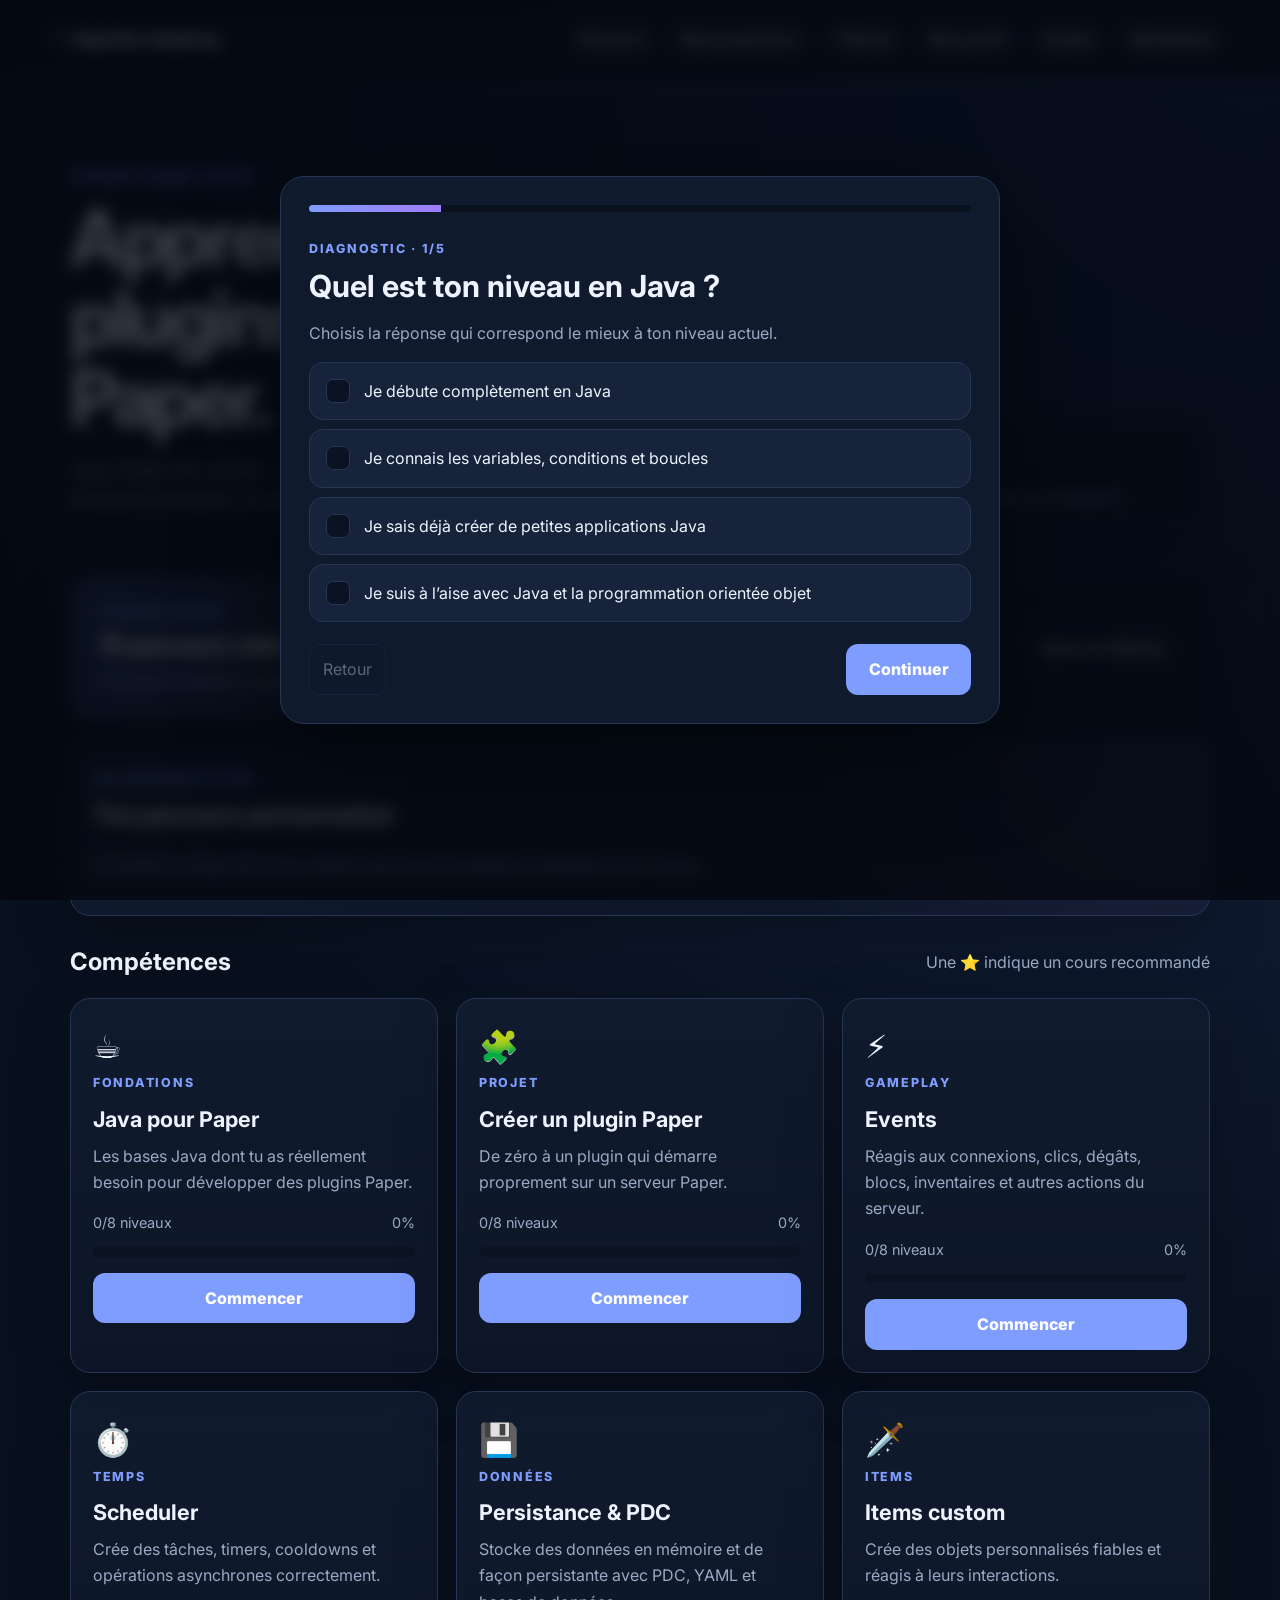
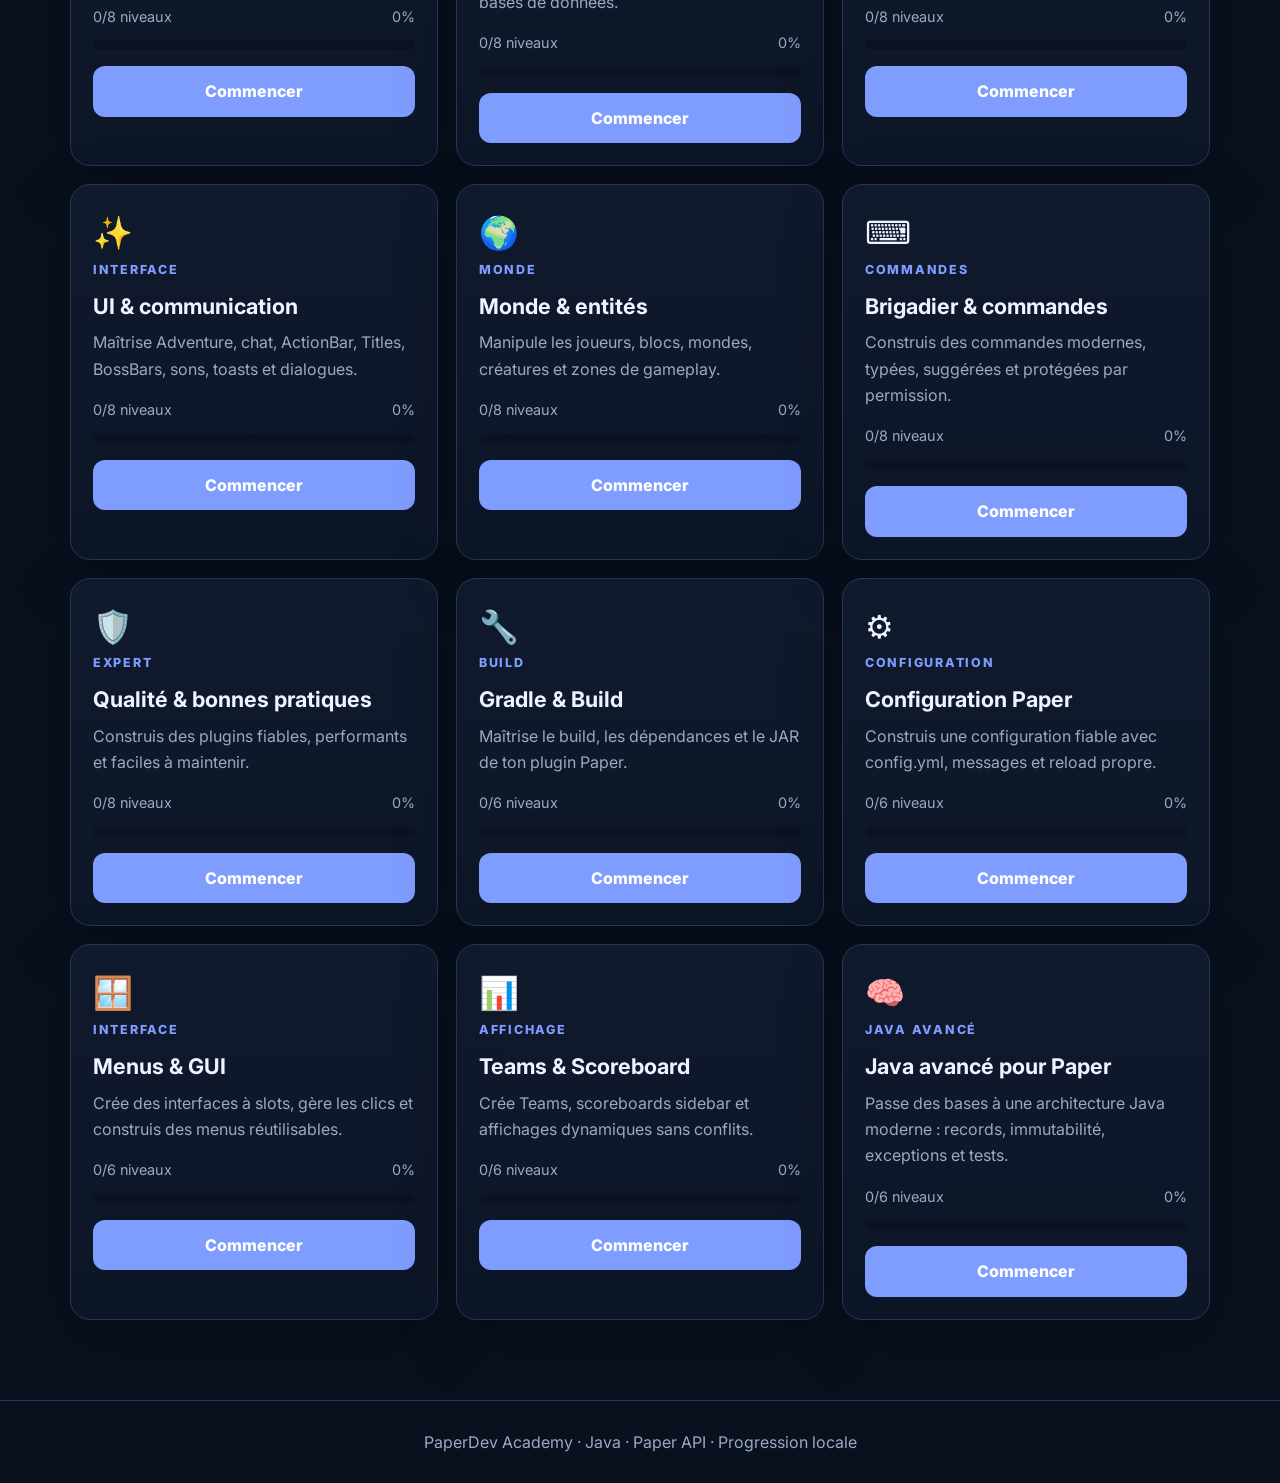
<file: index.html>
<!doctype html>
<html lang="fr">
<head>
  <meta charset="utf-8">
  <meta name="viewport" content="width=device-width, initial-scale=1">
  <meta name="description" content="Plateforme interactive pour apprendre à développer des plugins Minecraft Paper en Java.">
  <title>PaperDev Academy</title>
  <link rel="icon" type="image/svg+xml" href="paperdev-icon.svg">
  <link rel="stylesheet" href="styles.css">
  <link rel="stylesheet" href="dashboard.css">
  <link rel="stylesheet" href="badge-style.css">
  <link rel="stylesheet" href="course-depth.css">
  <link rel="stylesheet" href="ui-polish.css">
</head>
<body>
  <header class="topbar">
    <a class="brand" href="#">⛏️ PaperDev Academy</a>
    <nav>
      <button class="nav-btn" data-view="home">Parcours</button>
      <button class="nav-btn" data-view="progress">Ma progression</button>
      <button class="nav-btn" data-view="themes">Thèmes</button>
      <button class="nav-btn" data-view="profile">Mon profil</button>
      <a class="nav-btn" href="guides.html">Guides</a>
      <button class="nav-btn" id="resetBtn">Réinitialiser</button>
    </nav>
  </header>
  <main>
    <section id="homeView" class="view">
      <section class="hero"><div><span class="eyebrow">APPRENTISSAGE PAPER</span><h1>Apprends à créer des plugins Minecraft Paper.</h1><p>Java, Paper API, events, scheduler, PDC, items, interfaces, monde, commandes Brigadier et bonnes pratiques. Le parcours s’adapte à ton niveau.</p></div><div class="hero-progress"><span id="overallLabel">0 niveaux</span><div class="progress"><i id="overallBar"></i></div><small class="muted">Progression conservée dans ton navigateur</small></div></section>
      <section id="themePanel" class="theme-panel card" aria-labelledby="themeTitle"></section>
      <section id="recommendationPanel" class="card recommendation-panel"></section>
      <section><div class="section-head"><h2>Compétences</h2><span class="muted">Une ⭐ indique un cours recommandé</span></div><div id="skillGrid" class="skill-grid"></div></section>
    </section>
    <section id="themesView" class="view hidden"><section class="hero compact"><span class="eyebrow">PERSONNALISE TON PARCOURS</span><h1>Choisis un ou plusieurs thèmes.</h1><p>Tu peux modifier tes thèmes quand tu veux. Les cours déjà terminés restent enregistrés.</p></section><div class="card"><div id="themeChooser"></div><div class="theme-actions"><button class="nav-btn" id="selectAllThemes">Tout sélectionner</button><button class="primary compact-btn" id="saveThemes">Enregistrer</button></div></div></section>
    <section id="progressView" class="view hidden"><section class="hero compact"><span class="eyebrow">TON PARCOURS</span><h1>Progression et résultats</h1><p>Les niveaux validés, les objectifs et les badges sont réunis ici.</p></section><div id="statsGrid" class="stats-grid"></div><div id="courseProgress" class="card"></div><div class="card"><h2>Dernières validations</h2><div id="history"></div></div><div class="card badge-section"><div class="section-head"><div><span class="eyebrow">COLLECTION</span><h2>Badges</h2><p class="muted">Progression, séries de jours et défis créatifs.</p></div><span id="badgeCount" class="badge-count">0/10</span></div><div id="badgeGrid" class="badge-grid-v2"></div></div></section>
    <section id="profileView" class="view hidden"><section class="hero compact"><span class="eyebrow">TON PROFIL D'APPRENTISSAGE</span><h1>Ton diagnostic</h1><p>Ton profil évolue aussi grâce à tes réponses correctes dans les cours.</p></section><div id="profileContent"></div><button class="primary profile-retest" id="retakeBtn">Refaire le questionnaire</button></section>
    <section id="lessonView" class="view hidden"><div class="lesson-top"><button class="back-btn" id="backBtn">← Retour</button><div><span id="lessonSkill" class="eyebrow"></span><h1 id="lessonTitle"></h1></div><span id="lessonStatus" class="pill"></span></div><div class="lesson-layout"><aside class="lesson-sidebar card"><h3>Niveaux</h3><div id="levelList"></div></aside><article class="lesson-main card" id="lessonContent"></article></div></section>
  </main>
  <footer>PaperDev Academy · Java · Paper API · Progression locale</footer>
  <div id="onboarding" class="modal hidden" role="dialog" aria-modal="true" aria-labelledby="onboardingTitle"><div class="modal-backdrop"></div><div class="modal-card"><div class="modal-progress"><i id="onboardingBar"></i></div><span class="eyebrow" id="onboardingStepLabel">DIAGNOSTIC</span><h2 id="onboardingTitle">Quelques questions pour personnaliser tes cours</h2><p id="onboardingDescription" class="muted">Il n'y a pas de mauvaise réponse. Le résultat sert uniquement à te recommander des parcours.</p><div id="onboardingBody"></div><div class="modal-actions"><button class="nav-btn" id="onboardingBack" type="button">Retour</button><button class="primary compact-btn" id="onboardingNext" type="button">Continuer</button></div></div></div>
  <div id="toast" class="toast"></div>
  <script src="paper-data.js"></script>
  <script src="course-catalog-expanded.js"></script>
  <script src="course-dedup.js"></script>
  <script src="course-depth.js"></script>
  <script src="course-depth-extra.js"></script>
  <script src="course-depth-runtime.js"></script>
  <script src="app.js"></script>
  <script src="recommendations-engine.js"></script>
  <script src="recommendation-completion-fix.js"></script>
  <script src="questionnaire-fix.js"></script>
  <script src="badges.js"></script>
  <script src="badges-fix.js"></script>
  <script src="progress-storage.js"></script>
  <script src="profile-learning.js"></script>
  <script src="badges-runtime-fix.js"></script>
  <script src="lesson-render-fix.js"></script>
</body>
</html>
</file>
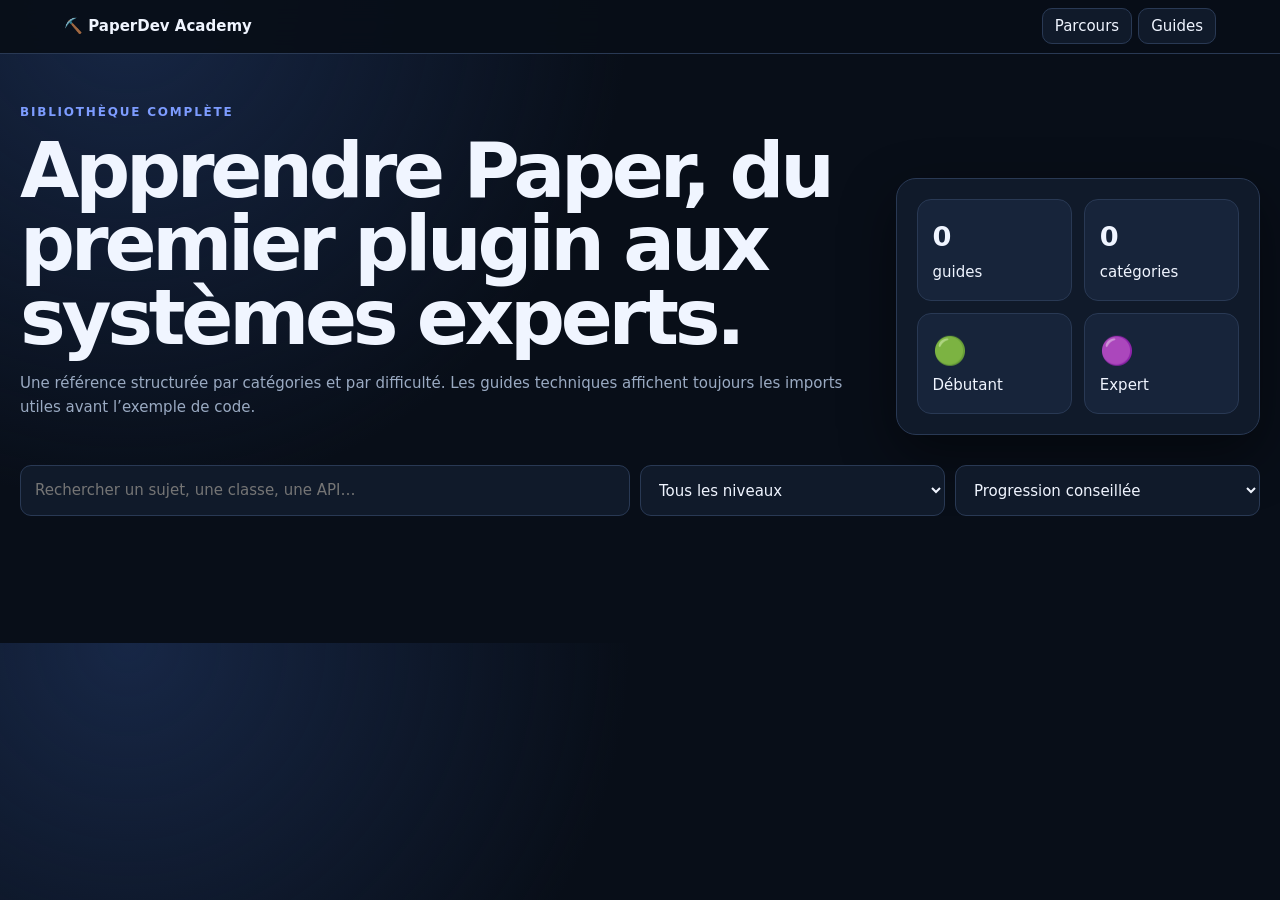
<file: guides-complete.html>
<!doctype html>
<html lang="fr">
<head>
<meta charset="utf-8">
<meta name="viewport" content="width=device-width,initial-scale=1">
<meta name="description" content="Bibliothèque complète de guides Minecraft Paper, classée du débutant à l'expert, avec imports utiles pour chaque guide.">
<title>Bibliothèque complète — PaperDev Academy</title>
<style>
:root{--bg:#080e18;--panel:#101a2a;--panel2:#17243a;--text:#f0f5ff;--muted:#9aaac2;--line:#293954;--accent:#7d9cff;--green:#62dfa5;--blue:#80a9ff;--yellow:#ffd65a;--purple:#c7a0ff;--shadow:0 20px 55px #0007}*{box-sizing:border-box}body{margin:0;background:radial-gradient(circle at 10% 0,#172746,transparent 38%),var(--bg);color:var(--text);font:15px/1.65 system-ui,-apple-system,Segoe UI,sans-serif}button,input,select{font:inherit}.top{position:sticky;top:0;z-index:10;background:#080e18eF;backdrop-filter:blur(12px);border-bottom:1px solid var(--line);padding:14px 5vw;display:flex;justify-content:space-between;align-items:center;gap:14px}.brand{font-weight:900}.nav a{color:var(--text);text-decoration:none;border:1px solid var(--line);background:var(--panel);padding:8px 12px;border-radius:10px;margin-left:6px}.wrap{max-width:1300px;margin:auto;padding:45px 20px 90px}.hero{display:grid;grid-template-columns:1.4fr .6fr;gap:25px;align-items:end}.eyebrow{font-size:.75rem;letter-spacing:.15em;font-weight:900;color:var(--accent)}h1{font-size:clamp(2.6rem,6vw,5.6rem);line-height:.96;letter-spacing:-.055em;margin:10px 0 16px}p{color:var(--muted)}.stats{background:var(--panel);border:1px solid var(--line);border-radius:20px;padding:20px;box-shadow:var(--shadow);display:grid;grid-template-columns:1fr 1fr;gap:12px}.stat{background:var(--panel2);border:1px solid var(--line);padding:15px;border-radius:14px}.stat b{display:block;font-size:1.7rem}.toolbar{display:grid;grid-template-columns:1.4fr .7fr .7fr;margin:30px 0 18px;gap:10px}.field{background:var(--panel);color:var(--text);border:1px solid var(--line);padding:12px 14px;border-radius:11px;outline:none}.field:focus{border-color:var(--accent)}.cats{display:flex;gap:8px;overflow:auto;padding:3px 0 16px}.catbtn{white-space:nowrap;background:var(--panel);border:1px solid var(--line);color:var(--muted);padding:8px 12px;border-radius:999px}.catbtn.active{color:var(--text);border-color:var(--accent);background:var(--panel2)}.section{margin:30px 0}.section h2{margin:0 0 4px}.section .sub{margin:0 0 14px}.grid{display:grid;grid-template-columns:repeat(auto-fill,minmax(285px,1fr));gap:14px}.card{background:linear-gradient(180deg,#111d30,#0c1523);border:1px solid var(--line);border-radius:17px;padding:18px;min-height:245px;display:flex;flex-direction:column;box-shadow:var(--shadow);transition:.2s}.card:hover{transform:translateY(-2px);border-color:#4d6182}.tag{font-weight:800;font-size:.75rem;padding:4px 8px;border-radius:999px;width:max-content;border:1px solid var(--line)}.tag.beginner{color:var(--green)}.tag.intermediate{color:var(--blue)}.tag.advanced{color:var(--yellow)}.tag.expert{color:var(--purple)}.card h3{margin:14px 0 8px;line-height:1.2}.card p{margin:0}.meta{margin-top:auto;padding-top:15px;color:#b8c5d7;font-size:.82rem}.read{margin-top:10px;background:var(--accent);color:#fff;border:0;border-radius:10px;padding:10px;font-weight:800}.hidden{display:none!important}.reader{position:fixed;inset:0;background:var(--bg);z-index:50;overflow:auto}.reader-inner{max-width:1050px;margin:auto;padding:20px}.reader-head{display:flex;justify-content:space-between;align-items:center;gap:10px;margin-bottom:18px}.back{background:var(--panel);color:var(--text);border:1px solid var(--line);padding:9px 12px;border-radius:10px}.article{background:var(--panel);border:1px solid var(--line);border-radius:20px;padding:30px;box-shadow:var(--shadow)}.article h1{font-size:clamp(2rem,5vw,3.6rem);margin:0 0 12px}.article h2{margin-top:30px;border-bottom:1px solid var(--line);padding-bottom:7px}.article h3{margin-top:24px}.article li{color:#d7e1ef}.article pre{background:#060b13;border:1px solid var(--line);padding:17px;border-radius:12px;overflow:auto;font:13px/1.65 ui-monospace,SFMono-Regular,Consolas,monospace}.callout{border-left:4px solid var(--accent);background:var(--panel2);padding:14px 16px;border-radius:0 12px 12px 0}.imports{border-color:var(--green)}.check{background:var(--panel2);padding:10px 12px;border-radius:9px;margin:6px 0}.navguides{display:flex;justify-content:space-between;gap:8px;margin-top:28px;padding-top:18px;border-top:1px solid var(--line)}.navguides button{background:var(--panel2);color:var(--text);border:1px solid var(--line);padding:9px 12px;border-radius:10px}@media(max-width:820px){.hero,.toolbar{grid-template-columns:1fr}.nav{display:none}.article{padding:20px}}
</style>
</head>
<body>
<header class="top"><div class="brand">⛏️ PaperDev Academy</div><nav class="nav"><a href="index.html">Parcours</a><a href="guides.html">Guides</a></nav></header>
<main class="wrap" id="library">
<section class="hero"><div><span class="eyebrow">BIBLIOTHÈQUE COMPLÈTE</span><h1>Apprendre Paper, du premier plugin aux systèmes experts.</h1><p>Une référence structurée par catégories et par difficulté. Les guides techniques affichent toujours les imports utiles avant l’exemple de code.</p></div><aside class="stats"><div class="stat"><b id="count">0</b><span>guides</span></div><div class="stat"><b id="catcount">0</b><span>catégories</span></div><div class="stat"><b>🟢</b><span>Débutant</span></div><div class="stat"><b>🟣</b><span>Expert</span></div></aside></section>
<div class="toolbar"><input id="search" class="field" placeholder="Rechercher un sujet, une classe, une API…"><select id="level" class="field"><option value="all">Tous les niveaux</option><option value="beginner">🟢 Débutant</option><option value="intermediate">🔵 Intermédiaire</option><option value="advanced">🟡 Avancé</option><option value="expert">🟣 Expert</option></select><select id="sort" class="field"><option value="level">Progression conseillée</option><option value="az">A → Z</option><option value="za">Z → A</option></select></div>
<div id="cats" class="cats"></div><div id="content"></div><div id="empty" class="callout hidden">Aucun guide trouvé.</div>
</main>
<section id="reader" class="reader hidden"><div class="reader-inner"><div class="reader-head"><button class="back" id="back">← Retour</button><span id="rlevel" class="tag"></span></div><article id="article" class="article"></article></div></section>
<script>
const BASE_IMPORTS={java:['java.util.*;'],build:['org.gradle.api.*;'],paper:['org.bukkit.plugin.java.JavaPlugin;'],events:['org.bukkit.event.*;','org.bukkit.event.player.*;'],scheduler:['org.bukkit.Bukkit;','org.bukkit.scheduler.*;'],data:['java.util.*;','org.bukkit.NamespacedKey;','org.bukkit.persistence.*;'],config:['org.bukkit.configuration.file.FileConfiguration;'],items:['org.bukkit.Material;','org.bukkit.inventory.ItemStack;','org.bukkit.inventory.meta.ItemMeta;'],ui:['net.kyori.adventure.text.Component;','net.kyori.adventure.title.Title;','net.kyori.adventure.bossbar.BossBar;'],world:['org.bukkit.Location;','org.bukkit.World;','org.bukkit.block.Block;'],entities:['org.bukkit.entity.Entity;','org.bukkit.entity.Player;'],inventory:['org.bukkit.inventory.Inventory;','org.bukkit.event.inventory.InventoryClickEvent;'],commands:['com.mojang.brigadier.*;','com.mojang.brigadier.builder.*;','com.mojang.brigadier.arguments.*;'],permissions:['org.bukkit.entity.Player;'],teams:['org.bukkit.scoreboard.*;'],performance:['org.bukkit.Bukkit;','org.bukkit.scheduler.BukkitTask;'],testing:['org.junit.jupiter.api.*;'],database:['java.sql.*;'],nms:['org.bukkit.entity.Player;'],deployment:['org.bukkit.plugin.java.JavaPlugin;']};
const topics={
java:['Variables et types','Conditions et boucles','Méthodes','Classes et objets','Constructeurs','Encapsulation','Collections List','Collections Set','Collections Map','Generics','UUID et identité joueur','Enums','Interfaces','Polymorphisme','Lambdas','Streams','Optional','Exceptions','Stacktraces','Logger et diagnostic','Fichiers Java','Dates et Duration','Records Java','Pattern matching','Architecture Java pour plugin'],
build:['Installer le JDK','Créer un projet Gradle','Créer un projet Maven','Structure src/main','Configurer paper-api','Comprendre compileOnly','Comprendre implementation','Repositories','Tasks Gradle','Build local','JAR final','Ressources du plugin','Versionnement','Shading','Relocation','Dépendances optionnelles','Multi-modules','Build reproductible'],
paper:['Premier JavaPlugin','onEnable','onDisable','Métadonnées du plugin','paper-plugin.yml','Chargement de configuration','Enregistrer un listener','Organiser les packages','Services personnalisés','Injection par constructeur','Gestion du cycle de vie','Dépendances entre plugins','PluginManager','Logger du plugin','Arrêt propre','Initialisation robuste','Plugin API vs implémentation'],
events:['Premier Listener','@EventHandler','PlayerJoinEvent','PlayerQuitEvent','BlockBreakEvent','BlockPlaceEvent','PlayerInteractEvent','EntityDamageEvent','EntityDeathEvent','InventoryClickEvent','InventoryCloseEvent','Cancellable','EventPriority','LOWEST et HIGHEST','MONITOR','Filtrage d’event','Events et services','Événements custom','Événements asynchrones','Architecture événementielle'],
scheduler:['Comprendre les ticks','20 TPS','runTask','runTaskLater','runTaskTimer','BukkitRunnable','Compteur','Compte à rebours','Cooldown','BukkitTask','Annuler une tâche','Tâches par joueur','Async','Retour sync','I/O asynchrone','Concurrence','Planificateur centralisé','Gestion du cycle de vie'],
data:['HashMap runtime','Cache joueur','PersistentDataContainer','NamespacedKey','PDC sur item','PDC sur joueur','Metadata','Configuration vs données','YAML simple','Fichier de données','JSON','Sérialisation','Repository','Service de données','SQLite','Connexion SQL','Requêtes préparées','Migrations','Cache + DB','Sauvegarde au shutdown','Chargement à la connexion'],
config:['config.yml','Valeurs par défaut','getString','getInt','getBoolean','Listes YAML','Sections','Fichier messages.yml','Fichier menus.yml','Reload','Reload sécurisé','Configuration typée','Validation de config','Valeurs manquantes','Documentation config'],
items:['Créer un ItemStack','ItemMeta','displayName','Lore','Enchantements','ItemFlags','CustomModelData','PersistentDataContainer','NamespacedKey item','ItemFactory','Reconnaître un item','Clic droit','Clic gauche','Durabilité','Quantité','Inventaire plein','Objets liés à une quête','Objets de capacité','Factory + service','Item custom complet'],
ui:['Component','Couleurs Adventure','Décorations','Append','MiniMessage','Chat interactif','ClickEvent','HoverEvent','ActionBar','Title','Title.Times','Clear Title','BossBar','BarColor','BarStyle','BossBar dynamique','Sons','Toasts et advancements','Dialogues','Choix dans un dialogue','UI multi-canal'],
world:['Location','World','Chunk','Block','Material','Téléportation','Zones','Ray tracing','Recherche locale','Blocs voisins','Modification de blocs','Mondes multiples','Weather','Time','Explosion','Protection de zone','Édition massive','Optimiser une zone','ZoneManager'],
entities:['Entity','Player','Zombie','ArmorStand','Projectile','Spawn','Despawn','CustomName','Glowing','Potion effects','Attributs','Equipment','Targeting','Nearby entities','Raycast','Entités persistantes','Boss custom','MobManager','Nettoyage des entités'],
inventory:['Créer un Inventory','Titre de menu','Slots','Item bouton','InventoryClickEvent','RawSlot vs Slot','DragEvent','InventoryCloseEvent','Menu personnalisé','Menu abstrait','Navigation entre menus','Pagination','Confirmations','Boutons de page','Boutique','Enchantement GUI','Inventaire custom avancé'],
commands:['Brigadier arbre','LiteralArgumentBuilder','RequiredArgumentBuilder','StringArgumentType','IntegerArgumentType','Booléens','Arguments optionnels','CommandContext','Suggestions','Suggestions dynamiques','Players en suggestion','Permissions de branche','Source console','Source joueur','Sous-commandes','Alias','Commande complexe','Architecture MainCommand','CommandService','Validation d’arguments'],
permissions:['hasPermission','Permission node','Permissions de commande','Permissions admin','Permissions par fonctionnalité','Console et permissions','Permissions dynamiques','Groupes externes','Permissions optionnelles','Deny by default'],
teams:['Scoreboard','Team','Créer une Team','Ajouter un joueur','Retirer un joueur','Couleur de Team','Nametag','Collision','Friendly fire','Teams et mini-jeu','Scoreboard personnel','Scoreboard global','Objectif','Entries','Lignes dynamiques'],
performance:['Thread principal','Coût d’un tick','Boucles joueurs','Boucles entités','Recherche locale','Cache','Fréquence des tâches','Éviter les allocations','Async','SQL non bloquant','Chunks','Édition massive','BossBar efficace','Scoreboard efficace','Profiling','Mesurer avant d’optimiser','Fuites de tâches','Fuites de références'],
testing:['Tests unitaires Java','JUnit 5','Tester un service','Tester PlayerData','Tester validation','Mocks','Tests d’intégration','Serveur de test','Régression','Test après mise à jour'],
database:['JDBC','SQLite','Connection','PreparedStatement','ResultSet','Transactions','Batch','Schema','Migration','Index','Pool de connexions','Async SQL','Repository SQL','Cache DB','Gestion d’erreurs'],
nms:['Quand éviter NMS','Comprendre net.minecraft','Isolation NMS','Adaptateur par version','Packets','Intérêt des packets','Composants non exposés','Risques de mise à jour','Détecter une version','Abstraction NMS'],
deployment:['Build release','Version du plugin','Journalisation release','Serveur de staging','Test avant prod','Sauvegarde des données','Rollback','Git tags','Changelog','Artifact JAR','Publication','Compatibilité de version']
};
const CAT_META={java:['☕','Java pour Paper'],build:['🛠️','Gradle, Maven & projet'],paper:['🧩','Base Paper'],events:['⚡','Events'],scheduler:['⏱️','Scheduler'],data:['💾','Données & PDC'],config:['⚙️','Configuration'],items:['🗡️','Items custom'],ui:['✨','UI & communication'],world:['🌍','Monde & blocs'],entities:['🐺','Entités & joueurs'],inventory:['🎒','Inventaires & menus'],commands:['⌨️','Brigadier & commandes'],permissions:['🛡️','Permissions'],teams:['🏳️','Teams & Scoreboards'],performance:['🚀','Performance'],testing:['🧪','Tests'],database:['🗄️','SQL & bases de données'],nms:['🔧','NMS & internals'],deployment:['📦','Build & publication']};
const pattern=topic=>{let l;if(/Premier|Installer|Variables|ticks|Stack|Basic|Location|Player$|Créer|Comprendre|JUnit|JDBC|hasPermission|Scoreboard|HashMap|config\.yml|Component$|LiteralArgumentBuilder|Quand éviter|Build release/.test(topic))l='beginner';else if(/Classes|Méthodes|Collections|PDC|ItemMeta|ActionBar|Title$|BossBar$|Spawn|Inventory|Suggestions|Prepared|Team|Async|Tests|Migration|Version du/.test(topic))l='intermediate';else if(/Architecture|Dynamic|dynamique|transactions|Profiling|Isolation|Adaptateur|Pool|Pagination|Multi|Ray|Protection|Custom|Rollback|Édition|NMS|Shading|Relocation/.test(topic))l='advanced';else l='expert';return l};
const descriptions={beginner:'Apprends les bases pas à pas avec des exemples simples et directement réutilisables dans un plugin Paper.',intermediate:'Passe à des systèmes plus structurés : plusieurs classes, interactions d’API et cas réels de plugin.',advanced:'Travaille sur des systèmes plus complexes, leurs contraintes et leur architecture.',expert:'Sujets réservés aux plugins importants : internals, optimisation, compatibilité, architecture et problèmes difficiles.'};
const guides=[];Object.entries(topics).forEach(([cat,arr])=>arr.forEach((topic,i)=>{let level=pattern(topic);let imports=BASE_IMPORTS[cat]||['// Ajouter les imports de l’API utilisée dans ce guide.'];guides.push({id:cat+'-'+i,cat,level,title:topic,desc:descriptions[level],imports,code:sample(cat,topic,level)}));}));
function sample(cat,topic,level){const common={java:`public final class Example {\n    private int value;\n\n    public void add(int amount) {\n        value += amount;\n    }\n}`,build:`dependencies {\n    compileOnly("io.papermc.paper:paper-api:VERSION")\n}`,paper:`public final class MonPlugin extends JavaPlugin {\n    @Override\n    public void onEnable() {\n        getLogger().info("Plugin activé");\n    }\n}`,events:`@EventHandler\npublic void onEvent(PlayerJoinEvent event) {\n    Player player = event.getPlayer();\n    player.sendMessage(Component.text("Bienvenue"));\n}`,scheduler:`Bukkit.getScheduler().runTaskTimer(plugin, () -> {\n    // tâche périodique\n}, 0L, 20L);`,data:`NamespacedKey key = new NamespacedKey(plugin, "example");\nplayer.getPersistentDataContainer().set(key, PersistentDataType.INTEGER, 1);`,config:`int value = plugin.getConfig().getInt("settings.value", 10);`,items:`ItemStack item = new ItemStack(Material.DIAMOND);\nItemMeta meta = item.getItemMeta();\nmeta.displayName(Component.text("Objet custom"));\nitem.setItemMeta(meta);`,ui:`player.showTitle(Title.title(\n    Component.text("Titre"),\n    Component.text("Sous-titre")\n));`,world:`Location target = new Location(world, 0.5, 70, 0.5);\nblock.setType(Material.GOLD_BLOCK);`,entities:`Zombie zombie = world.spawn(location, Zombie.class);\nzombie.customName(Component.text("Garde"));`,inventory:`Inventory menu = Bukkit.createInventory(null, 27, Component.text("Menu"));\nplayer.openInventory(menu);`,commands:`LiteralArgumentBuilder<CommandSourceStack> root =\n    LiteralArgumentBuilder.literal("monplugin");`,permissions:`if (!player.hasPermission("monplugin.admin")) {\n    return;\n}`,teams:`Team team = scoreboard.getTeam("red");\nif (team == null) team = scoreboard.registerNewTeam("red");`,performance:`// Mesurer avant d’optimiser.\n// Limiter la fréquence et le volume de travail.`,testing:`@Test\nvoid example() {\n    assertTrue(2 + 2 == 4);\n}`,database:`try (PreparedStatement ps = connection.prepareStatement(\n    "SELECT * FROM players WHERE uuid = ?")) {\n    ps.setString(1, uuid.toString());\n}`,nms:`// Isoler l’implémentation NMS derrière un adaptateur.\npublic interface NmsAdapter {\n    void apply(Player player);\n}`,deployment:`./gradlew clean build\n# build/libs/MonPlugin.jar`};return common[cat]||`// Exemple consacré à : ${topic}\n// Niveau : ${level}\n// Voir les imports ci-dessus.`}
const LEVEL={beginner:['Débutant','beginner','🟢'],intermediate:['Intermédiaire','intermediate','🔵'],advanced:['Avancé','advanced','🟡'],expert:['Expert','expert','🟣']};
let cat='all',items=[...guides];
function esc(s){return String(s).replace(/[&<>"']/g,c=>({'&':'&amp;','<':'&lt;','>':'&gt;','"':'&quot;',"'":'&#039;'}[c]));}
function renderTabs(){document.getElementById('cats').innerHTML=[['all','✦','Tous'],...Object.entries(CAT_META).map(([id,m])=>[id,m[0],m[1]])].map(x=>`<button class="catbtn ${cat===x[0]?'active':''}" data-cat="${x[0]}">${x[1]} ${x[2]}</button>`).join('');document.querySelectorAll('[data-cat]').forEach(b=>b.onclick=()=>{cat=b.dataset.cat;render();});}
function filtered(){let q=document.getElementById('search').value.trim().toLowerCase(),lv=document.getElementById('level').value;let out=guides.filter(g=>(cat==='all'||g.cat===cat)&&(lv==='all'||g.level===lv)&&(!q||`${g.title} ${g.desc} ${g.cat} ${g.imports.join(' ')}`.toLowerCase().includes(q)));let sort=document.getElementById('sort').value;const rank={beginner:0,intermediate:1,advanced:2,expert:3};if(sort==='level')out.sort((a,b)=>rank[a.level]-rank[b.level]||a.title.localeCompare(b.title,'fr'));if(sort==='az')out.sort((a,b)=>a.title.localeCompare(b.title,'fr'));if(sort==='za')out.sort((a,b)=>b.title.localeCompare(a.title,'fr'));return out;}
function render(){renderTabs();let out=filtered();document.getElementById('count').textContent=guides.length;document.getElementById('catcount').textContent=Object.keys(CAT_META).length;let root=document.getElementById('content');root.innerHTML='';if(!out.length){document.getElementById('empty').classList.remove('hidden');return}document.getElementById('empty').classList.add('hidden');let groups={};out.forEach(g=>(groups[g.cat]??=[]).push(g));Object.entries(groups).forEach(([id,arr])=>{let sec=document.createElement('section');sec.className='section';let meta=CAT_META[id];sec.innerHTML=`<h2>${meta[0]} ${meta[1]}</h2><p class="sub">${arr.length} guide${arr.length>1?'s':''} · progression du plus simple au plus avancé</p><div class="grid">${arr.map(g=>`<article class="card"><span class="tag ${g.level}">${LEVEL[g.level][2]} ${LEVEL[g.level][0]}</span><h3>${esc(g.title)}</h3><p>${g.desc}</p><div class="meta">${esc(meta[1])} · imports inclus</div><button class="read" data-id="${g.id}">Lire le guide →</button></article>`).join('')}</div>`;root.appendChild(sec);});document.querySelectorAll('[data-id]').forEach(b=>b.onclick=()=>open(b.dataset.id));}
function open(id){let g=guides.find(x=>x.id===id),m=CAT_META[g.cat],l=LEVEL[g.level],idx=guides.findIndex(x=>x.id===id);document.getElementById('rlevel').className=`tag ${g.level}`;document.getElementById('rlevel').textContent=`${l[2]} ${l[0]}`;document.getElementById('article').innerHTML=`<div class="eyebrow">${esc(m[1])}</div><h1>${esc(g.title)}</h1><p>${g.desc}</p><div class="callout"><strong>🎯 Objectif</strong><div>À la fin de ce guide, tu dois savoir expliquer le concept, reconnaître ses bons cas d’usage et l’intégrer proprement dans un plugin Paper.</div></div><h2>1. Comprendre</h2><p>Commence par isoler le rôle de cette API ou technique. Dans un plugin Paper, une fonctionnalité robuste repose sur des responsabilités claires : l’event ou la commande collecte le contexte, un service applique la logique et les données/UI sont mises à jour séparément.</p><p>${esc(g.title)} devient intéressant lorsque le comportement doit être réutilisable, configurable et testable. Ne copie pas un exemple sans comprendre ce qui appartient à Paper, à Java et à tes propres classes.</p><h2>2. Imports utiles</h2><div class="callout imports"><strong>Imports à prévoir</strong><pre><code>${g.imports.map(x=>'import '+x.replace(/;?$/,'')+';').join('\n')}</code></pre><p>Ces imports correspondent aux API utilisées dans l’exemple. Selon ton projet, ton package ou ta version de Paper, certains peuvent être à adapter.</p></div><h2>3. Exemple</h2><pre><code>${esc(g.code)}</code></pre><h2>4. Erreurs fréquentes</h2><div class="check">❌ Mettre toute la logique dans la classe principale.</div><div class="check">❌ Copier un exemple d'une autre version de Paper sans vérifier les signatures.</div><div class="check">❌ Confondre les classes fournies par Paper avec les classes personnalisées de ton plugin.</div><div class="check">❌ Faire du travail lourd sur le thread principal.</div><h2>5. Bonnes pratiques</h2><ul><li>Filtre les entrées tôt et vérifie les cas limites.</li><li>Garde les responsabilités séparées entre API, logique métier et stockage.</li><li>Privilégie l’API publique Paper/Adventure lorsque possible.</li><li>Ajoute les dépendances et imports nécessaires explicitement.</li><li>Teste sur la version exacte de Paper ciblée.</li></ul><div class="callout"><strong>🧠 Défi</strong><p>Reprends l’exemple et transforme-le en une fonctionnalité réellement réutilisable : crée une classe personnalisée dédiée, ajoute la configuration nécessaire, puis gère proprement son cycle de vie.</p></div><div class="navguides"><button id="prev">← Précédent</button><button id="next">Suivant →</button></div>`;document.getElementById('reader').classList.remove('hidden');document.getElementById('prev').onclick=()=>{if(idx>0)open(guides[idx-1].id)};document.getElementById('next').onclick=()=>{if(idx<guides.length-1)open(guides[idx+1].id)};}
document.getElementById('back').onclick=()=>document.getElementById('reader').classList.add('hidden');['search','level','sort'].forEach(id=>document.getElementById(id).addEventListener('input',render));render();
</script>
</body>
</html>
</file>
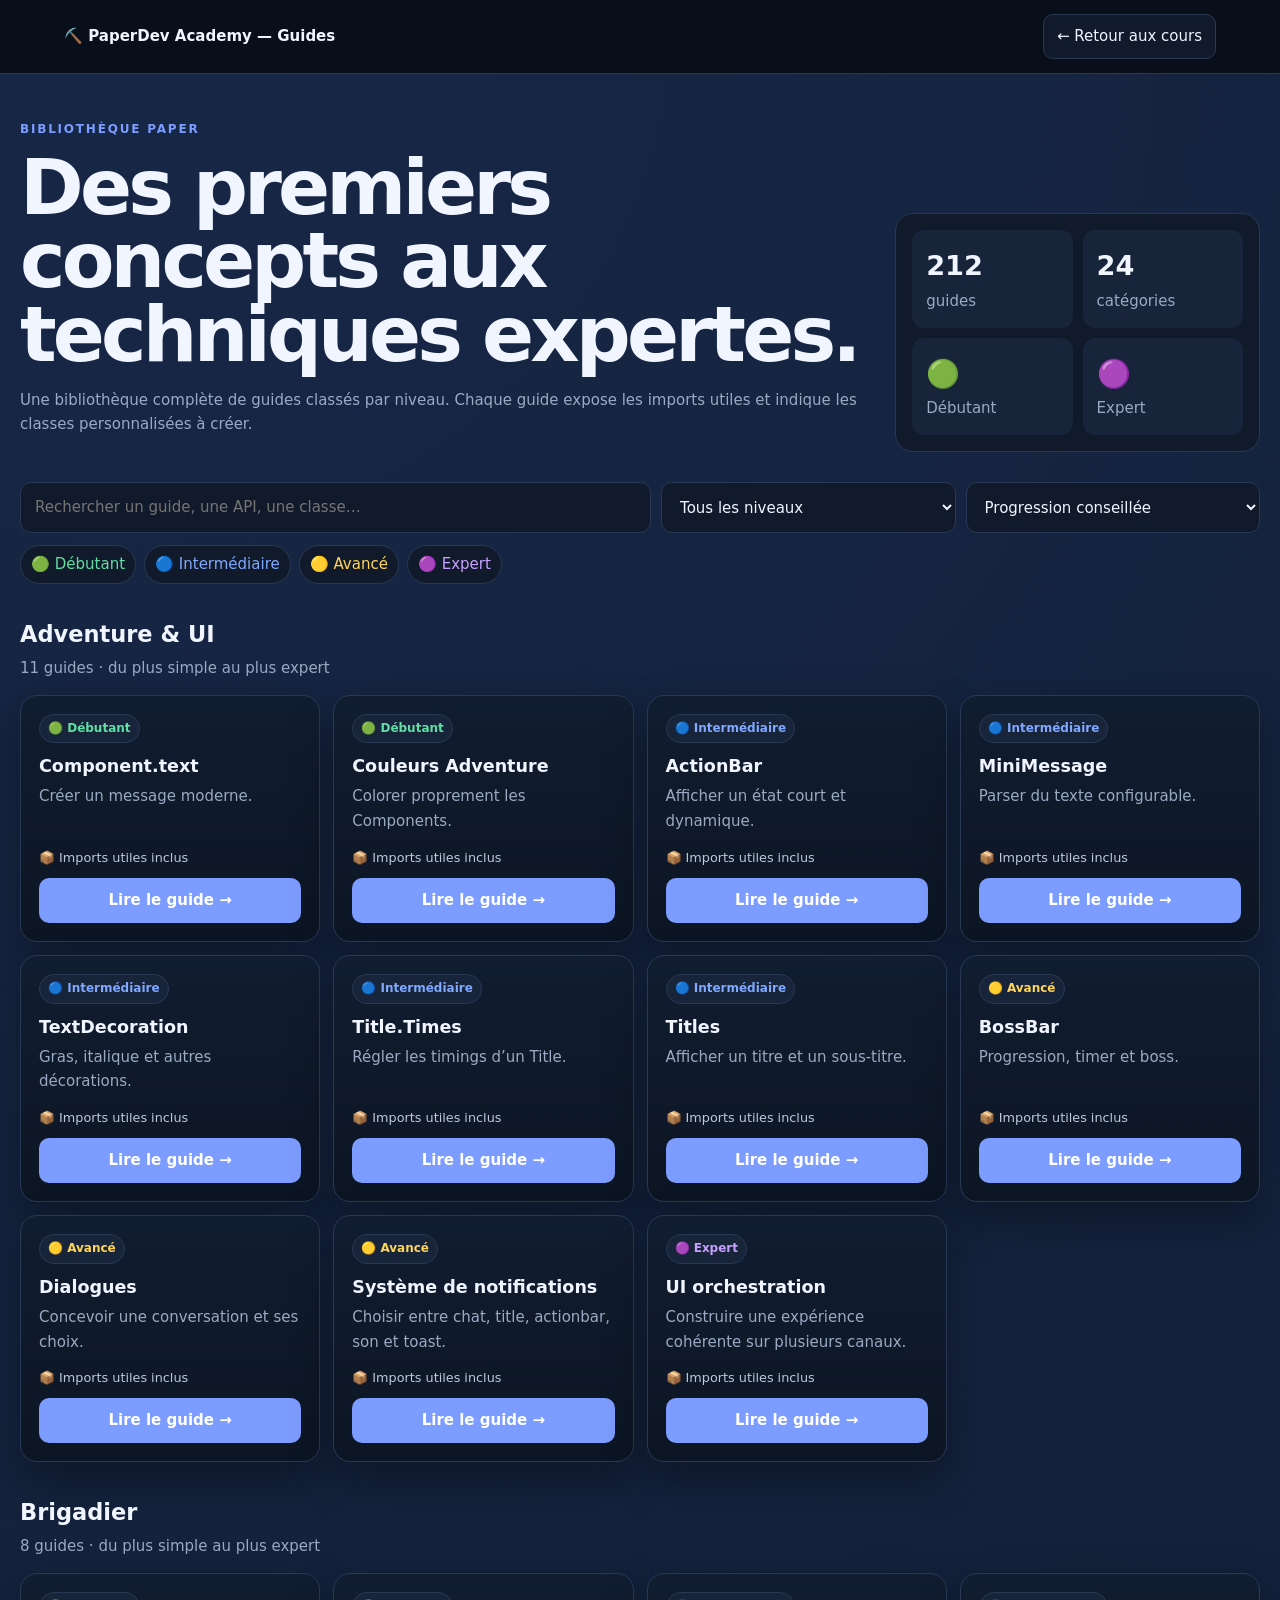
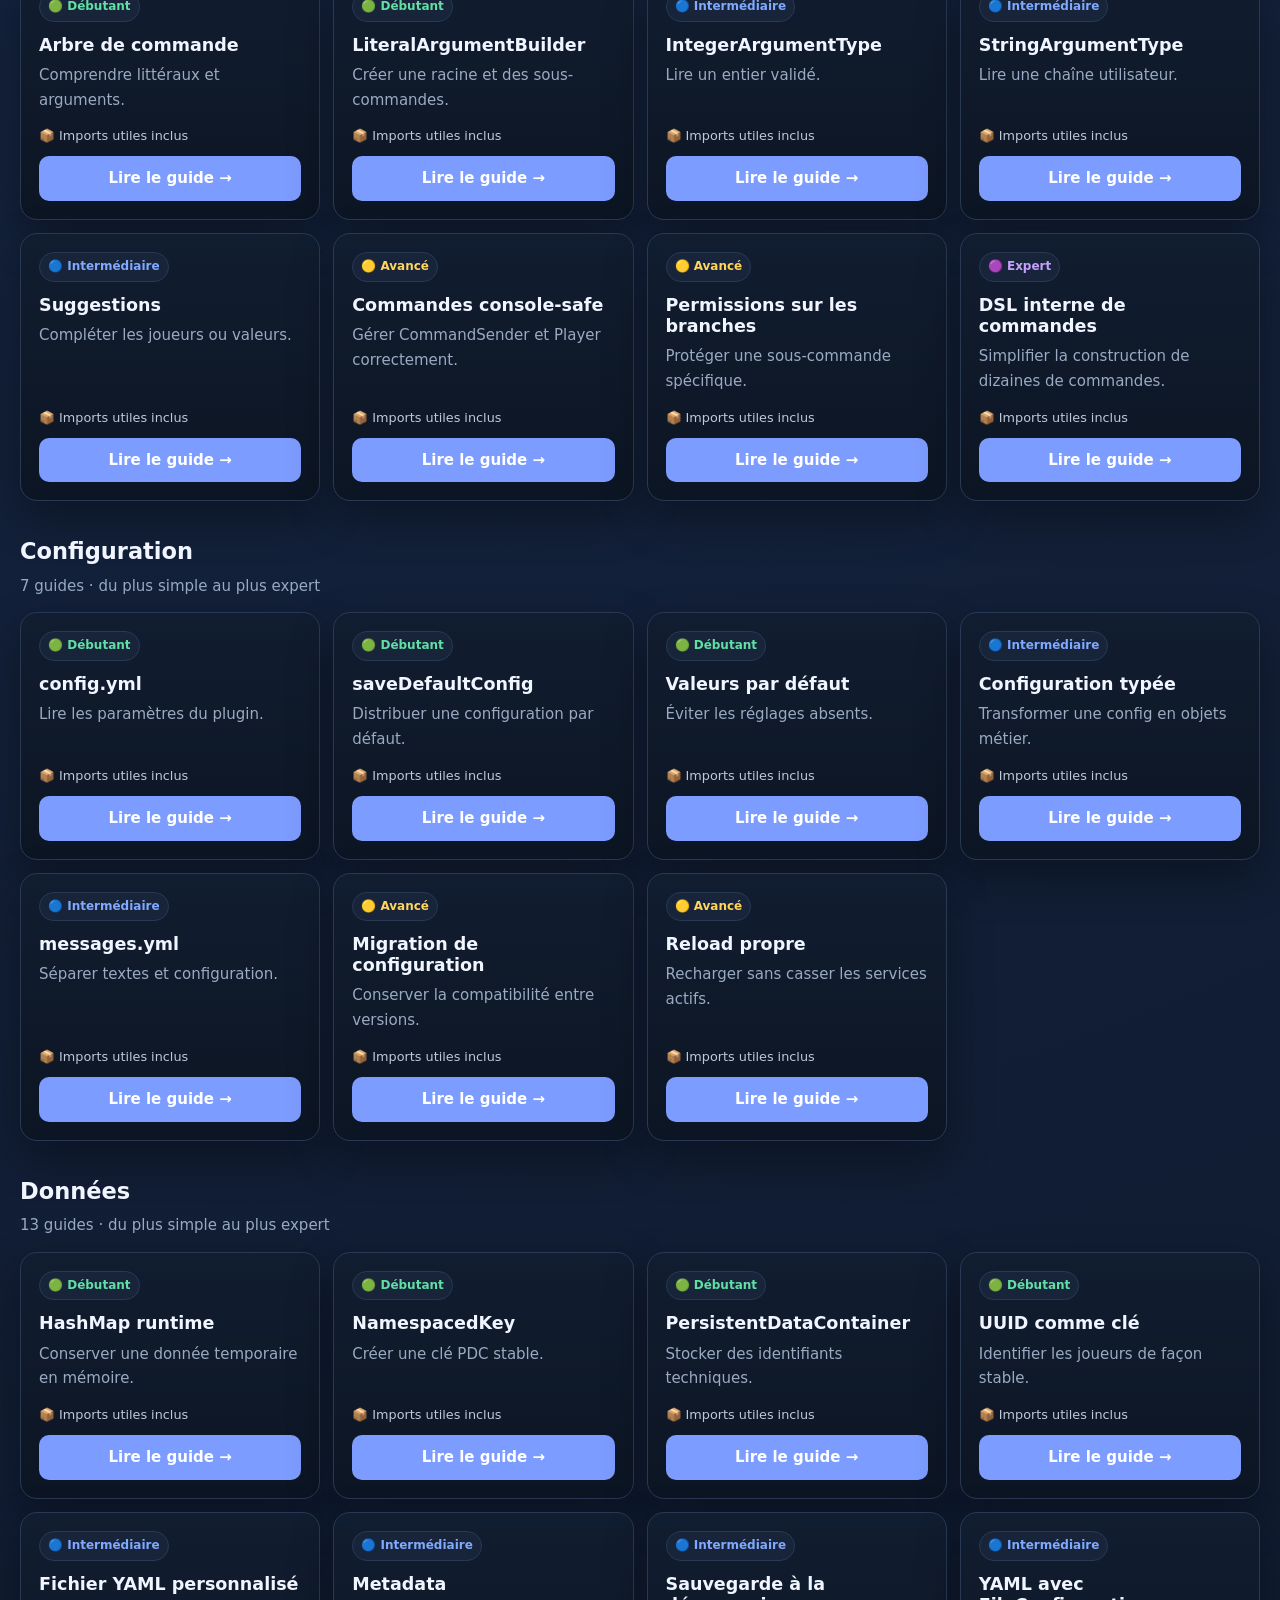
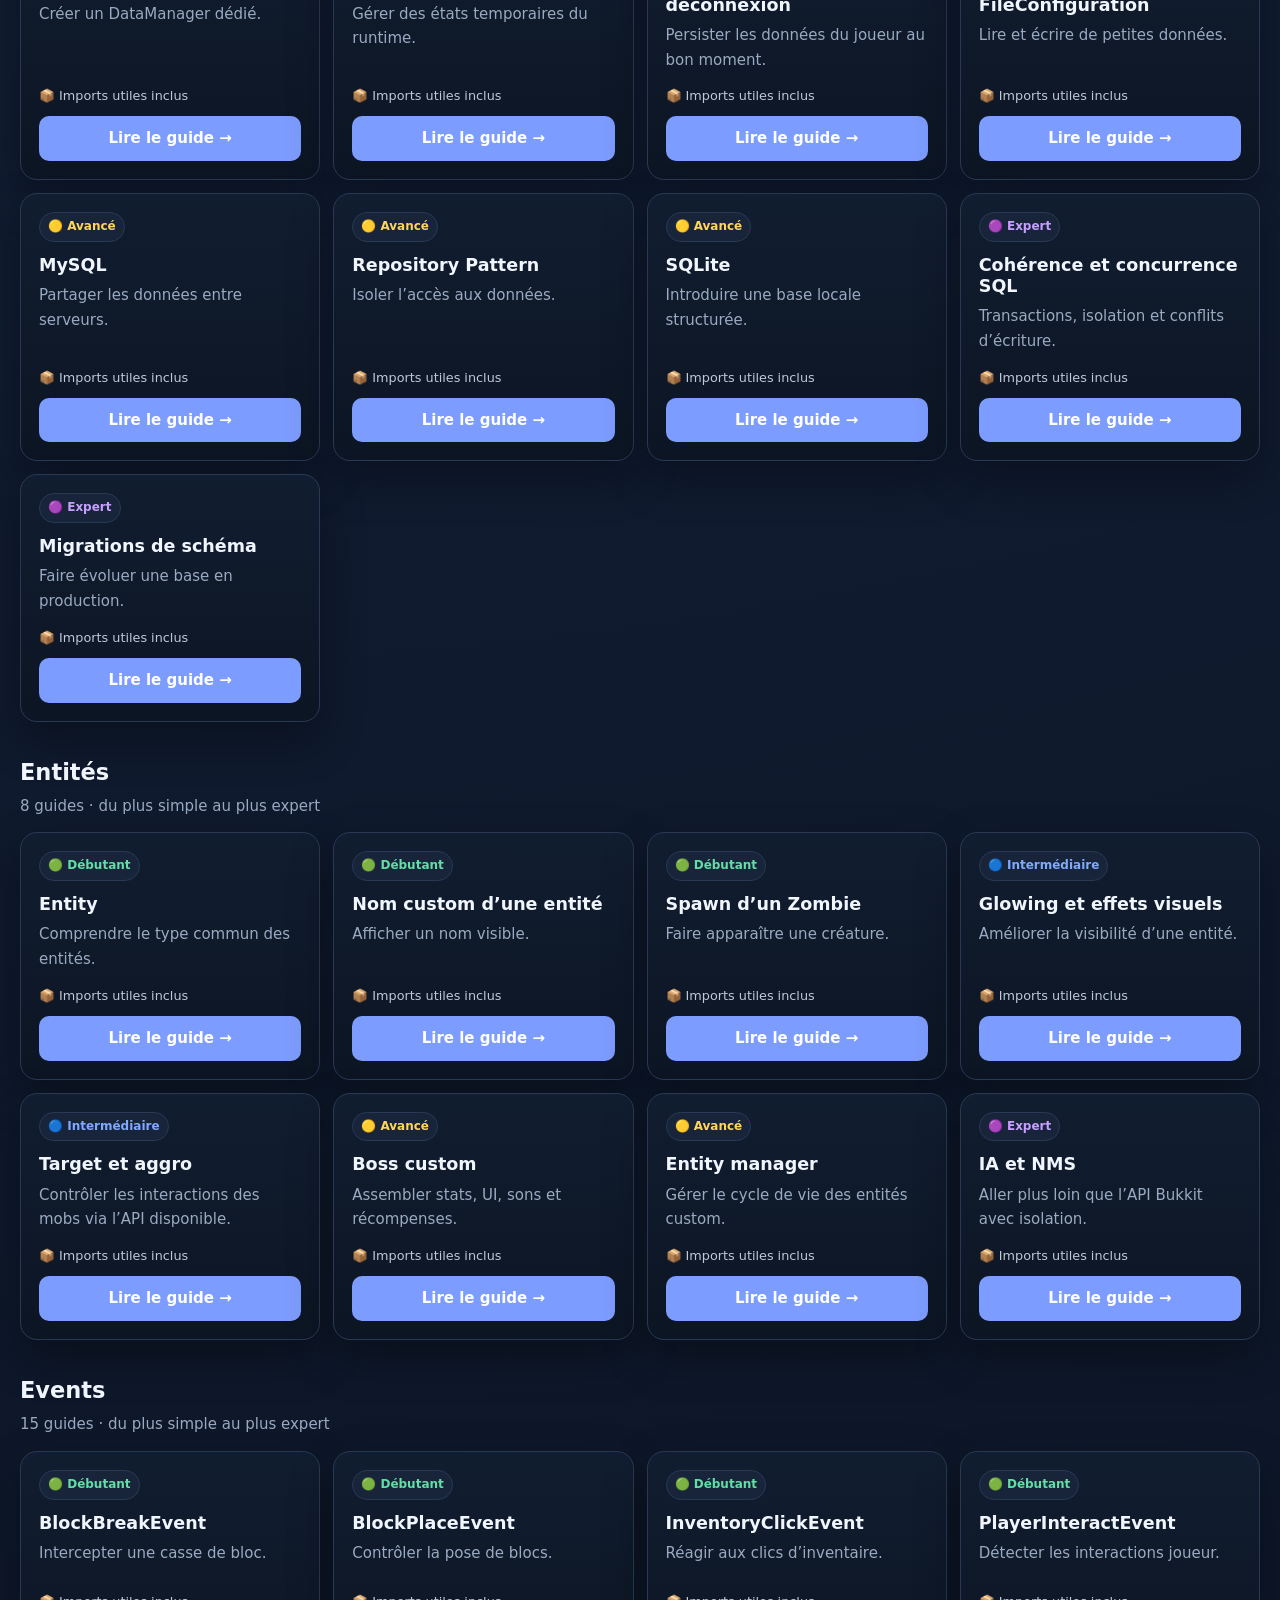
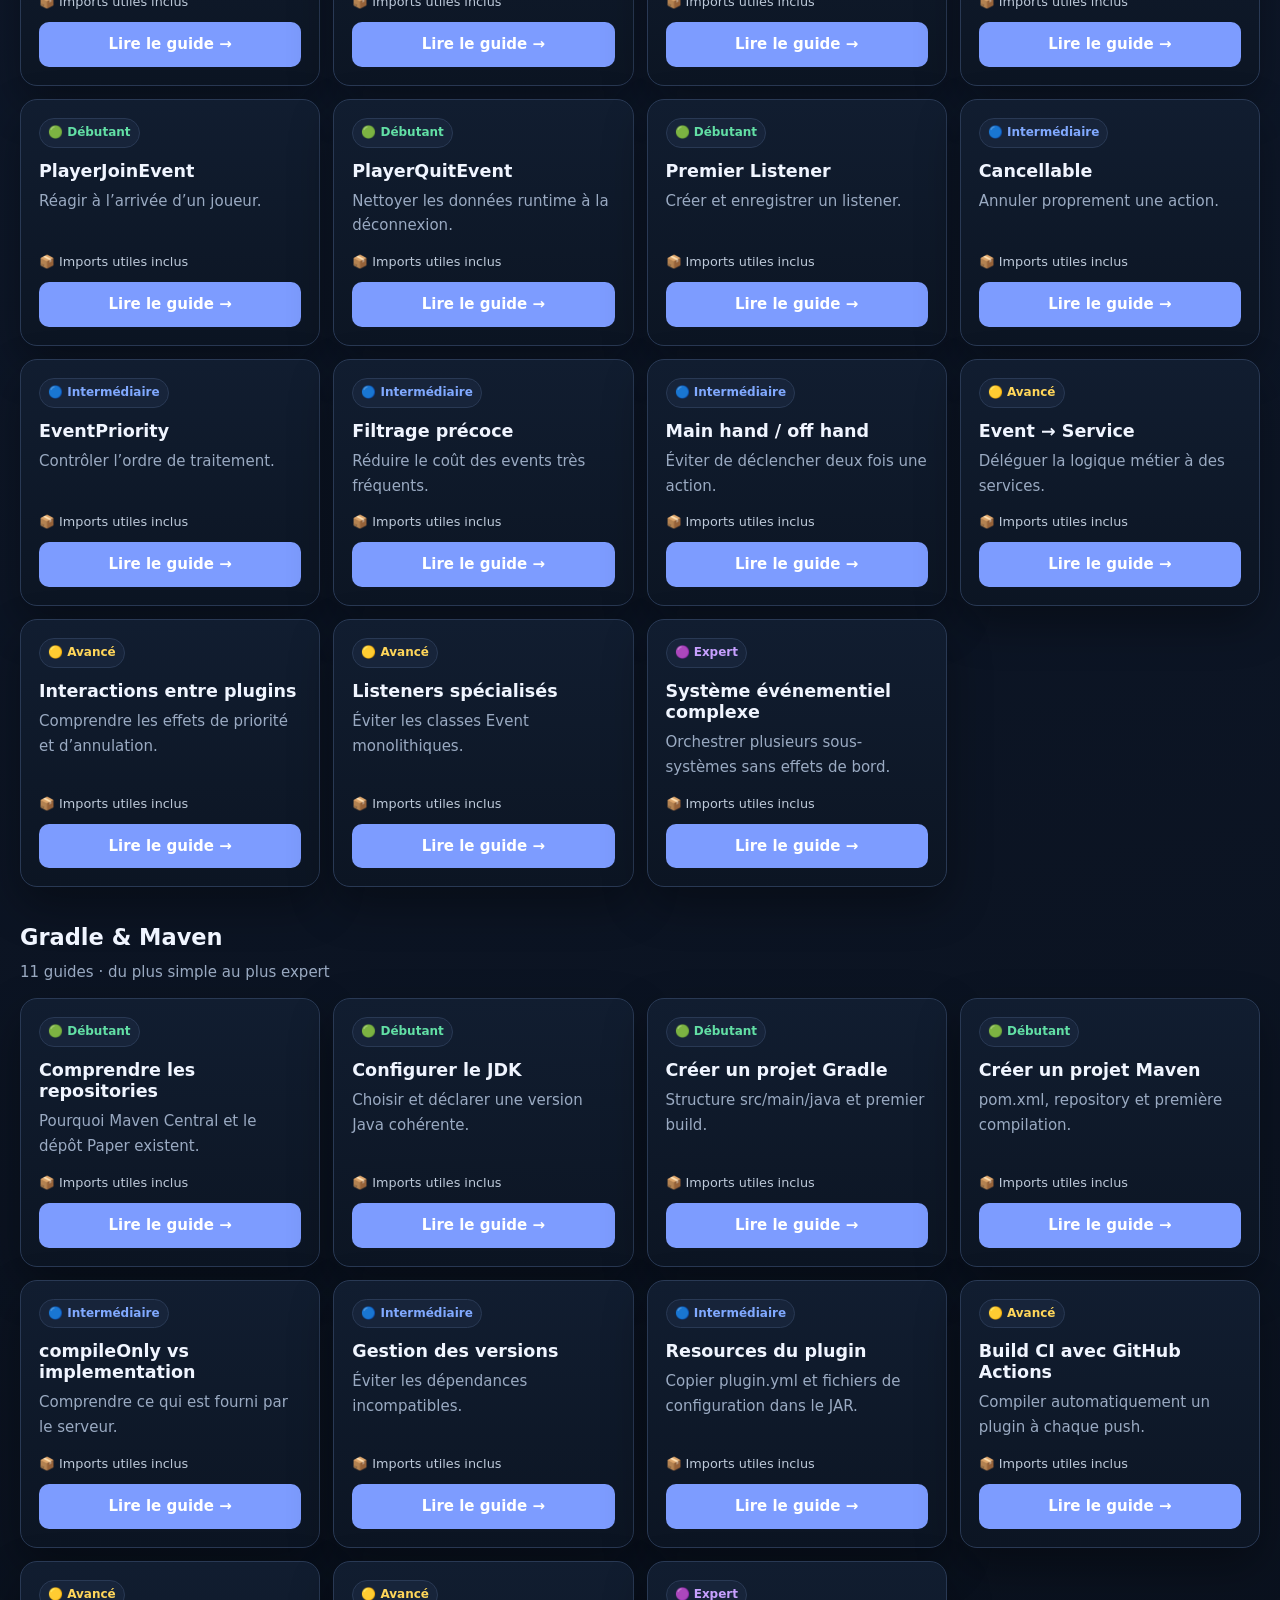
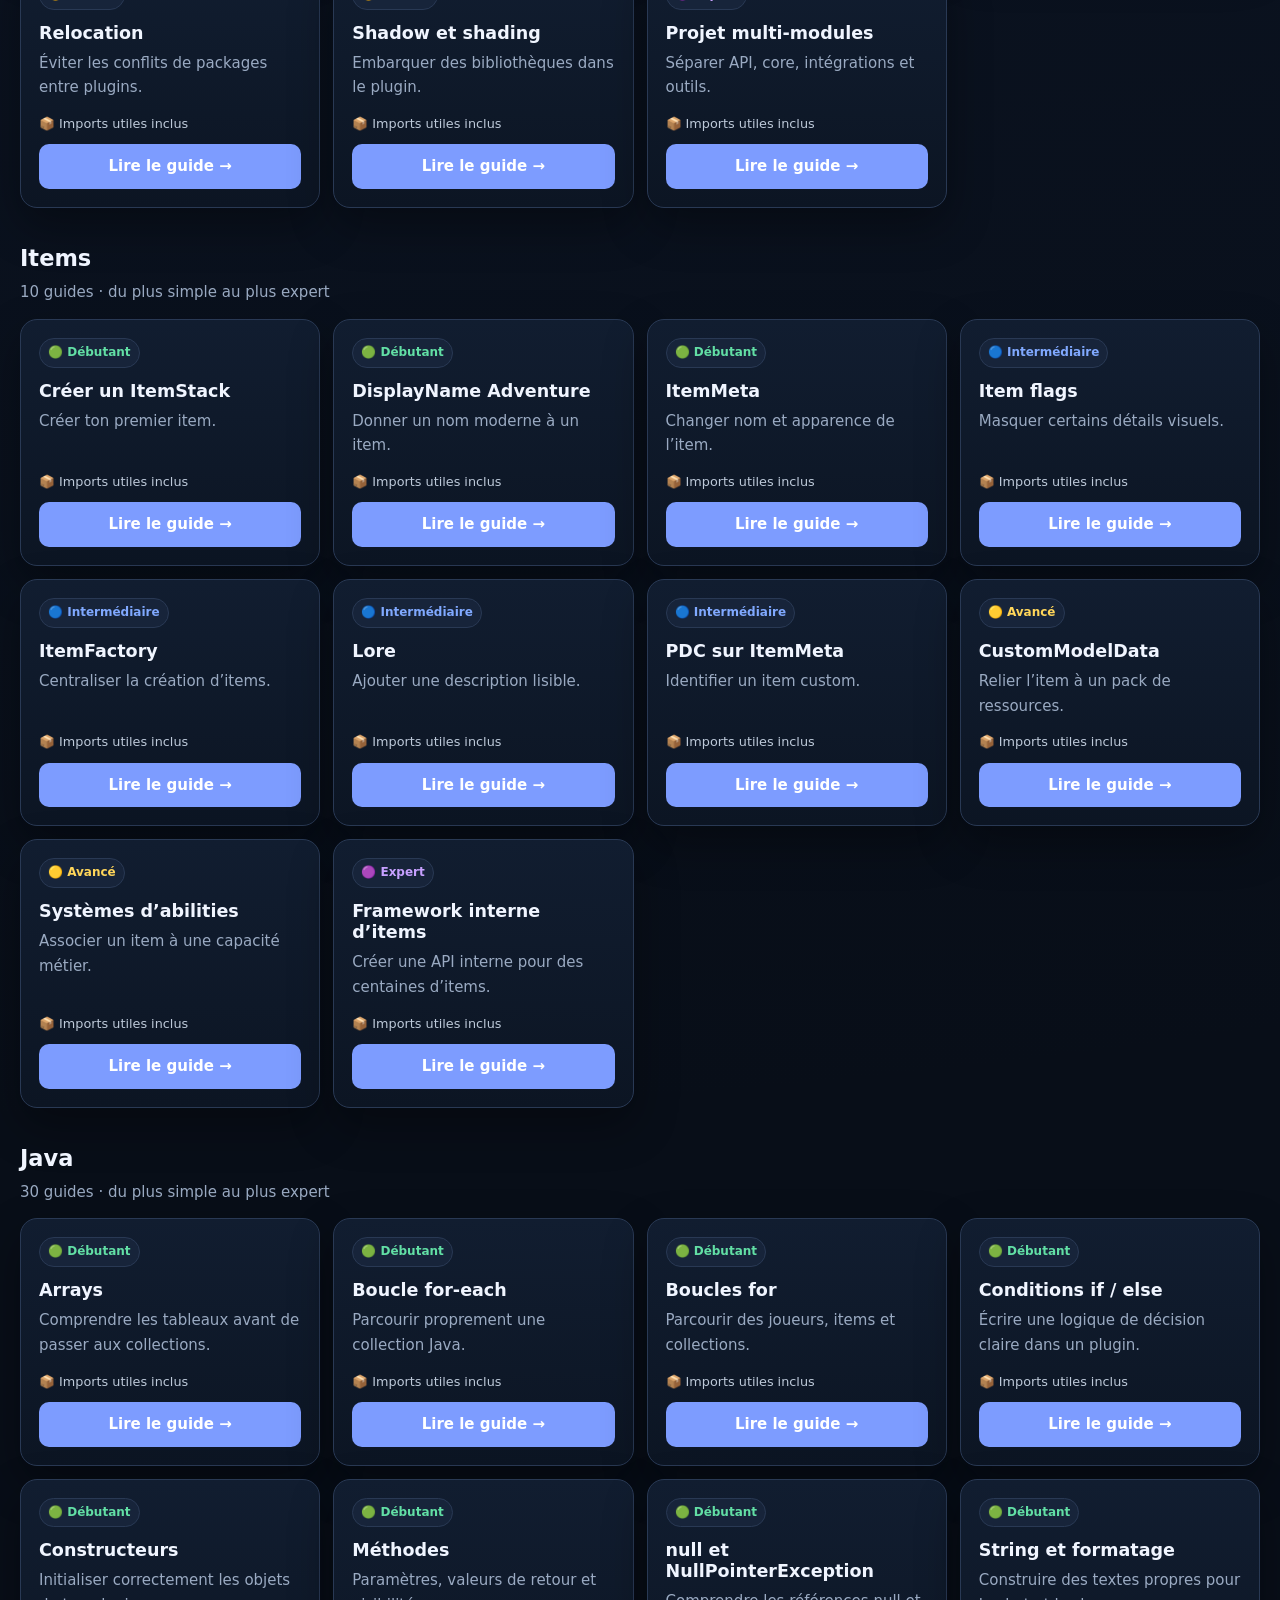
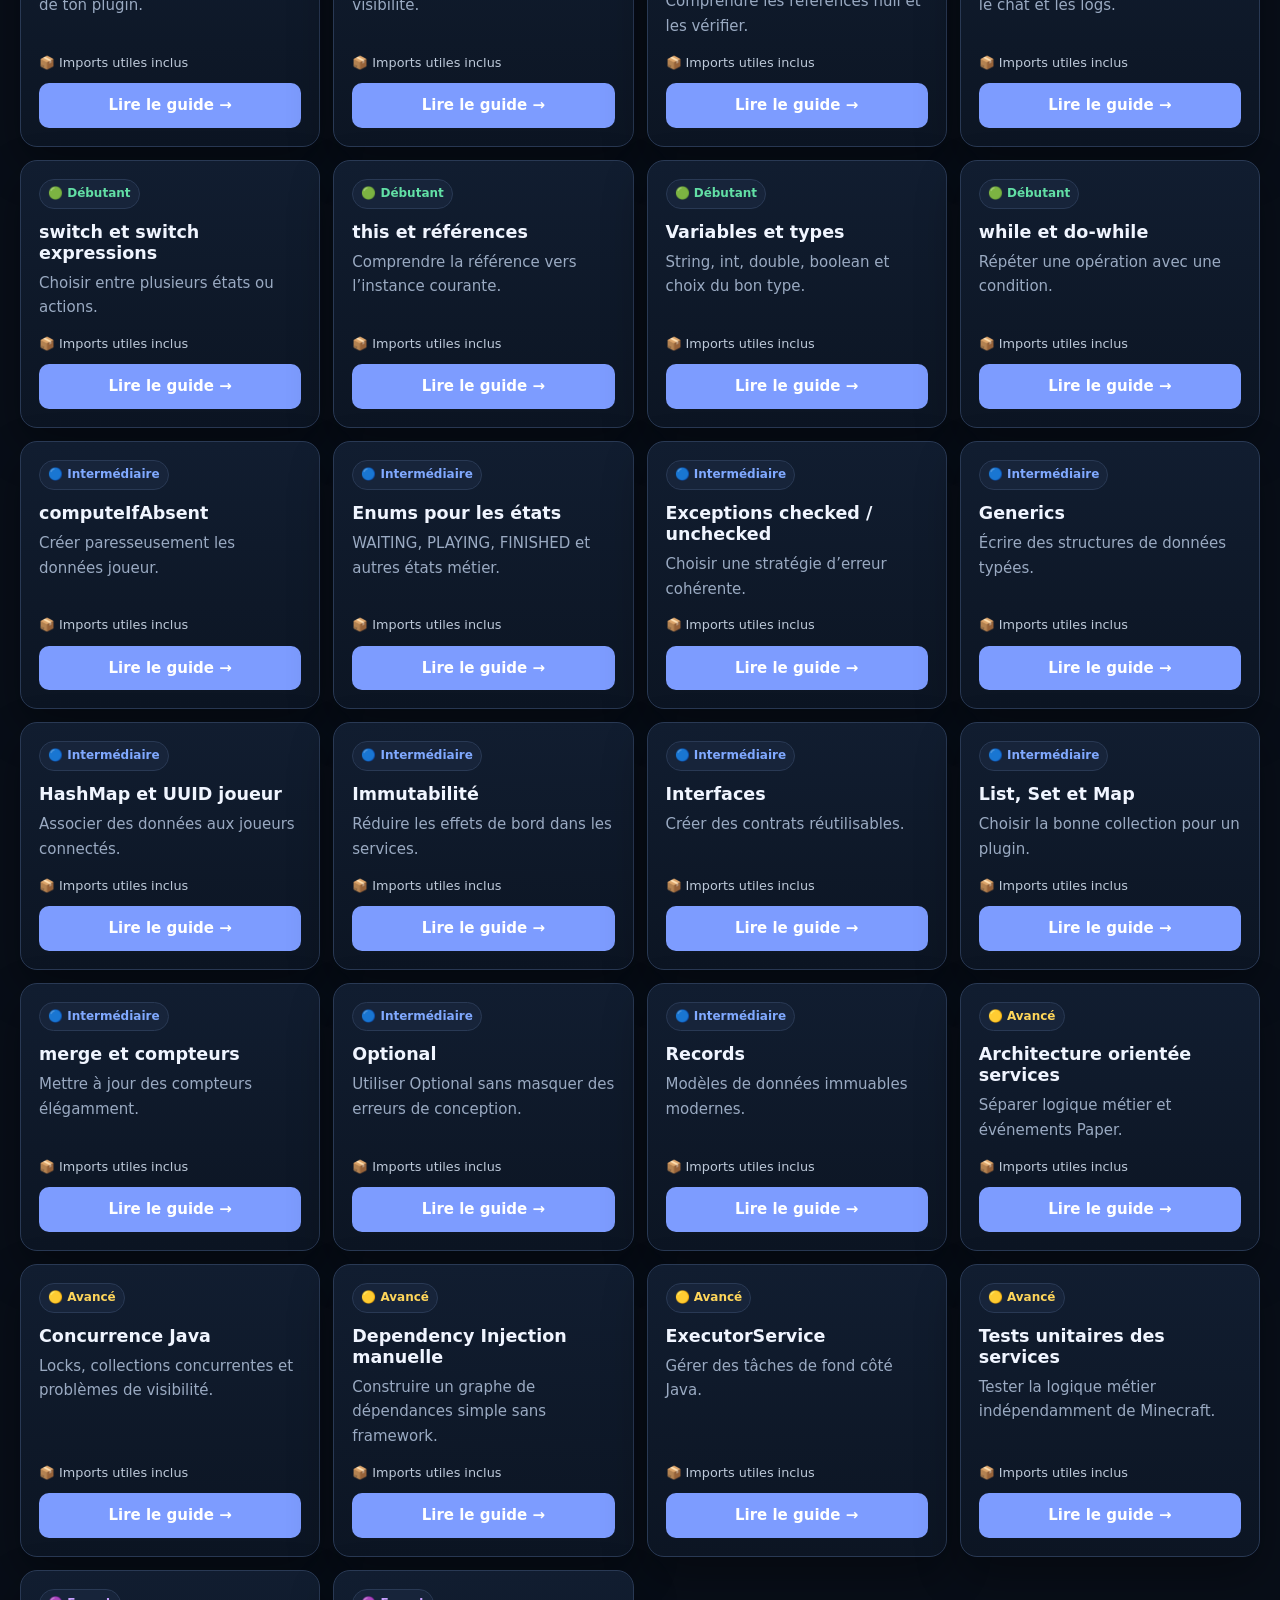
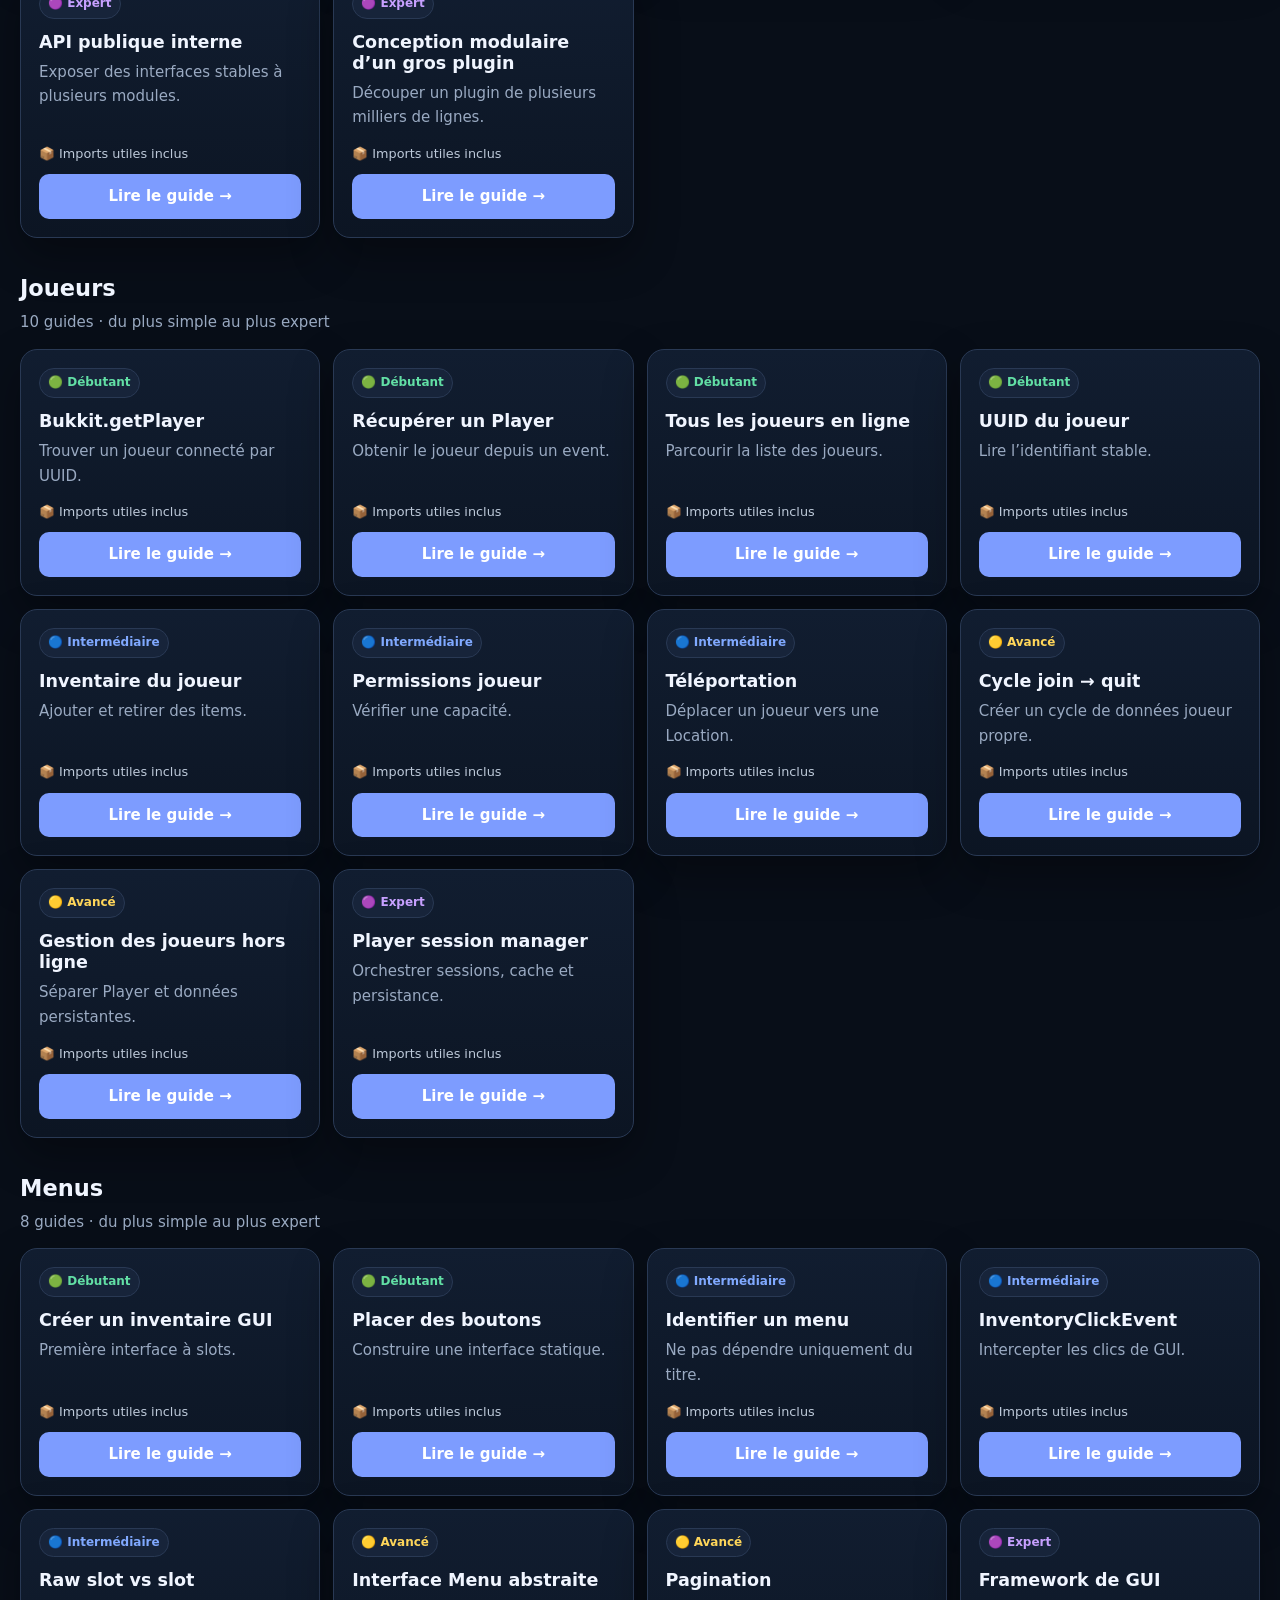
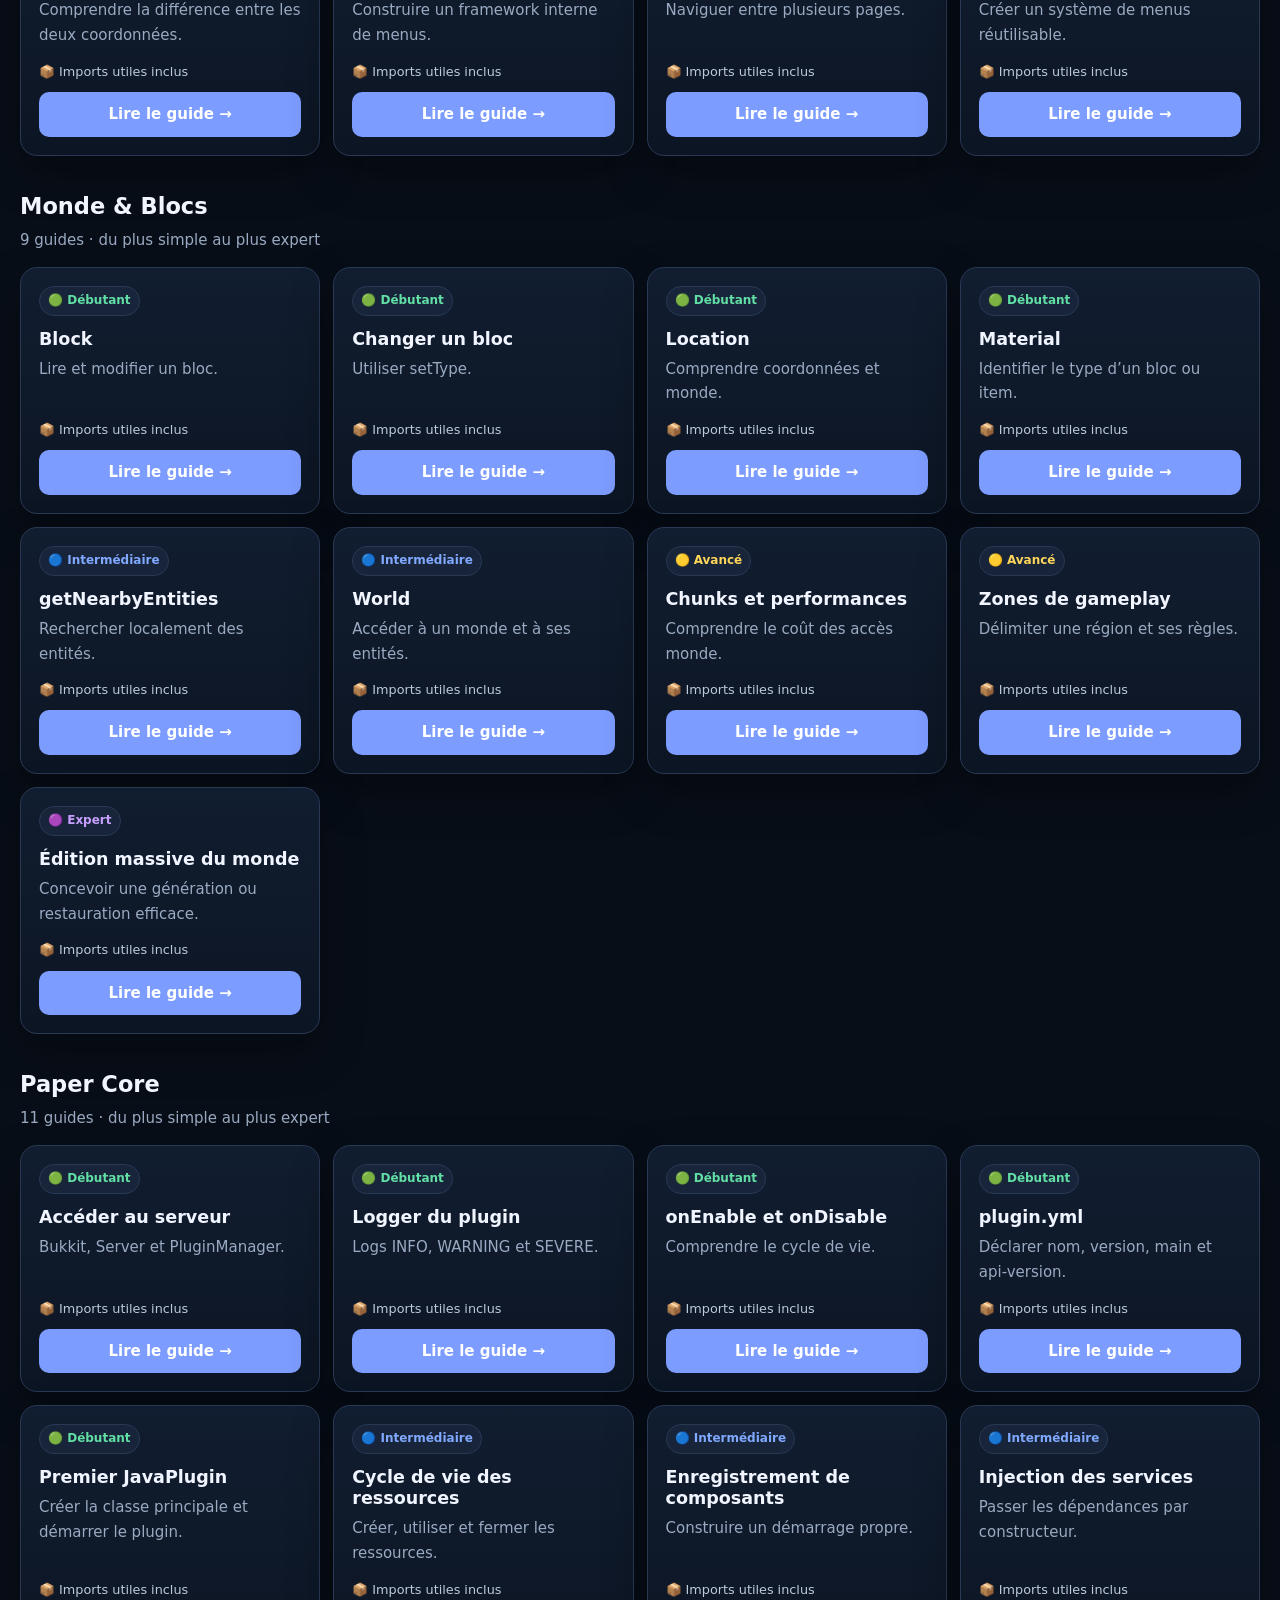
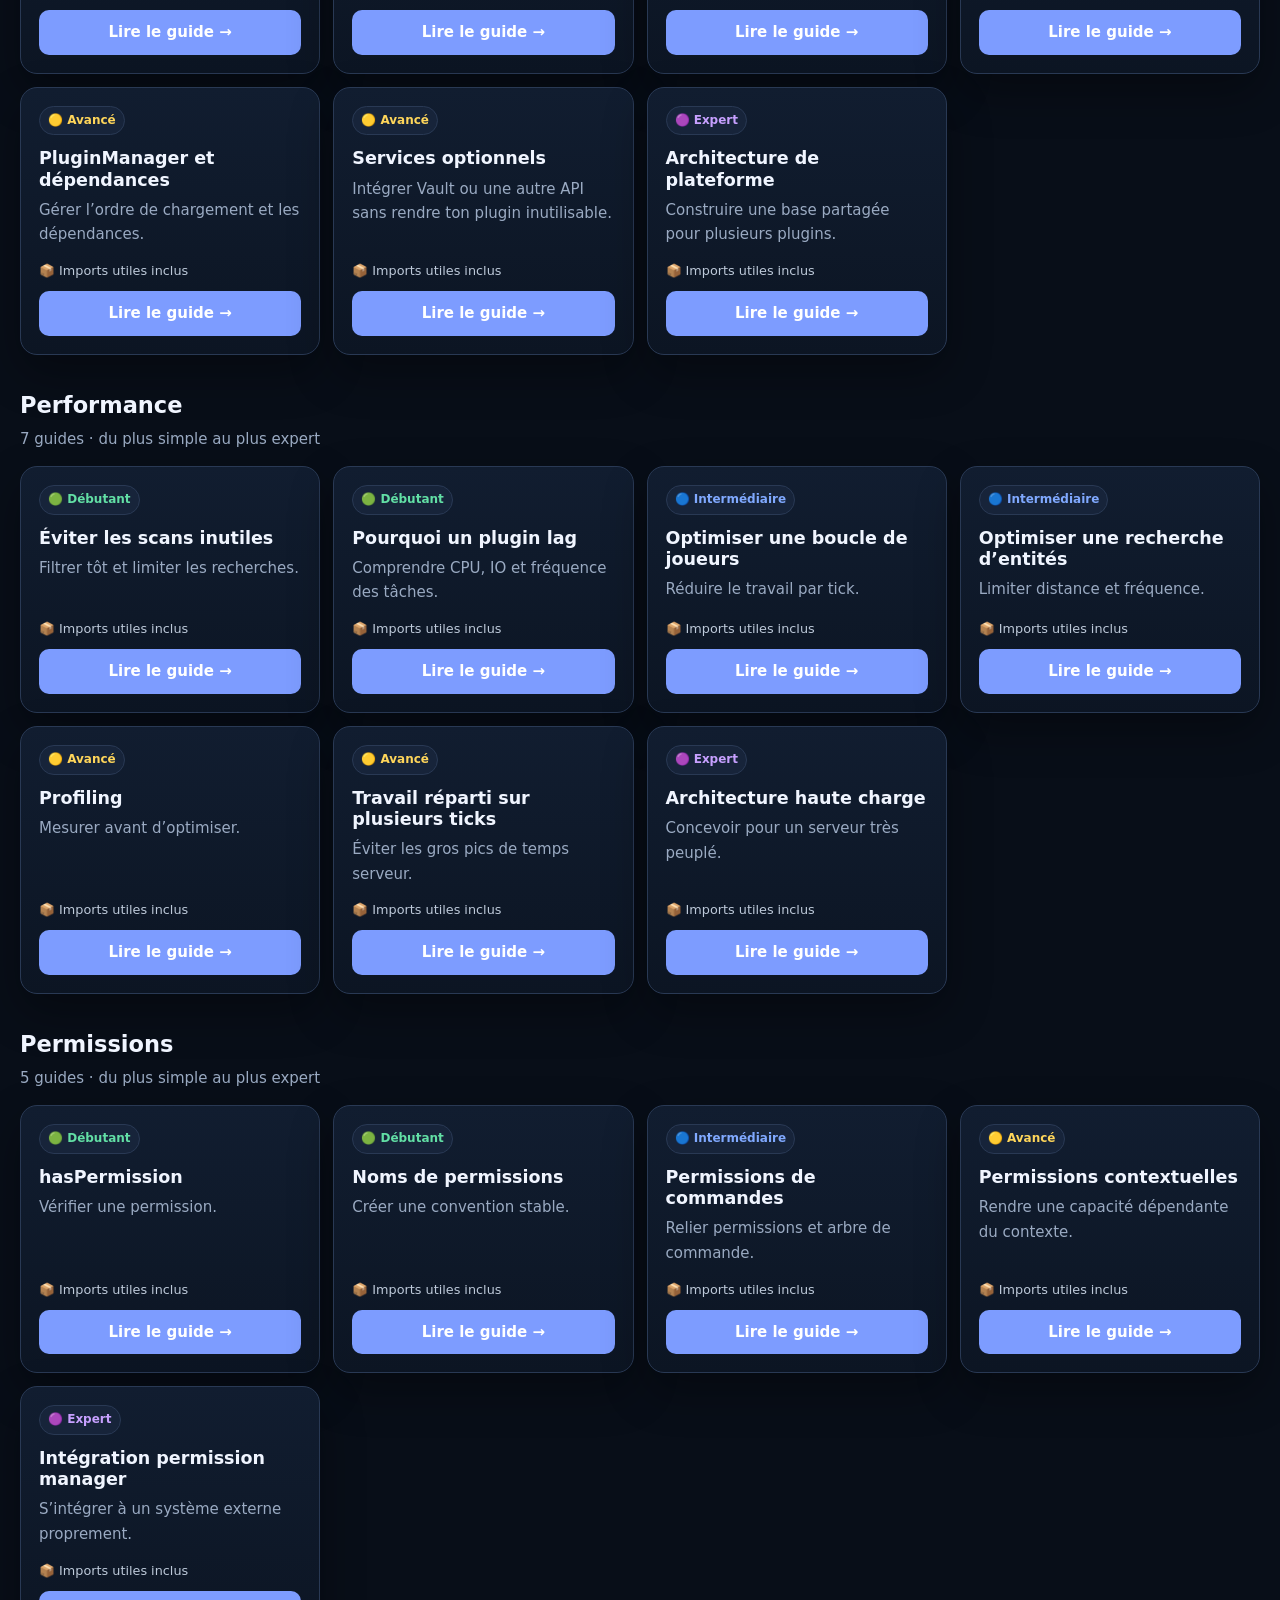
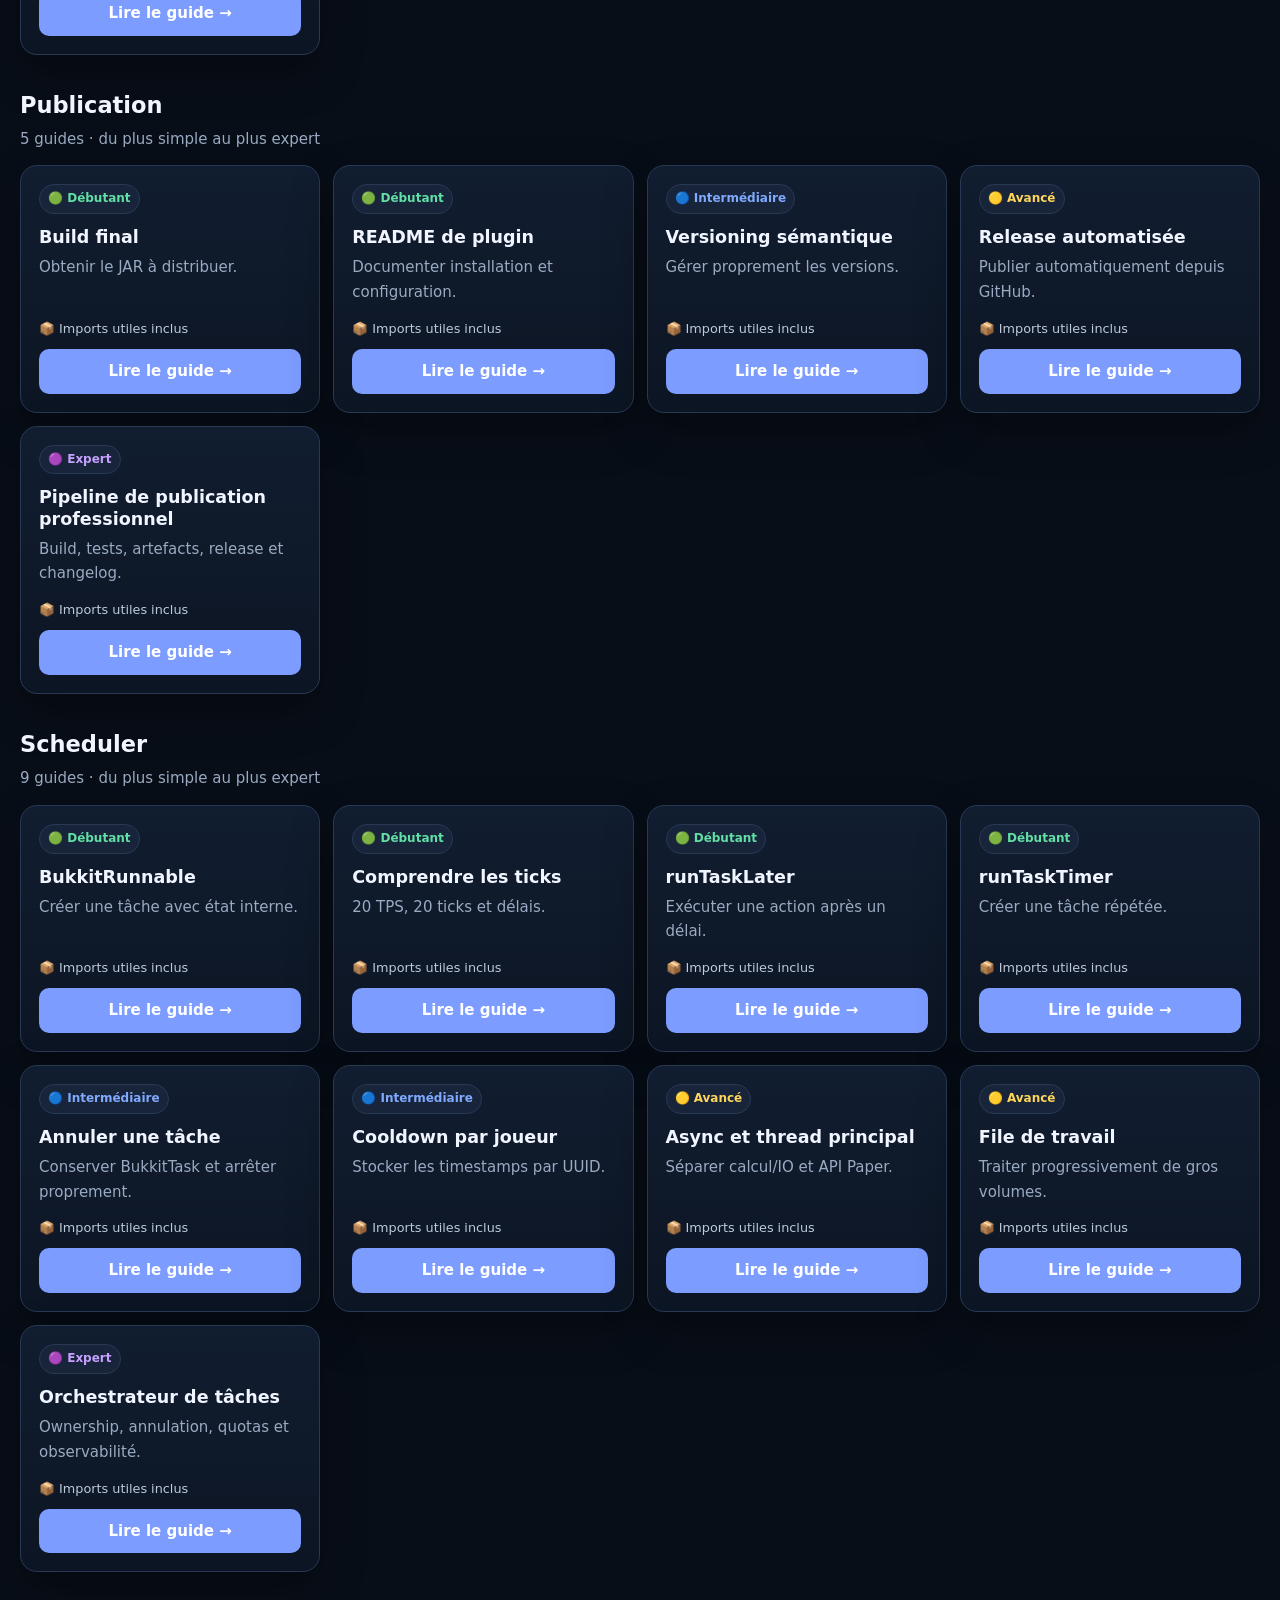
<file: guides-page-v2.html>
<!doctype html>
<html lang="fr">
<head>
<meta charset="utf-8">
<meta name="viewport" content="width=device-width,initial-scale=1">
<meta name="description" content="Bibliothèque de guides Minecraft Paper, du débutant à l'expert.">
<title>Guides — PaperDev Academy</title>
<link rel="icon" href="paperdev-icon.svg">
<style>
:root{--bg:#080e18;--panel:#101a2a;--panel2:#17243a;--text:#f0f5ff;--muted:#9aaac2;--line:#293954;--accent:#7d9cff;--green:#62dfa5;--blue:#80a9ff;--yellow:#ffd65a;--purple:#c7a0ff}
*{box-sizing:border-box}html{scroll-behavior:smooth;overflow-y:auto}body{margin:0;min-height:100vh;overflow-y:auto;overflow-x:hidden;background:radial-gradient(circle at 10% 0,#172746,transparent 38%),var(--bg);color:var(--text);font:15px/1.65 system-ui,-apple-system,Segoe UI,sans-serif}button,input,select{font:inherit}button{cursor:pointer}a{text-decoration:none;color:inherit}
.top{position:sticky;top:0;z-index:20;background:#080e18ef;backdrop-filter:blur(12px);border-bottom:1px solid var(--line);padding:14px 5vw;display:flex;justify-content:space-between;align-items:center}.brand{font-weight:900}.back{border:1px solid var(--line);background:var(--panel);padding:9px 13px;border-radius:10px}.back:hover{border-color:var(--accent)}
.wrap{width:min(1300px,100%);margin:auto;padding:42px 20px 100px}.hero{display:grid;grid-template-columns:1.4fr .6fr;gap:24px;align-items:end}.eyebrow{font-size:.75rem;letter-spacing:.15em;font-weight:900;color:var(--accent)}h1{font-size:clamp(2.4rem,6vw,5.2rem);line-height:.96;letter-spacing:-.05em;margin:10px 0 16px}.muted{color:var(--muted)}.stats{display:grid;grid-template-columns:1fr 1fr;gap:10px;background:var(--panel);border:1px solid var(--line);padding:16px;border-radius:18px}.stat{background:var(--panel2);padding:14px;border-radius:12px}.stat b{display:block;font-size:1.7rem}.toolbar{display:grid;grid-template-columns:1.5fr .7fr .7fr;gap:10px;margin:30px 0 12px}.field{width:100%;padding:12px 14px;background:var(--panel);color:var(--text);border:1px solid var(--line);border-radius:11px;outline:none}.field:focus{border-color:var(--accent)}.levels{display:flex;gap:8px;flex-wrap:wrap;margin-bottom:24px}.chip{padding:6px 10px;border:1px solid var(--line);background:var(--panel);border-radius:999px}.green{color:var(--green)}.blue{color:var(--blue)}.yellow{color:var(--yellow)}.purple{color:var(--purple)}
.category{margin:32px 0}.category h2{margin:0}.sub{color:var(--muted);margin:3px 0 14px}.grid{display:grid;grid-template-columns:repeat(auto-fill,minmax(275px,1fr));gap:13px}.card{background:linear-gradient(180deg,#111d30,#0c1523);border:1px solid var(--line);border-radius:17px;padding:18px;min-height:235px;display:flex;flex-direction:column;box-shadow:0 18px 45px #0005}.tag{width:max-content;padding:4px 8px;border-radius:999px;border:1px solid var(--line);background:var(--panel2);font-size:.75rem;font-weight:800}.tag.beginner{color:var(--green)}.tag.intermediate{color:var(--blue)}.tag.advanced{color:var(--yellow)}.tag.expert{color:var(--purple)}.card h3{margin:13px 0 7px;line-height:1.2}.card p{margin:0;color:var(--muted)}.meta{margin-top:auto;padding-top:13px;font-size:.8rem;color:#bdc9d9}.read{margin-top:10px;width:100%;padding:10px;border:0;border-radius:10px;background:var(--accent);color:#fff;font-weight:800}
.reader{display:none;width:min(1100px,100%);margin:0 auto;padding:20px 20px 100px}.reader.open{display:block}.reader-head{position:sticky;top:0;z-index:5;padding:9px 0;margin-bottom:18px;background:#080e18ee;backdrop-filter:blur(12px);display:flex;justify-content:space-between;align-items:center}.article{background:var(--panel);border:1px solid var(--line);border-radius:20px;padding:30px}.article h1{font-size:clamp(2rem,5vw,3.7rem);margin:7px 0 12px}.article h2{margin-top:30px;border-bottom:1px solid var(--line);padding-bottom:7px}.article p,.article li{color:#d7e1ef}.article pre{max-width:100%;overflow:auto;background:#060b13;border:1px solid var(--line);padding:17px;border-radius:12px;font:13px/1.65 ui-monospace,SFMono-Regular,Consolas,monospace}.callout{border-left:4px solid var(--accent);background:var(--panel2);padding:14px 16px;border-radius:0 12px 12px 0}.imports{border-left-color:var(--green)}.check{background:var(--panel2);padding:10px 12px;border-radius:9px;margin:7px 0}.navguides{display:flex;justify-content:space-between;gap:8px;margin-top:30px;padding-top:18px;border-top:1px solid var(--line)}.navguides button{padding:10px 14px;border-radius:10px;background:var(--panel2);color:var(--text);border:1px solid var(--line)}.navguides button:disabled{opacity:.4}
@media(max-width:820px){.hero,.toolbar{grid-template-columns:1fr}.article{padding:20px}}
</style>
</head>
<body>
<header class="top"><div class="brand">⛏️ PaperDev Academy — Guides</div><a class="back" href="index.html">← Retour aux cours</a></header>
<main id="library" class="wrap">
<section class="hero"><div><span class="eyebrow">BIBLIOTHÈQUE PAPER</span><h1>Des premiers concepts aux techniques expertes.</h1><p class="muted">Une bibliothèque complète de guides classés par niveau. Chaque guide expose les imports utiles et indique les classes personnalisées à créer.</p></div><aside class="stats"><div class="stat"><b id="count">0</b><span class="muted">guides</span></div><div class="stat"><b id="catCount">0</b><span class="muted">catégories</span></div><div class="stat"><b class="green">🟢</b><span class="muted">Débutant</span></div><div class="stat"><b class="purple">🟣</b><span class="muted">Expert</span></div></aside></section>
<div class="toolbar"><input id="search" class="field" type="search" placeholder="Rechercher un guide, une API, une classe…"><select id="level" class="field"><option value="all">Tous les niveaux</option><option value="beginner">🟢 Débutant</option><option value="intermediate">🔵 Intermédiaire</option><option value="advanced">🟡 Avancé</option><option value="expert">🟣 Expert</option></select><select id="sort" class="field"><option value="level">Progression conseillée</option><option value="az">A → Z</option><option value="za">Z → A</option></select></div>
<div class="levels"><span class="chip green">🟢 Débutant</span><span class="chip blue">🔵 Intermédiaire</span><span class="chip yellow">🟡 Avancé</span><span class="chip purple">🟣 Expert</span></div>
<div id="content"></div><div id="empty" class="callout" style="display:none">Aucun guide trouvé.</div>
</main>
<section id="reader" class="reader" aria-label="Guide"><div class="reader-head"><button id="back" class="back">← Retour aux guides</button><span id="rlevel" class="tag"></span></div><article id="article" class="article"></article></section>
<script src="guides-library.js"></script>
<script>
const LEVELS={beginner:['Débutant','beginner','🟢'],intermediate:['Intermédiaire','intermediate','🔵'],advanced:['Avancé','advanced','🟡'],expert:['Expert','expert','🟣']};
const RANK={beginner:0,intermediate:1,advanced:2,expert:3};
const IMPORTS={Java:['java.util.*'],Events:['org.bukkit.event.EventHandler','org.bukkit.event.Listener','org.bukkit.event.player.PlayerJoinEvent','org.bukkit.entity.Player'],Scheduler:['org.bukkit.Bukkit','org.bukkit.scheduler.BukkitTask'],Données:['java.util.UUID','java.util.Map','org.bukkit.NamespacedKey','org.bukkit.persistence.PersistentDataType'],Configuration:['org.bukkit.configuration.file.FileConfiguration'],Items:['org.bukkit.Material','org.bukkit.inventory.ItemStack','org.bukkit.inventory.meta.ItemMeta','org.bukkit.NamespacedKey','org.bukkit.persistence.PersistentDataType'],'Adventure & UI':['net.kyori.adventure.text.Component','net.kyori.adventure.title.Title','net.kyori.adventure.bossbar.BossBar'],'Monde & blocs':['org.bukkit.Location','org.bukkit.World','org.bukkit.block.Block'],'Entités & joueurs':['org.bukkit.entity.Entity','org.bukkit.entity.Player'],'Inventaires & menus':['org.bukkit.Bukkit','org.bukkit.inventory.Inventory','org.bukkit.event.inventory.InventoryClickEvent'],'Brigadier & commandes':['com.mojang.brigadier.builder.LiteralArgumentBuilder','com.mojang.brigadier.builder.RequiredArgumentBuilder'],Permissions:['org.bukkit.entity.Player'],'Teams & Scoreboards':['org.bukkit.Bukkit','org.bukkit.scoreboard.Scoreboard','org.bukkit.scoreboard.Team'],Performance:['org.bukkit.Bukkit','org.bukkit.scheduler.BukkitTask'],Tests:['org.junit.jupiter.api.Test','org.junit.jupiter.api.Assertions'],'SQL & bases de données':['java.sql.Connection','java.sql.PreparedStatement','java.sql.ResultSet'],NMS:['org.bukkit.entity.Player'],'Build & publication':['org.bukkit.plugin.java.JavaPlugin'],'Gradle & Maven':[],'Paper Core':['org.bukkit.plugin.java.JavaPlugin']};
function esc(s){return String(s).replace(/[&<>"']/g,c=>({'&':'&amp;','<':'&lt;','>':'&gt;','"':'&quot;',"'":'&#039;'}[c]))}
function importsFor(g){const raw=g.imports&&g.imports.length?g.imports:(IMPORTS[g.category]||[]);return raw.map(x=>x.startsWith('import ')||x.startsWith('//')?x:'import '+x+';')}
function exampleFor(g){if(g.code)return g.code;if(g.category==='Events')return '@EventHandler\npublic void onJoin(PlayerJoinEvent event) {\n    Player player = event.getPlayer();\n    player.sendMessage(Component.text("Bienvenue !"));\n}';if(g.category==='Scheduler')return 'Bukkit.getScheduler().runTaskTimer(plugin, () -> {\n    // Travail périodique\n}, 0L, 20L);';if(g.category==='Données')return 'NamespacedKey key = new NamespacedKey(plugin, "example");\nplayer.getPersistentDataContainer().set(key, PersistentDataType.INTEGER, 1);';if(g.category==='Items')return 'ItemStack item = new ItemStack(Material.DIAMOND);\nItemMeta meta = item.getItemMeta();\nmeta.displayName(Component.text("Objet custom"));\nitem.setItemMeta(meta);';if(g.category==='Paper Core')return 'public final class MyPlugin extends JavaPlugin {\n    @Override\n    public void onEnable() {\n        getLogger().info("Plugin activé");\n    }\n}';return '// Exemple à adapter : '+g.title;}
function filterList(){const q=document.getElementById('search').value.trim().toLowerCase(),lv=document.getElementById('level').value,sort=document.getElementById('sort').value;let list=GUIDE_LIBRARY.filter(g=>(lv==='all'||g.level===lv)&&(!q||`${g.category} ${g.title} ${g.description} ${(g.imports||[]).join(' ')}`.toLowerCase().includes(q)));if(sort==='az')list.sort((a,b)=>a.title.localeCompare(b.title,'fr'));else if(sort==='za')list.sort((a,b)=>b.title.localeCompare(a.title,'fr'));else list.sort((a,b)=>RANK[a.level]-RANK[b.level]||a.category.localeCompare(b.category,'fr')||a.title.localeCompare(b.title,'fr'));return list;}
function render(){const list=filterList(),root=document.getElementById('content');root.innerHTML='';document.getElementById('count').textContent=GUIDE_LIBRARY.length;document.getElementById('catCount').textContent=new Set(GUIDE_LIBRARY.map(g=>g.category)).size;document.getElementById('empty').style.display=list.length?'none':'block';const cats=[...new Set(list.map(g=>g.category))];for(const cat of cats){const items=list.filter(g=>g.category===cat),section=document.createElement('section');section.className='category';section.innerHTML=`<h2>${esc(cat)}</h2><p class="sub">${items.length} guide${items.length>1?'s':''} · du plus simple au plus expert</p><div class="grid">${items.map(g=>`<article class="card"><span class="tag ${g.level}">${LEVELS[g.level][2]} ${LEVELS[g.level][0]}</span><h3>${esc(g.title)}</h3><p>${esc(g.description)}</p><div class="meta">📦 Imports utiles inclus</div><button class="read" data-id="${esc(g.id)}">Lire le guide →</button></article>`).join('')}</div>`;root.appendChild(section)}root.querySelectorAll('[data-id]').forEach(b=>b.onclick=()=>openGuide(b.dataset.id));}
function openGuide(id){const g=GUIDE_LIBRARY.find(x=>x.id===id);if(!g)return;const imports=importsFor(g),l=LEVELS[g.level],idx=GUIDE_LIBRARY.indexOf(g);document.getElementById('rlevel').className='tag '+g.level;document.getElementById('rlevel').textContent=`${l[2]} ${l[0]}`;document.getElementById('article').innerHTML=`<div class="eyebrow">${esc(g.category)}</div><h1>${esc(g.title)}</h1><p>${esc(g.description)}</p><div class="callout"><strong>🎯 Objectif</strong><p>Savoir expliquer ${esc(g.title)}, choisir le bon moment pour l’utiliser et l’intégrer proprement à un plugin Paper.</p></div><h2>1. Comprendre</h2><p>Identifie le rôle du mécanisme, son cycle de vie, les objets manipulés et la partie de ton plugin qui doit porter la logique métier. Les exemples de la bibliothèque sont des points de départ : dans un vrai projet, sépare la classe principale, les listeners, les services et les repositories.</p><h2>2. Imports utiles</h2><div class="callout imports"><pre><code>${imports.length?imports.map(esc).join('\n'):'// Aucun import spécifique requis pour cet exemple.'}</code></pre><p>Les classes personnalisées comme <code>MyPlugin</code>, <code>PlayerData</code>, <code>CoinService</code>, <code>Menu</code> ou <code>QuestService</code> doivent être déclarées dans ton projet.</p></div><h2>3. Exemple</h2><pre><code>${esc(exampleFor(g))}</code></pre><h2>4. À surveiller</h2><div class="check">⚠️ Vérifie les signatures de l’API correspondant exactement à ta version de Paper.</div><div class="check">⚠️ Gère les joueurs déconnectés, objets absents et ressources à nettoyer.</div><div class="check">⚠️ Évite le travail lourd sur le thread principal.</div><div class="check">⚠️ N’identifie pas un objet custom uniquement avec son nom ou son lore.</div><h2>5. Bonnes pratiques</h2><ul><li>Privilégie l’API publique Paper/Adventure.</li><li>Garde les responsabilités séparées.</li><li>Valide les entrées et les cas limites.</li><li>Documente les dépendances et la version cible.</li></ul><h2>6. Défi</h2><div class="callout"><strong>🧠 À toi de jouer</strong><p>Construis une petite fonctionnalité autour de « ${esc(g.title)} » avec au moins deux cas limites et une classe personnalisée dédiée.</p></div><div class="navguides"><button id="prev" ${idx<=0?'disabled':''}>← Précédent</button><button id="next" ${idx>=GUIDE_LIBRARY.length-1?'disabled':''}>Suivant →</button></div>`;const reader=document.getElementById('reader');reader.classList.add('open');window.scrollTo({top:reader.offsetTop-10,left:0,behavior:'smooth'});document.getElementById('prev').onclick=()=>idx>0&&openGuide(GUIDE_LIBRARY[idx-1].id);document.getElementById('next').onclick=()=>idx<GUIDE_LIBRARY.length-1&&openGuide(GUIDE_LIBRARY[idx+1].id);}
document.getElementById('back').onclick=()=>{document.getElementById('reader').classList.remove('open');window.scrollTo({top:0,behavior:'smooth'});};['search','level','sort'].forEach(id=>document.getElementById(id).addEventListener('input',render));render();
</script>
</body>
</html>
</file>
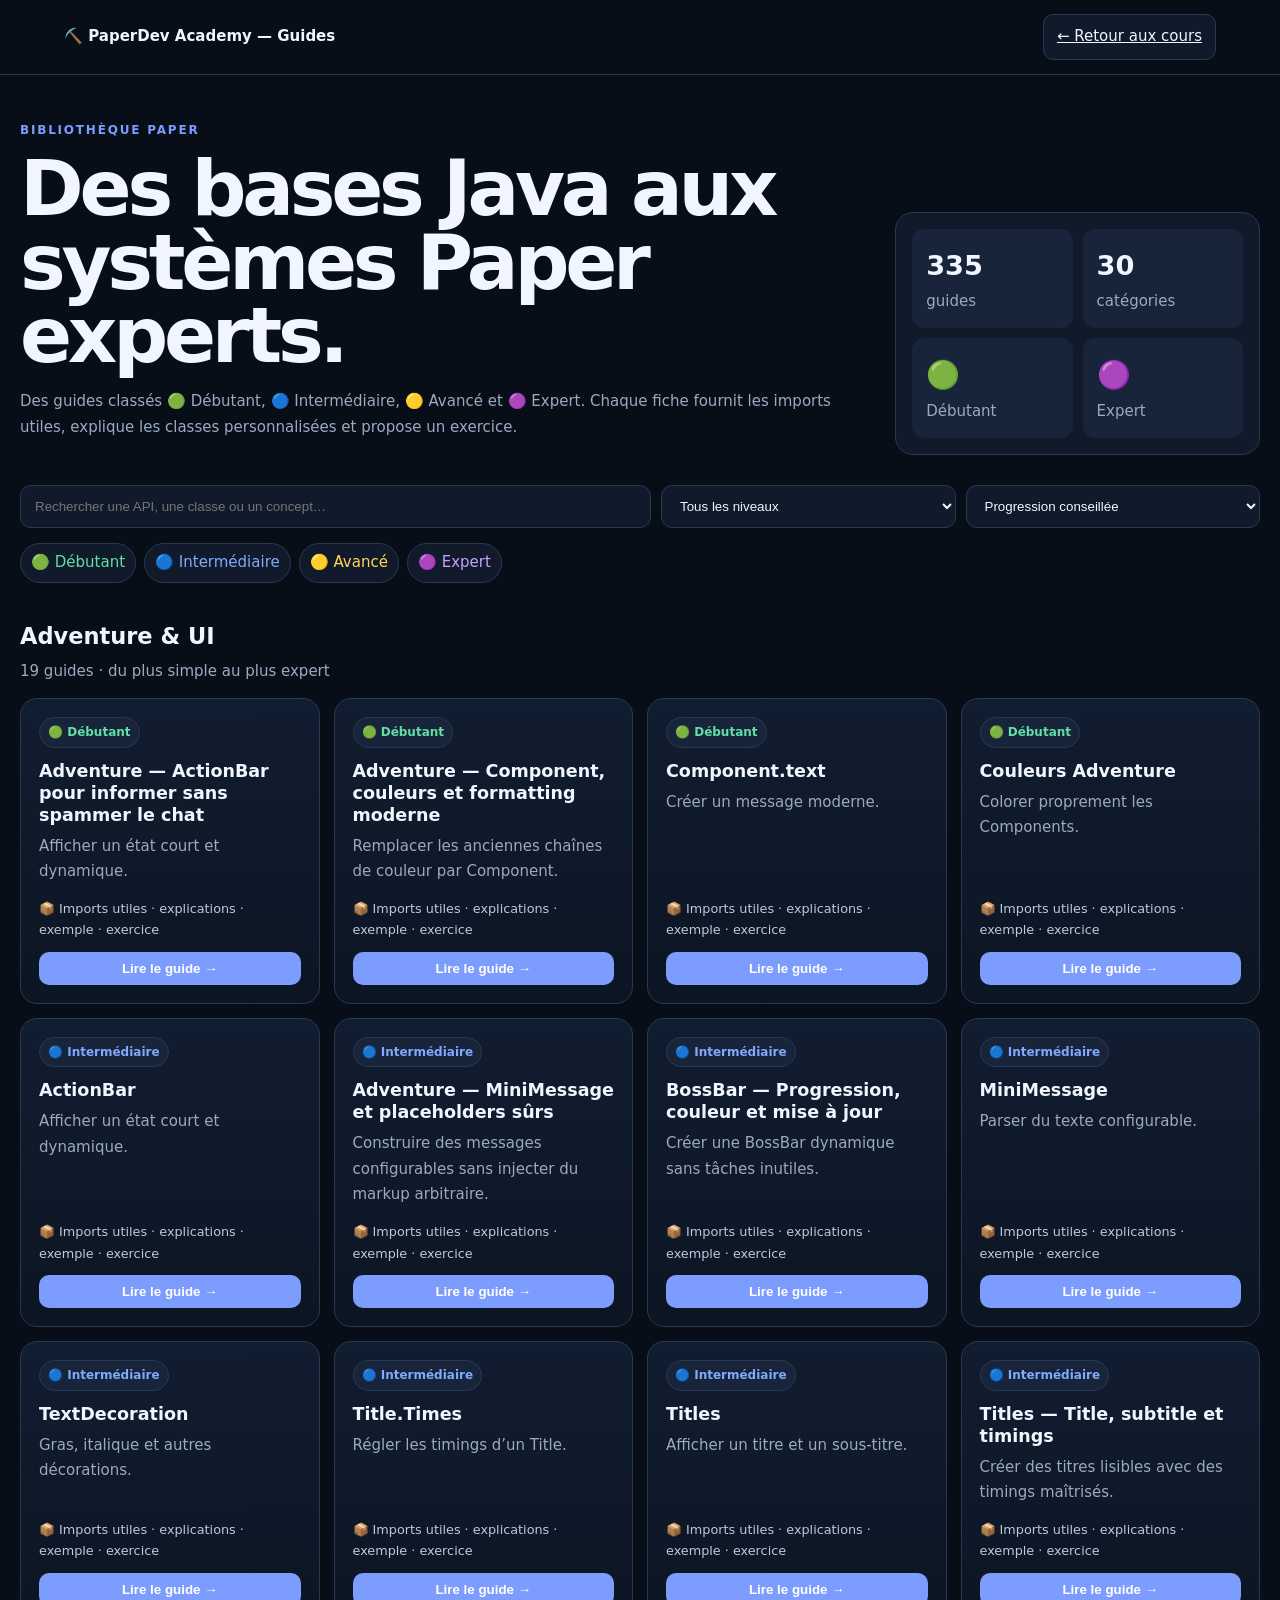
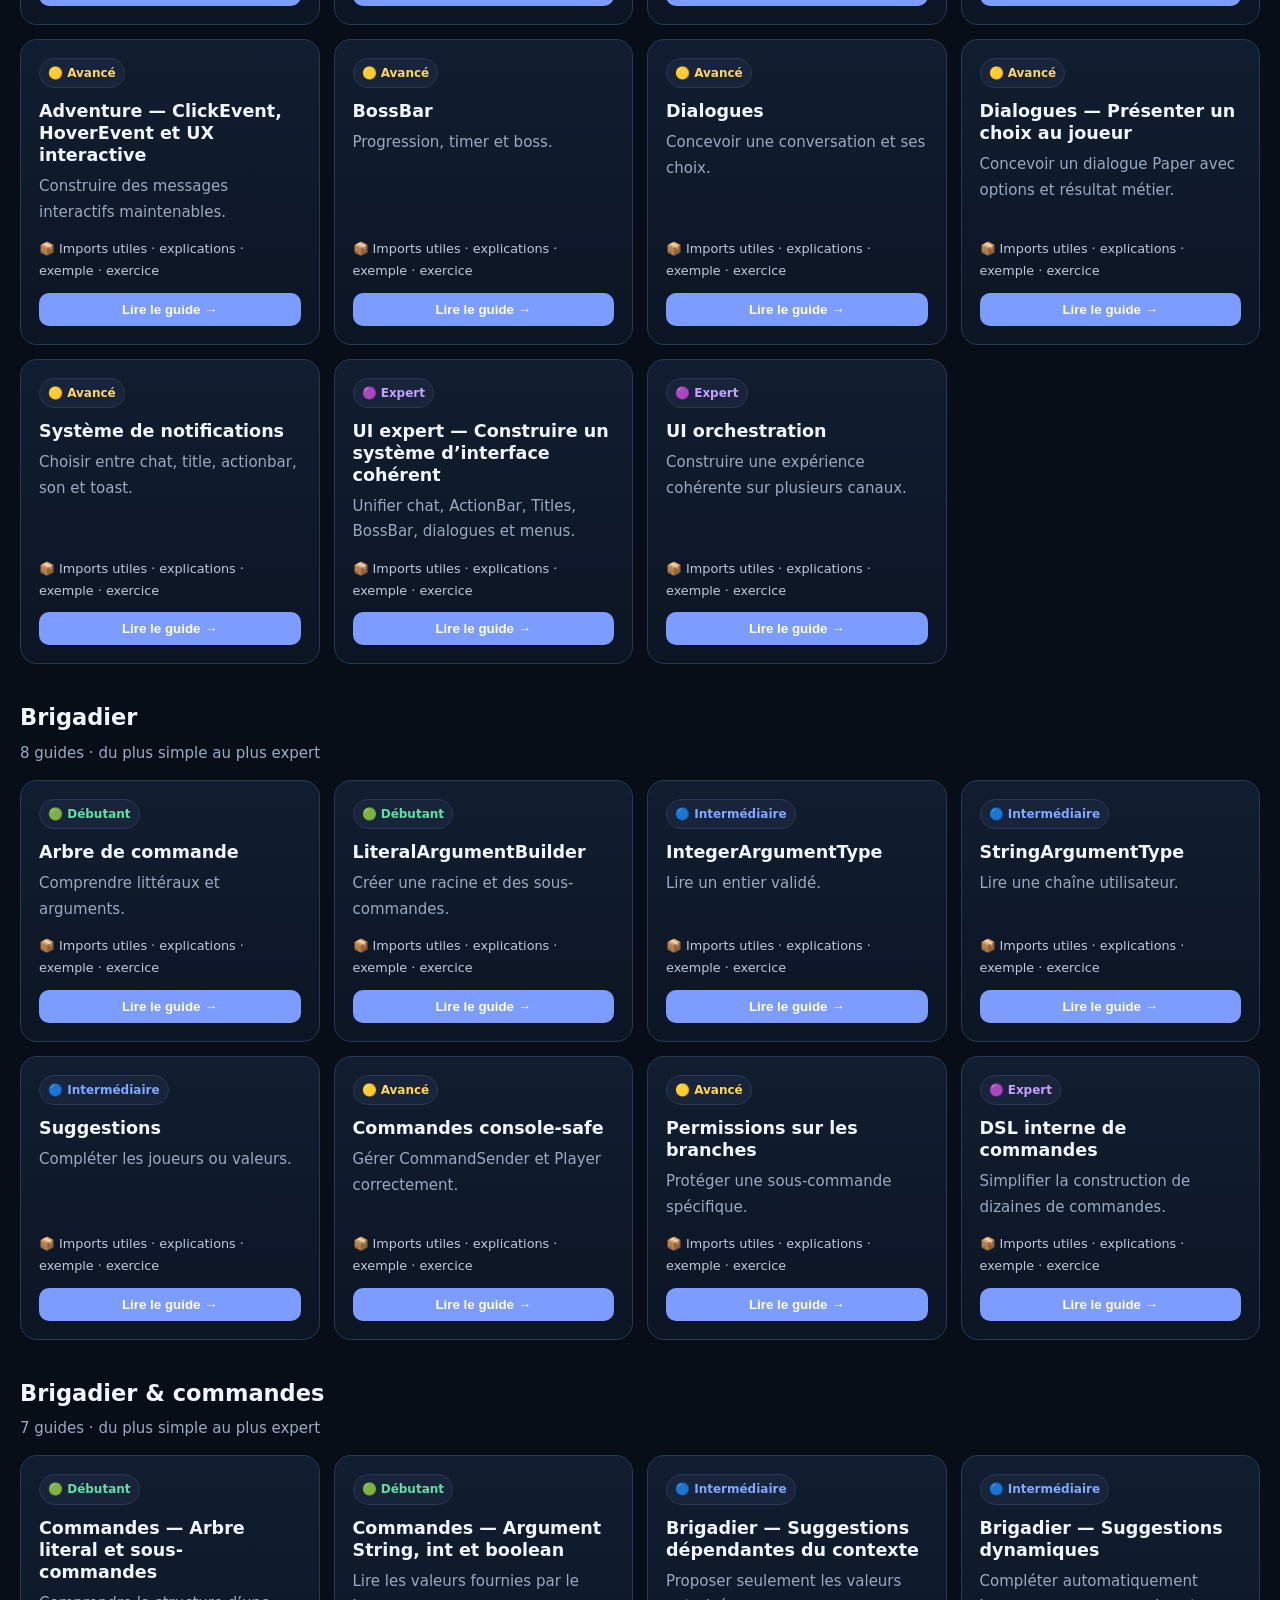
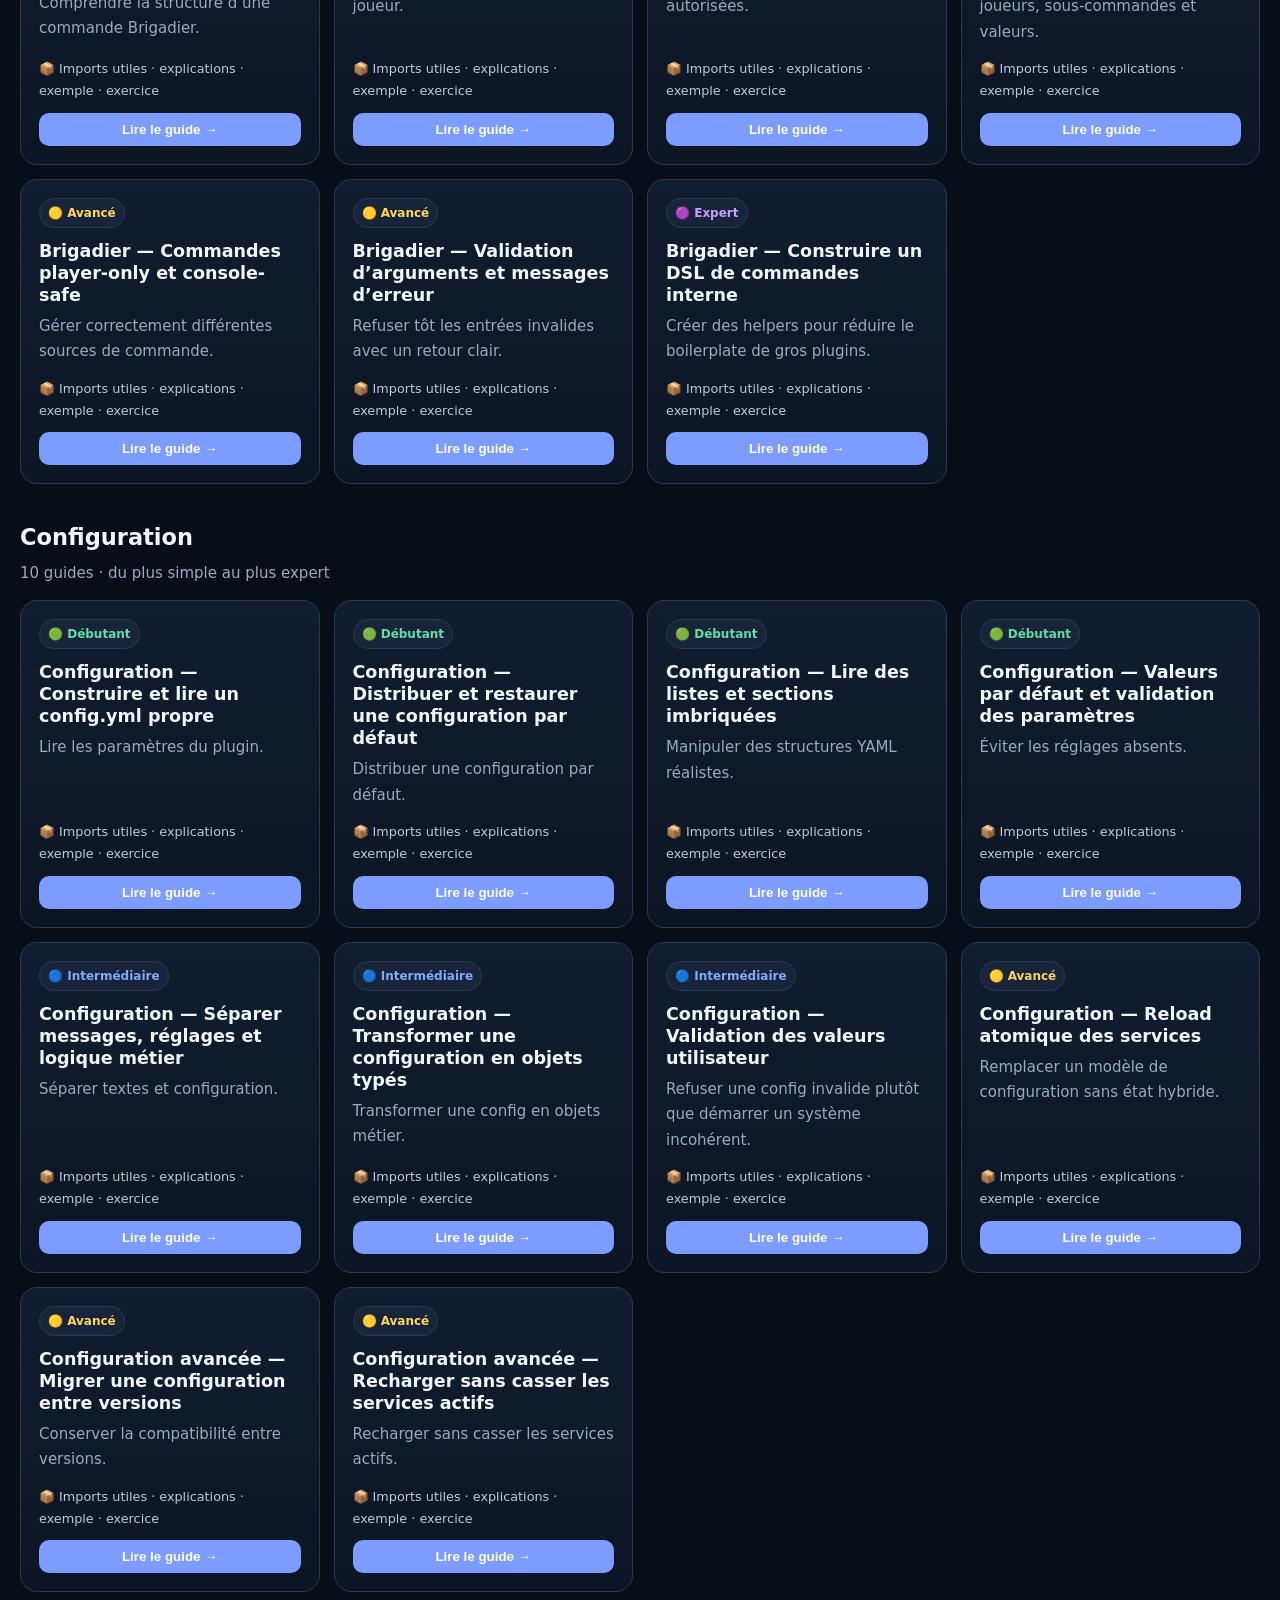
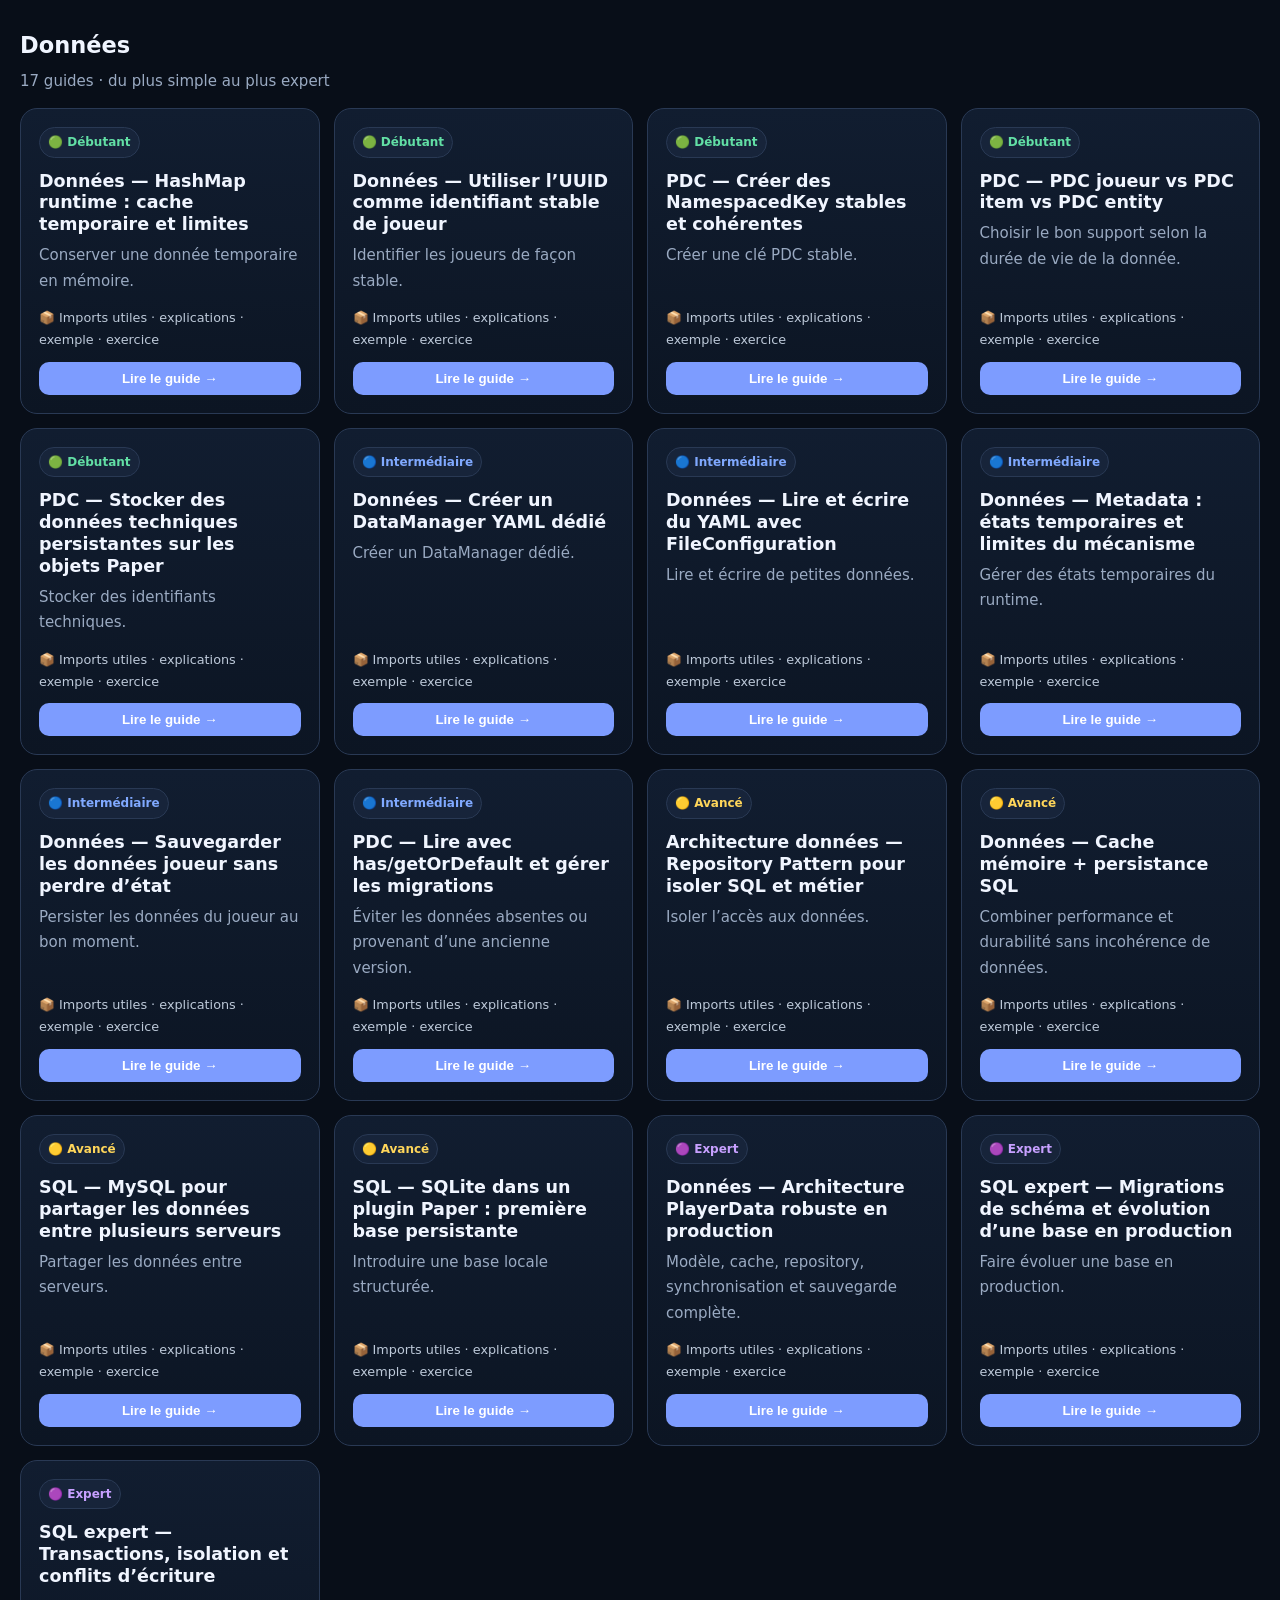
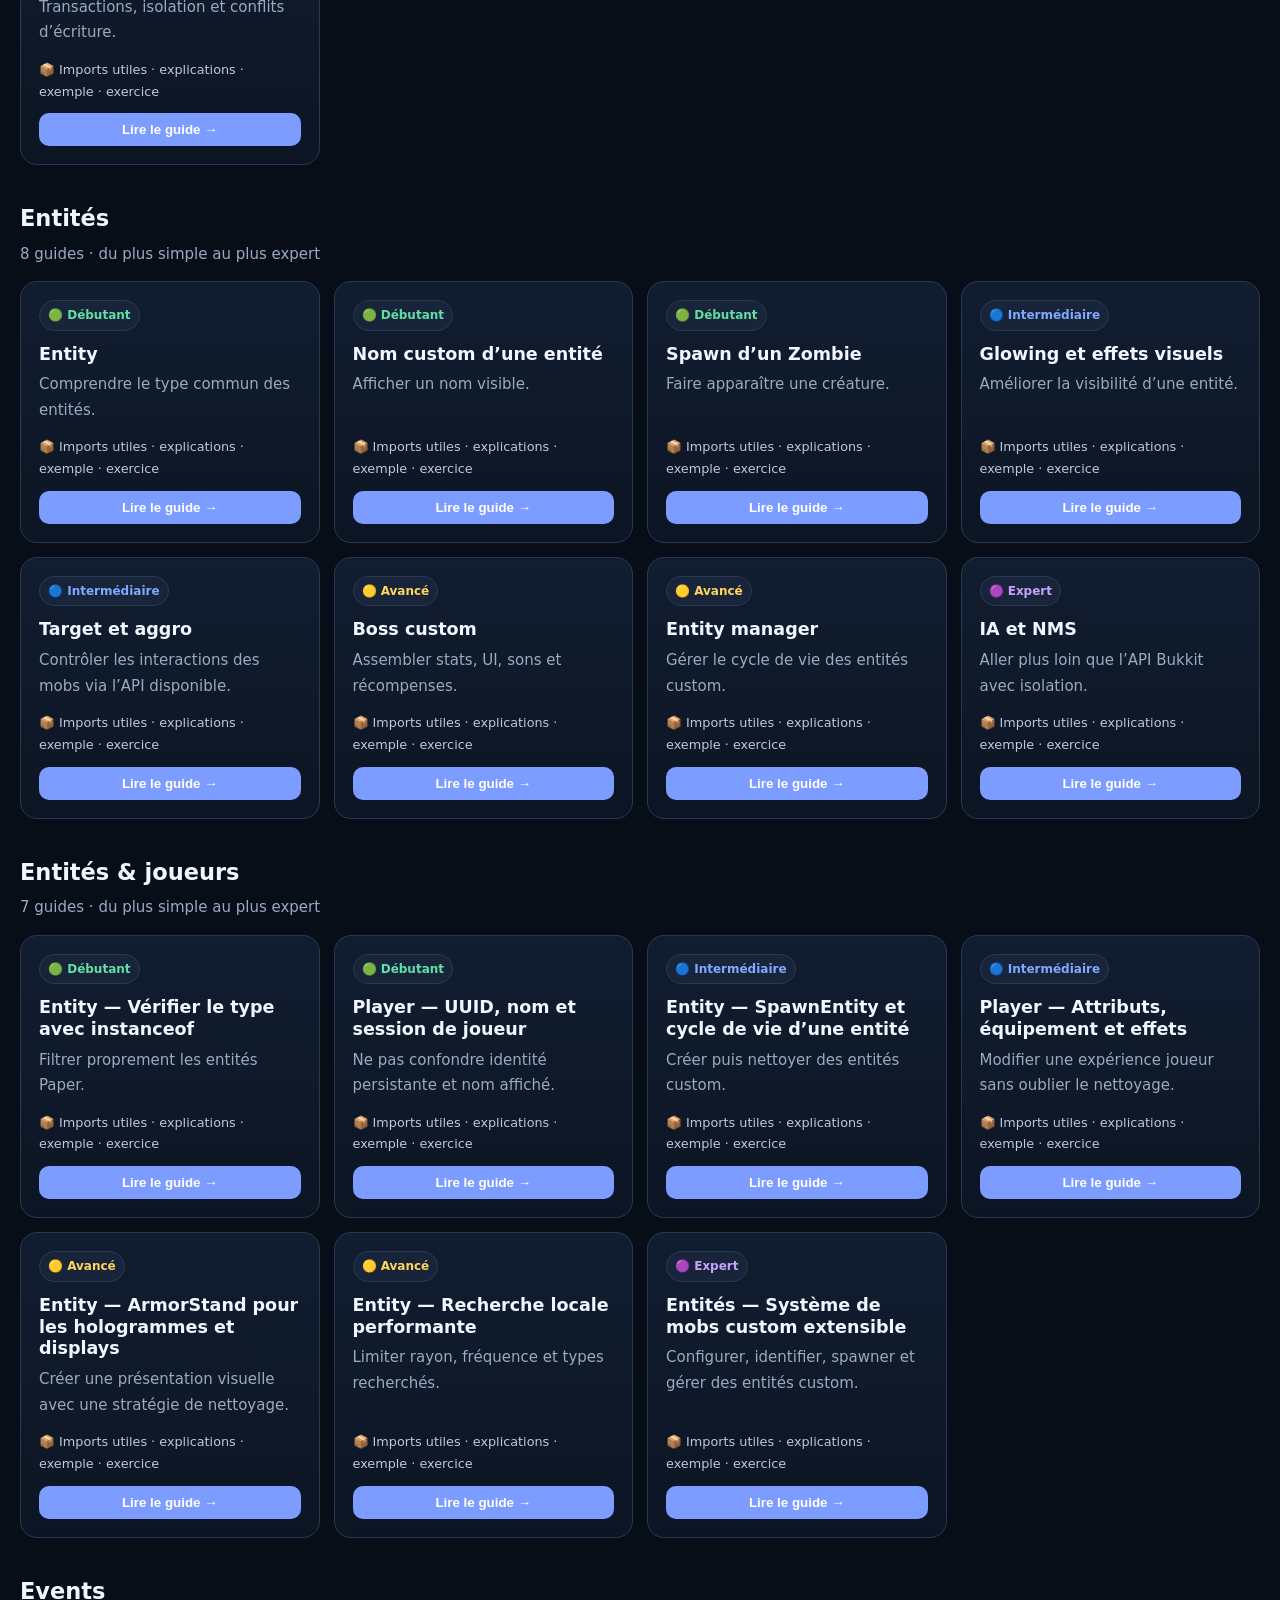
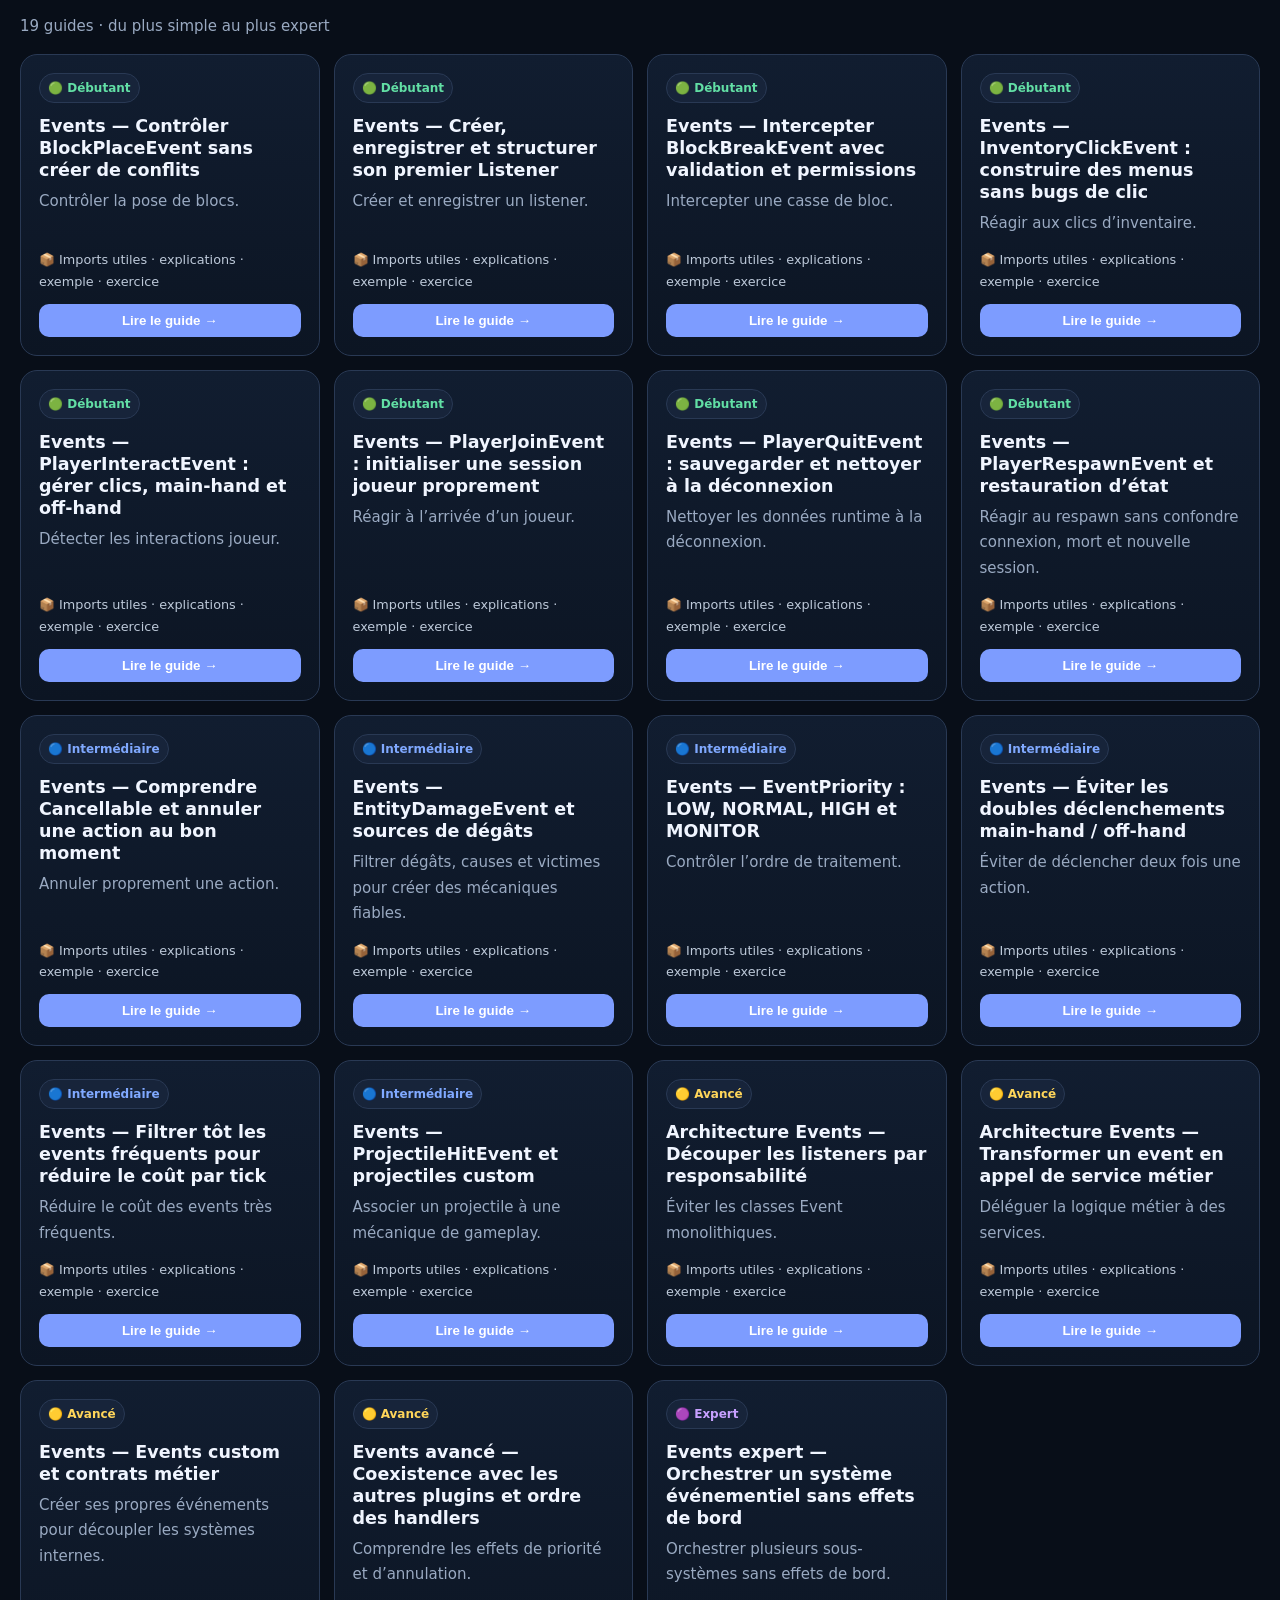
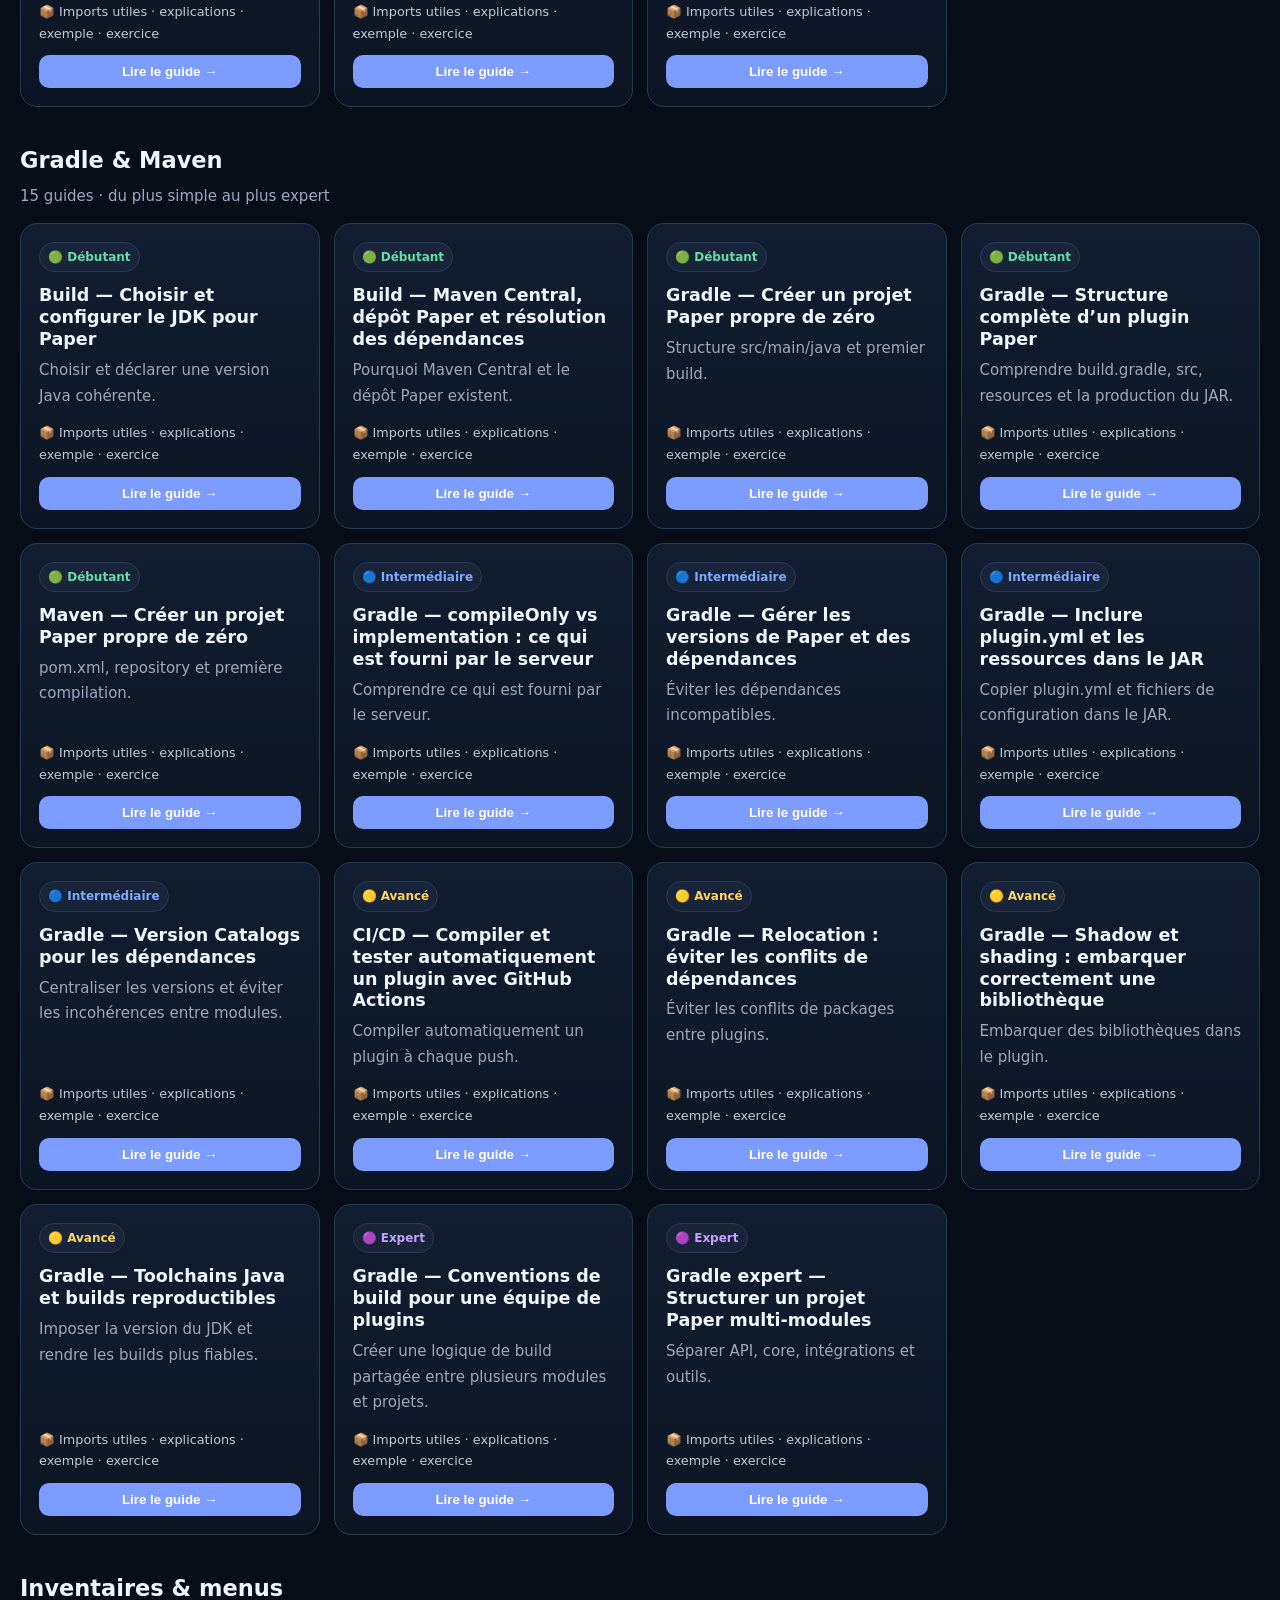
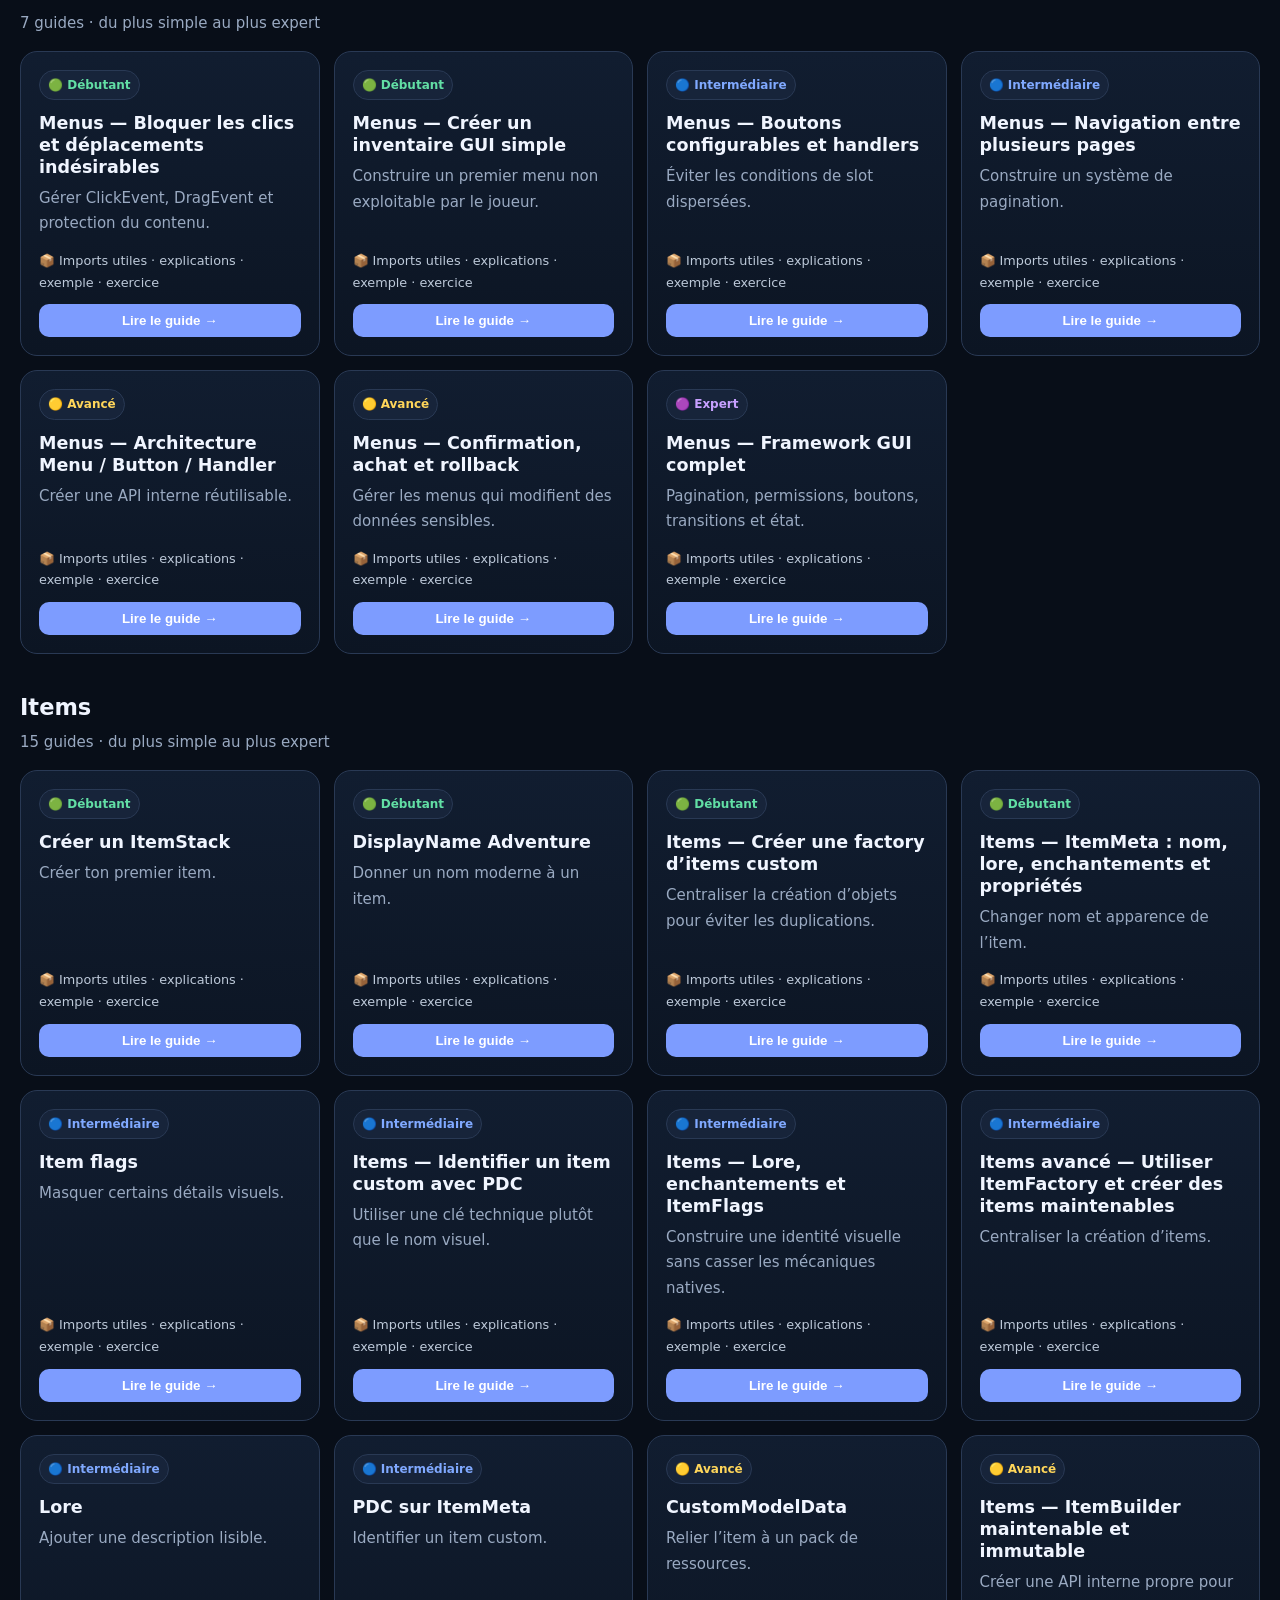
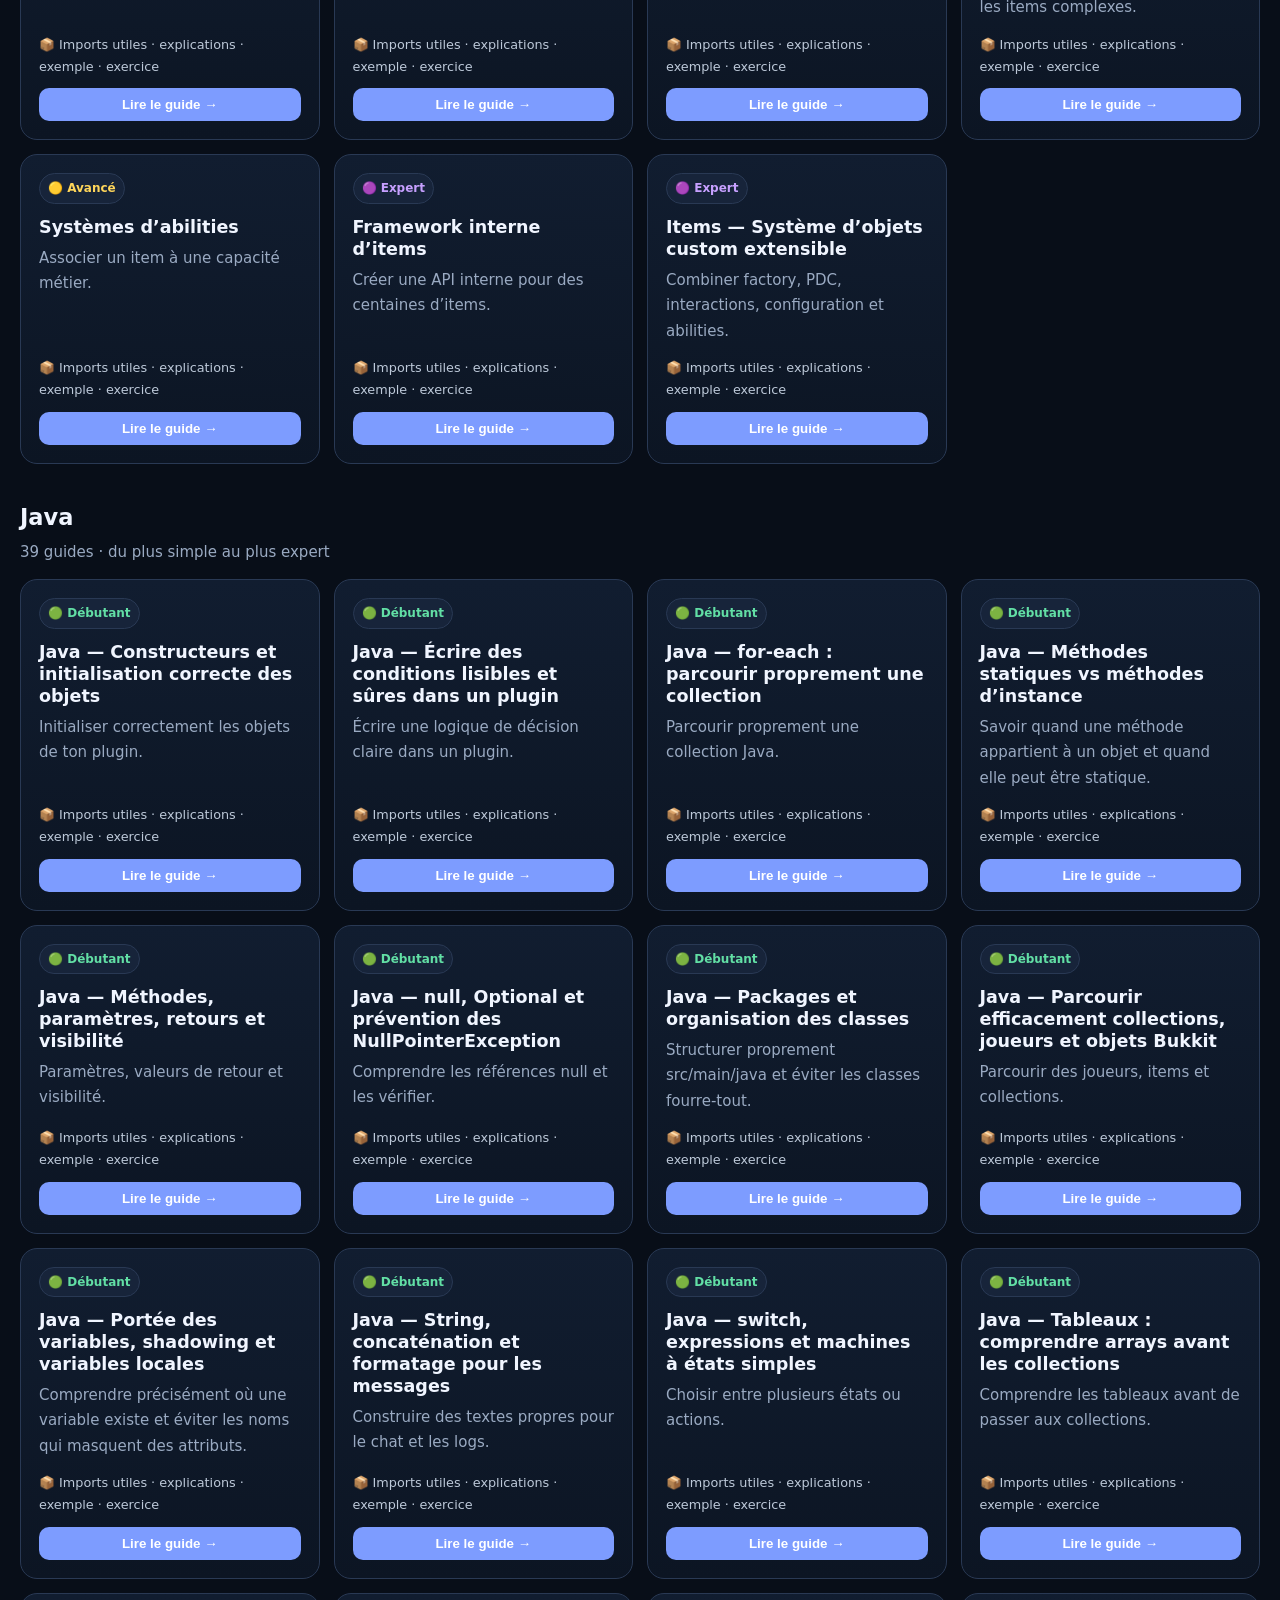
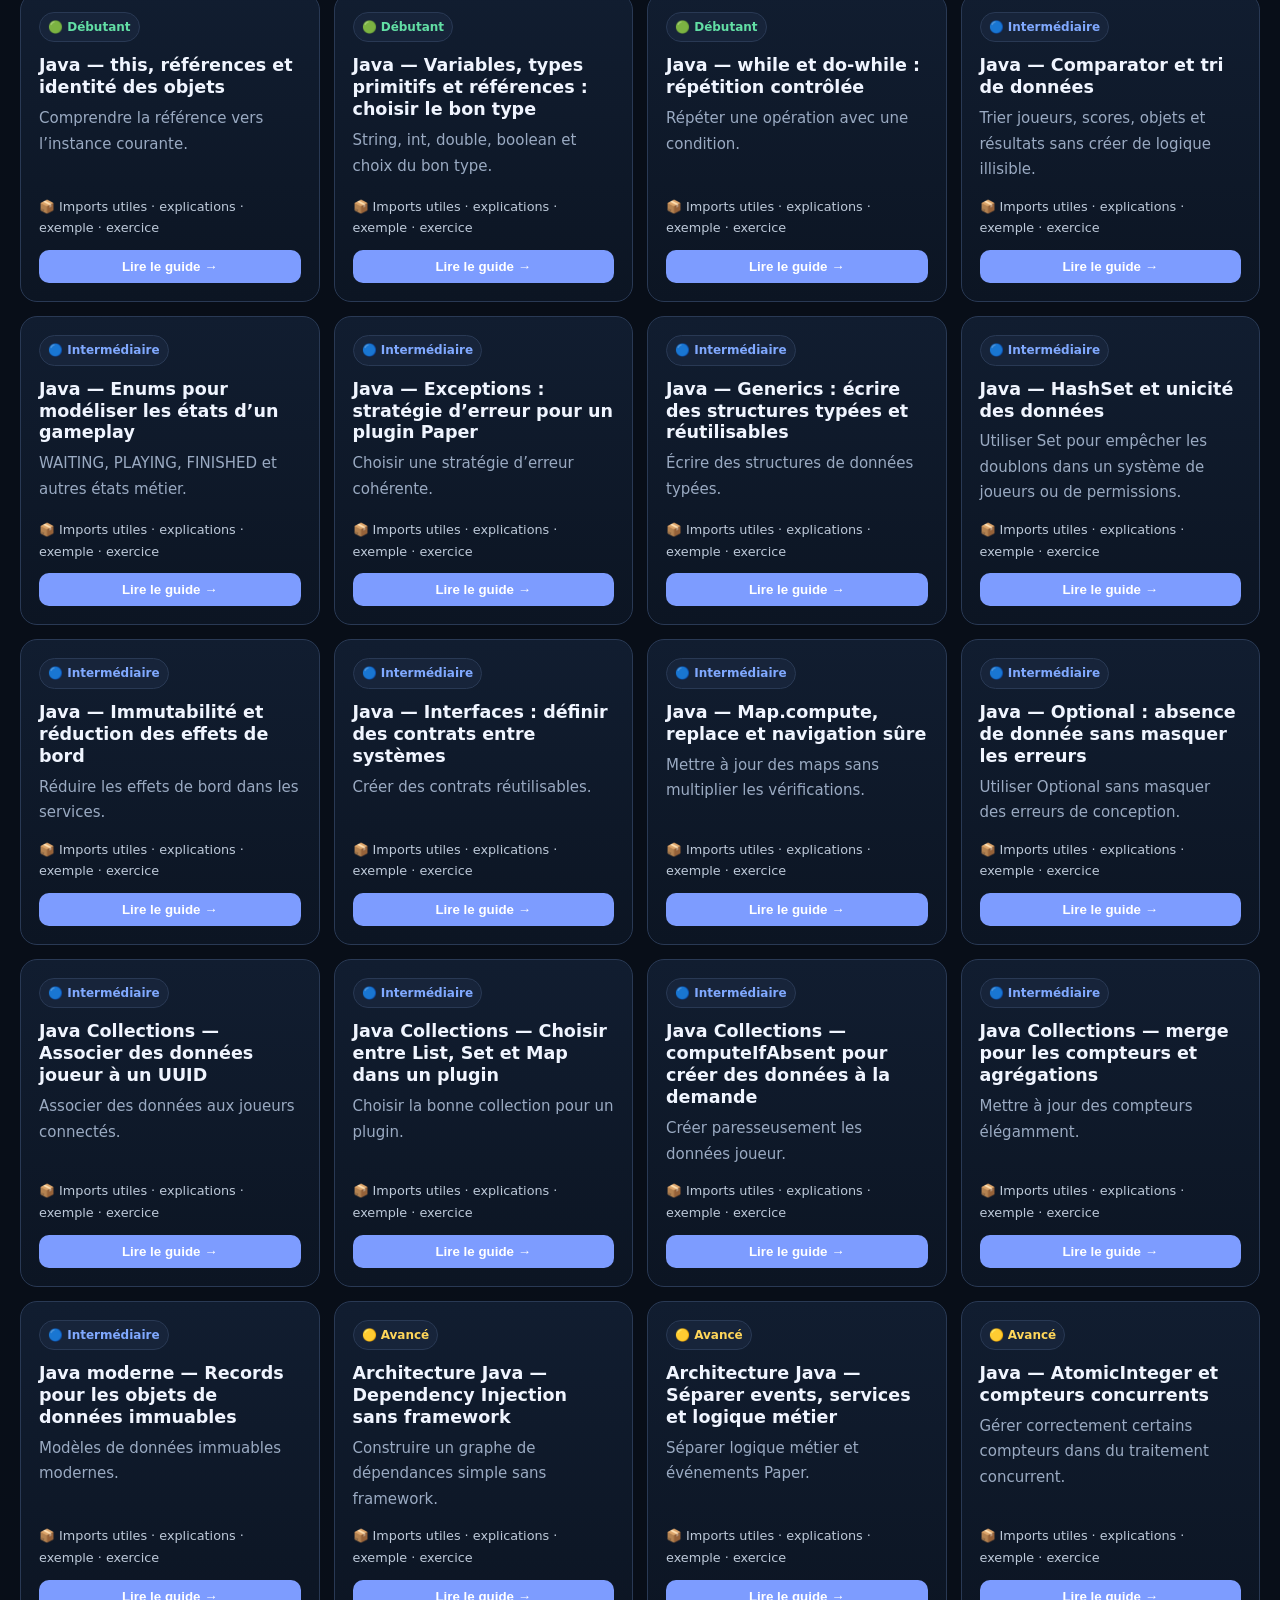
<file: guides.html>
<!doctype html>
<html lang="fr">
<head>
<meta charset="utf-8">
<meta name="viewport" content="width=device-width,initial-scale=1">
<title>Guides — PaperDev Academy</title>
<link rel="icon" href="paperdev-icon.svg">
<style>
:root{--bg:#080e18;--panel:#101a2a;--panel2:#17243a;--text:#f0f5ff;--muted:#9aaac2;--line:#293954;--accent:#7d9cff;--green:#62dfa5;--blue:#80a9ff;--yellow:#ffd65a;--purple:#c7a0ff}*{box-sizing:border-box}html{min-height:100%;overflow-y:scroll}body{margin:0;min-height:100vh;overflow-x:hidden;background:var(--bg);color:var(--text);font:15px/1.7 system-ui,-apple-system,Segoe UI,sans-serif}.top{position:sticky;top:0;z-index:20;background:#080e18f5;border-bottom:1px solid var(--line);padding:14px 5vw;display:flex;justify-content:space-between;align-items:center;gap:12px}.brand{font-weight:900}.back,.read,.nav{border:1px solid var(--line);background:var(--panel);color:var(--text);padding:9px 13px;border-radius:10px}.back:hover,.read:hover,.nav:hover{border-color:var(--accent)}main{width:min(1320px,100%);margin:auto;padding:42px 20px 100px}.hero{display:grid;grid-template-columns:1.4fr .6fr;gap:24px;align-items:end}.eyebrow{font-size:.75rem;letter-spacing:.15em;font-weight:900;color:var(--accent)}h1{font-size:clamp(2.5rem,6vw,5.3rem);line-height:.96;letter-spacing:-.055em;margin:10px 0 16px}.muted{color:var(--muted)}.stats{display:grid;grid-template-columns:1fr 1fr;gap:10px;background:var(--panel);border:1px solid var(--line);padding:16px;border-radius:18px}.stat{background:var(--panel2);padding:14px;border-radius:12px}.stat b{display:block;font-size:1.7rem}.toolbar{display:grid;grid-template-columns:1.5fr .7fr .7fr;gap:10px;margin:30px 0 15px}.field{width:100%;padding:12px 14px;background:var(--panel);color:var(--text);border:1px solid var(--line);border-radius:11px;outline:none}.field:focus{border-color:var(--accent)}.levels{display:flex;flex-wrap:wrap;gap:8px;margin-bottom:26px}.chip{background:var(--panel);border:1px solid var(--line);border-radius:999px;padding:6px 10px}.green{color:var(--green)}.blue{color:var(--blue)}.yellow{color:var(--yellow)}.purple{color:var(--purple)}.category{margin:34px 0}.category h2{margin:0}.sub{margin:4px 0 14px;color:var(--muted)}.grid{display:grid;grid-template-columns:repeat(auto-fill,minmax(280px,1fr));gap:14px}.card{background:linear-gradient(180deg,#111d30,#0c1523);border:1px solid var(--line);border-radius:17px;padding:18px;min-height:245px;display:flex;flex-direction:column}.tag{width:max-content;padding:4px 8px;border-radius:999px;border:1px solid var(--line);background:var(--panel2);font-size:.75rem;font-weight:800}.tag.beginner{color:var(--green)}.tag.intermediate{color:var(--blue)}.tag.advanced{color:var(--yellow)}.tag.expert{color:var(--purple)}.card h3{margin:13px 0 7px;line-height:1.25}.card p{margin:0;color:var(--muted)}.meta{margin-top:auto;padding-top:13px;font-size:.8rem;color:#bdc9d9}.read{margin-top:11px;width:100%;background:var(--accent);border:0;color:#fff;font-weight:850}.reader{display:none;width:min(1100px,100%);margin:auto;padding:20px 20px 100px}.reader.open{display:block}.reader-head{position:sticky;top:0;z-index:5;padding:10px 0;margin-bottom:18px;background:#080e18f5;display:flex;justify-content:space-between;align-items:center}.article{background:var(--panel);border:1px solid var(--line);border-radius:20px;padding:30px}.article h1{font-size:clamp(2rem,5vw,3.7rem)}.article h2{margin-top:30px;border-bottom:1px solid var(--line);padding-bottom:7px}.article p,.article li{color:#d7e1ef}.article pre{max-width:100%;overflow:auto;background:#060b13;border:1px solid var(--line);padding:17px;border-radius:12px;font:13px/1.65 ui-monospace,SFMono-Regular,Consolas,monospace}.note{border-left:4px solid var(--accent);background:var(--panel2);padding:14px 16px;border-radius:0 12px 12px 0;margin:14px 0}.imports{border-left-color:var(--green)}.checks{display:grid;gap:8px}.check{background:var(--panel2);padding:10px 12px;border-radius:9px}.navguides{display:flex;justify-content:space-between;gap:8px;margin-top:30px;padding-top:18px;border-top:1px solid var(--line)}.navguides button{background:var(--panel2);color:var(--text);border:1px solid var(--line);padding:10px 14px;border-radius:10px}.navguides button:disabled{opacity:.4}@media(max-width:820px){.hero,.toolbar{grid-template-columns:1fr}.article{padding:20px}}
</style>
</head>
<body>
<header class="top"><div class="brand">⛏️ PaperDev Academy — Guides</div><a class="back" href="index.html">← Retour aux cours</a></header>
<main id="library">
<section class="hero"><div><span class="eyebrow">BIBLIOTHÈQUE PAPER</span><h1>Des bases Java aux systèmes Paper experts.</h1><p class="muted">Des guides classés 🟢 Débutant, 🔵 Intermédiaire, 🟡 Avancé et 🟣 Expert. Chaque fiche fournit les imports utiles, explique les classes personnalisées et propose un exercice.</p></div><aside class="stats"><div class="stat"><b id="count">0</b><span class="muted">guides</span></div><div class="stat"><b id="cats">0</b><span class="muted">catégories</span></div><div class="stat"><b class="green">🟢</b><span class="muted">Débutant</span></div><div class="stat"><b class="purple">🟣</b><span class="muted">Expert</span></div></aside></section>
<div class="toolbar"><input id="search" class="field" type="search" placeholder="Rechercher une API, une classe ou un concept…"><select id="level" class="field"><option value="all">Tous les niveaux</option><option value="beginner">🟢 Débutant</option><option value="intermediate">🔵 Intermédiaire</option><option value="advanced">🟡 Avancé</option><option value="expert">🟣 Expert</option></select><select id="sort" class="field"><option value="level">Progression conseillée</option><option value="az">A → Z</option><option value="za">Z → A</option></select></div>
<div class="levels"><span class="chip green">🟢 Débutant</span><span class="chip blue">🔵 Intermédiaire</span><span class="chip yellow">🟡 Avancé</span><span class="chip purple">🟣 Expert</span></div>
<div id="content"></div><div id="empty" class="note" style="display:none">Aucun guide ne correspond à ta recherche.</div>
</main>
<section id="reader" class="reader" aria-label="Guide en lecture"><div class="reader-head"><button id="back" class="back" type="button">← Retour aux guides</button><span id="rlevel" class="tag"></span></div><article id="article" class="article"></article></section>
<script src="guides-library.js"></script>
<script src="guides-catalog-plus.js"></script>
<script src="guides-catalog-activate.js"></script>
<script src="guides-rich-content.js"></script>
<script>
const LEVELS={beginner:['Débutant','beginner','🟢'],intermediate:['Intermédiaire','intermediate','🔵'],advanced:['Avancé','advanced','🟡'],expert:['Expert','expert','🟣']};
const RANK={beginner:0,intermediate:1,advanced:2,expert:3};
const $=id=>document.getElementById(id);
const esc=s=>String(s).replace(/[&<>\"']/g,c=>({'&':'&amp;','<':'&lt;','>':'&gt;','\"':'&quot;',"'":'&#039;'}[c]));
function getList(){let q=$('search').value.trim().toLowerCase(),lv=$('level').value,sort=$('sort').value;const out=GUIDE_LIBRARY.filter(g=>(lv==='all'||g.level===lv)&&(!q||`${g.category} ${g.title} ${g.description} ${(g.imports||[]).join(' ')}`.toLowerCase().includes(q)));if(sort==='az')out.sort((a,b)=>a.title.localeCompare(b.title,'fr'));else if(sort==='za')out.sort((a,b)=>b.title.localeCompare(a.title,'fr'));else out.sort((a,b)=>RANK[a.level]-RANK[b.level]||a.category.localeCompare(b.category,'fr')||a.title.localeCompare(b.title,'fr'));return out}
function render(){const out=getList();$('count').textContent=GUIDE_LIBRARY.length;$('cats').textContent=new Set(GUIDE_LIBRARY.map(g=>g.category)).size;$('empty').style.display=out.length?'none':'block';const root=$('content');root.innerHTML='';for(const cat of [...new Set(out.map(g=>g.category))]){const arr=out.filter(g=>g.category===cat),sec=document.createElement('section');sec.className='category';sec.innerHTML=`<h2>${esc(cat)}</h2><p class="sub">${arr.length} guide${arr.length>1?'s':''} · du plus simple au plus expert</p><div class="grid">${arr.map((g)=>`<article class="card"><span class="tag ${g.level}">${LEVELS[g.level][2]} ${LEVELS[g.level][0]}</span><h3>${esc(g.title)}</h3><p>${esc(g.description)}</p><div class="meta">📦 Imports utiles · explications · exemple · exercice</div><button class="read" type="button" data-index="${GUIDE_LIBRARY.indexOf(g)}">Lire le guide →</button></article>`).join('')}</div>`;root.appendChild(sec)}}
function openGuide(index){const g=GUIDE_LIBRARY[Number(index)];if(!g)return;if(typeof window.openRichGuide==='function'){window.openRichGuide(g);return}$('library').style.display='none';$('reader').classList.add('open');$('article').innerHTML=`<div class="eyebrow">${esc(g.category)}</div><h1>${esc(g.title)}</h1><p>${esc(g.description)}</p>`;window.scrollTo(0,0)}
document.addEventListener('click',e=>{const b=e.target.closest?.('[data-index]');if(!b)return;e.preventDefault();openGuide(b.dataset.index)});
$('back').addEventListener('click',e=>{e.preventDefault();$('reader').classList.remove('open');$('library').style.display='block';window.scrollTo(0,0)});
['search','level','sort'].forEach(id=>$(id).addEventListener('input',render));render();
</script>
</body>
</html>
</file>
<file: styles.css>
@import url('https://fonts.googleapis.com/css2?family=Inter:wght@400;500;600;700;800&family=JetBrains+Mono:wght@400;600&display=swap');
:root{--bg:#09111f;--panel:#101a2d;--panel2:#17233b;--text:#eef4ff;--muted:#9ba9c4;--accent:#7f9cff;--accent2:#9f7cff;--ok:#4cdb9a;--bad:#ff6f82;--warning:#ffd166;--border:#263654;--shadow:0 18px 60px rgba(0,0,0,.25)}
*{box-sizing:border-box}html{scroll-behavior:smooth}body{margin:0;background:radial-gradient(circle at top right,#18284a 0,#09111f 42%),var(--bg);color:var(--text);font-family:Inter,system-ui,sans-serif;line-height:1.65}button,a{font:inherit}button{cursor:pointer}a{text-decoration:none;color:inherit}.hidden{display:none!important}.muted{color:var(--muted)}
.topbar{position:sticky;top:0;z-index:20;display:flex;justify-content:space-between;align-items:center;gap:20px;padding:16px clamp(18px,4vw,60px);background:rgba(9,17,31,.82);border-bottom:1px solid var(--border);backdrop-filter:blur(14px)}
.brand{font-weight:800;letter-spacing:-.03em}.topbar nav{display:flex;gap:8px;flex-wrap:wrap}.nav-btn,.back-btn{border:1px solid var(--border);background:var(--panel);color:var(--text);padding:9px 13px;border-radius:10px}.nav-btn:hover,.back-btn:hover{border-color:var(--accent)}
main{max-width:1180px;margin:auto;padding:38px 20px 80px}.hero{display:grid;grid-template-columns:1.5fr .8fr;gap:28px;align-items:end;padding:45px 0}.hero.compact{display:block;padding-bottom:25px}.hero h1{font-size:clamp(2.2rem,6vw,4.8rem);line-height:1.04;letter-spacing:-.045em;margin:10px 0 18px;max-width:900px}.hero p{font-size:1.08rem;max-width:780px;color:var(--muted)}.eyebrow{color:var(--accent);font-size:.78rem;font-weight:800;letter-spacing:.14em;text-transform:uppercase}.hero-progress{background:var(--panel);border:1px solid var(--border);border-radius:18px;padding:20px;box-shadow:var(--shadow)}
.progress{height:10px;background:#0b1323;border-radius:100px;overflow:hidden;margin-top:12px}.progress i{display:block;height:100%;width:0;background:linear-gradient(90deg,var(--accent),var(--accent2));transition:width .35s ease}.section-head{display:flex;justify-content:space-between;align-items:center;gap:20px;margin-bottom:16px}.section-head h2{margin:0}.skill-grid{display:grid;grid-template-columns:repeat(auto-fit,minmax(280px,1fr));gap:18px}.card{background:linear-gradient(180deg,rgba(16,26,45,.97),rgba(13,22,39,.97));border:1px solid var(--border);border-radius:20px;padding:22px;box-shadow:var(--shadow)}.skill-card{position:relative;overflow:hidden}.skill-icon{font-size:2rem}.skill-card h3{margin:8px 0 4px;font-size:1.35rem}.skill-card p{color:var(--muted);margin:5px 0 16px}.skill-meta{display:flex;justify-content:space-between;font-size:.9rem;color:var(--muted)}.primary{margin-top:16px;width:100%;border:0;padding:12px 16px;border-radius:12px;background:var(--accent);color:white;font-weight:800}.primary:hover{filter:brightness(1.08);transform:translateY(-1px)}
.theme-panel{margin-bottom:18px}.theme-actions{display:flex;gap:10px;margin-top:18px}.theme-option{display:flex;align-items:center;gap:12px;border:1px solid var(--border);background:var(--panel2);border-radius:14px;padding:14px;margin-bottom:10px;cursor:pointer;transition:.18s ease}.theme-option:hover{border-color:var(--accent)}.theme-option input{width:18px;height:18px;accent-color:var(--accent);cursor:pointer}.theme-option-icon{font-size:1.4rem}.theme-option span:last-child{display:flex;flex-direction:column}.theme-option small{color:var(--muted)}.compact-btn{width:auto;margin-top:0}.recommendation-panel{margin-bottom:24px}.recommendation-panel h2{margin:5px 0}.recommend-list{display:grid;grid-template-columns:repeat(auto-fit,minmax(230px,1fr));gap:10px;margin-top:15px}.recommend-item{display:grid;grid-template-columns:auto 1fr auto;gap:12px;align-items:center;text-align:left;border:1px solid var(--border);background:var(--panel2);color:var(--text);padding:13px;border-radius:12px}.recommend-item:hover{border-color:var(--accent);transform:translateY(-1px)}.recommend-item span:nth-child(2){display:flex;flex-direction:column}.recommend-item small{color:var(--muted)}.recommend-item b{font-size:1.1rem}.recommend-star{position:absolute;top:12px;right:14px;font-size:1.1rem;filter:drop-shadow(0 3px 8px rgba(0,0,0,.35))}.profile-grid{display:grid;grid-template-columns:repeat(auto-fit,minmax(250px,1fr));gap:16px}.tag-list{display:flex;flex-wrap:wrap;gap:7px;margin-top:12px}.profile-tag{background:var(--panel2);border:1px solid var(--border);border-radius:999px;padding:5px 10px;color:var(--text);font-size:.88rem}.profile-retest{width:auto;margin-top:18px}
.lesson-top{display:grid;grid-template-columns:auto 1fr auto;gap:20px;align-items:center;margin:10px 0 25px}.lesson-top h1{margin:3px 0 0;font-size:clamp(1.7rem,4vw,3rem);line-height:1.1}.pill{border:1px solid var(--border);background:var(--panel);border-radius:999px;padding:7px 12px;color:var(--muted);white-space:nowrap}.lesson-layout{display:grid;grid-template-columns:250px 1fr;gap:18px}.lesson-sidebar{height:max-content;position:sticky;top:92px}.lesson-sidebar h3{margin-top:0}.level-btn{display:block;width:100%;text-align:left;border:1px solid transparent;background:transparent;color:var(--muted);border-radius:10px;padding:10px 12px;margin:4px 0}.level-btn:hover{background:var(--panel2);color:var(--text)}.level-btn.current{background:var(--panel2);border-color:var(--accent);color:var(--text)}.level-btn.done{color:var(--ok)}.level-btn.locked{opacity:.45;cursor:not-allowed}.lesson-main h2{margin-top:0;font-size:2rem}.lesson-main p{color:#d9e2f2}.code-wrap{position:relative;margin:22px 0}.copy-btn{position:absolute;right:10px;top:10px;border:1px solid var(--border);background:#0f1829;color:var(--muted);padding:6px 10px;border-radius:8px;font-size:.8rem}.copy-btn:hover{color:var(--text)}pre{margin:0;background:#070d18;border:1px solid var(--border);border-radius:14px;padding:20px;overflow:auto;font:14px/1.65 'JetBrains Mono',monospace}.tip{border-left:4px solid var(--accent);background:var(--panel2);padding:14px 16px;border-radius:0 12px 12px 0;margin:20px 0}.quiz{margin-top:28px;padding-top:24px;border-top:1px solid var(--border)}.quiz h3{margin-top:0}.answer-grid{display:grid;gap:10px;margin-top:15px}.answer{border:1px solid var(--border);background:var(--panel2);color:var(--text);padding:13px 14px;border-radius:12px;text-align:left}.answer:hover:not(:disabled){border-color:var(--accent);transform:translateX(2px)}.answer.correct{border-color:var(--ok)}.answer.wrong{border-color:var(--bad)}.answer:disabled{cursor:default}.quiz-result{min-height:32px;margin-top:12px;font-weight:700}.result-ok{color:var(--ok)}.result-bad{color:var(--bad)}.next-btn{margin-top:15px;border:0;background:var(--ok);color:#08120e;padding:11px 15px;border-radius:11px;font-weight:800}.next-btn:hover{filter:brightness(1.06)}
.stats-grid{display:grid;grid-template-columns:repeat(auto-fit,minmax(180px,1fr));gap:16px;margin-bottom:18px}.stat{font-size:1.9rem;font-weight:800;margin-top:4px}.history-row{display:flex;justify-content:space-between;gap:16px;padding:12px 0;border-bottom:1px solid var(--border)}.history-row:last-child{border-bottom:0}footer{text-align:center;color:var(--muted);border-top:1px solid var(--border);padding:28px 20px}.toast{position:fixed;right:20px;bottom:20px;background:#111c30;border:1px solid var(--border);box-shadow:var(--shadow);border-radius:12px;padding:12px 16px;transform:translateY(30px);opacity:0;pointer-events:none;transition:.25s;z-index:100}.toast.show{transform:translateY(0);opacity:1}
.modal{position:fixed;inset:0;z-index:200;display:grid;place-items:center;padding:20px}.modal-backdrop{position:absolute;inset:0;background:rgba(3,7,15,.76);backdrop-filter:blur(8px)}.modal-card{position:relative;width:min(720px,100%);max-height:min(760px,92vh);overflow:auto;background:var(--panel);border:1px solid var(--border);border-radius:24px;padding:28px;box-shadow:0 30px 100px rgba(0,0,0,.45)}.modal-card h2{font-size:1.9rem;line-height:1.15;margin:8px 0 10px}.modal-progress{height:7px;background:#0a1220;border-radius:99px;overflow:hidden;margin-bottom:22px}.modal-progress i{display:block;height:100%;width:0;background:linear-gradient(90deg,var(--accent),var(--accent2));transition:width .25s}.assessment-option{display:flex;align-items:center;gap:12px;background:var(--panel2);border:1px solid var(--border);border-radius:13px;padding:14px;margin:9px 0;cursor:pointer;transition:.18s}.assessment-option:hover,.assessment-option.selected{border-color:var(--accent)}.assessment-option input{width:18px;height:18px;accent-color:var(--accent);flex:none}.assessment-choice{display:flex;width:100%;align-items:center;gap:14px;text-align:left;border:1px solid var(--border);background:var(--panel2);color:var(--text);border-radius:14px;padding:15px 16px;margin:9px 0;transition:.18s ease}.assessment-choice:hover{border-color:var(--accent);transform:translateY(-1px)}.assessment-choice.selected{border-color:var(--accent);background:#1d2c4a;box-shadow:0 0 0 1px rgba(127,156,255,.15) inset}.assessment-choice-check{width:24px;height:24px;border-radius:7px;display:grid;place-items:center;flex:none;border:1px solid var(--border);background:#0b1323;color:var(--ok);font-weight:900}.assessment-choice.selected .assessment-choice-check{border-color:var(--accent);background:#23365a}.modal-actions{display:flex;justify-content:space-between;gap:12px;margin-top:22px}.modal-actions .compact-btn{min-width:125px}.modal-actions .nav-btn:disabled{opacity:.35;cursor:not-allowed}
@media(max-width:800px){.hero{grid-template-columns:1fr}.lesson-layout{grid-template-columns:1fr}.lesson-sidebar{position:static}.lesson-top{grid-template-columns:1fr}.lesson-top .back-btn{width:max-content}.topbar{align-items:flex-start;flex-direction:column}.topbar nav{width:100%}.nav-btn{flex:1}.theme-actions{flex-direction:column}.theme-actions .nav-btn,.theme-actions .primary{width:100%}.modal-card{padding:22px}}
</file>
<file: dashboard.css>
.progress-hero{overflow:hidden;position:relative}.progress-hero-main{display:flex;justify-content:space-between;align-items:center;gap:24px}.big-progress-number{font-size:clamp(3rem,8vw,5.5rem);font-weight:800;line-height:1;margin:8px 0}.progress-circle{width:120px;height:120px;border-radius:50%;background:conic-gradient(var(--accent) var(--pct),#0b1323 0);display:grid;place-items:center;position:relative;flex:none}.progress-circle::before{content:'';position:absolute;inset:10px;border-radius:50%;background:var(--panel)}.progress-circle span{position:relative;font-size:1.2rem;font-weight:800}.dashboard-stats{display:grid;grid-template-columns:repeat(4,1fr);gap:14px;margin:18px 0}.dash-stat{display:flex;align-items:center;gap:12px}.dash-stat-icon{font-size:1.7rem}.dash-stat small{display:block;color:var(--muted)}.dash-stat strong{display:block;font-size:1.35rem}.dashboard-columns{display:grid;grid-template-columns:1.35fr .8fr;gap:18px;margin-bottom:18px}.dash-course{display:flex;align-items:center;gap:13px;padding:12px 0;border-bottom:1px solid var(--border)}.dash-course:last-child{border-bottom:0}.dash-course-icon{font-size:1.5rem;width:35px;text-align:center}.dash-course-info{flex:1;min-width:0}.dash-course-head{display:flex;justify-content:space-between;gap:15px;margin-bottom:7px}.dash-course-head span{color:var(--muted);font-size:.88rem}.dash-course .progress{margin-top:0;height:8px}.next-badge{display:flex;align-items:center;gap:15px;padding:16px;background:var(--panel2);border:1px solid var(--border);border-radius:14px}.next-badge>span{font-size:2.6rem}.next-badge p{margin:5px 0 0}.mini-progress{margin-top:17px}.mini-progress-label{display:flex;justify-content:space-between;color:var(--muted);font-size:.9rem;margin-bottom:7px}.badge-section{margin-bottom:18px}.badge-count{padding:7px 11px;background:var(--panel2);border:1px solid var(--border);border-radius:999px;color:var(--muted)}.badge-grid{display:grid;grid-template-columns:repeat(auto-fit,minmax(245px,1fr));gap:12px}.badge-card{position:relative;display:flex;align-items:center;gap:13px;min-height:92px;padding:14px;border:1px solid var(--border);background:var(--panel2);border-radius:16px;transition:.2s}.badge-card.earned{border-color:rgba(127,156,255,.75);box-shadow:0 10px 30px rgba(127,156,255,.08)}.badge-card.locked{opacity:.45;filter:saturate(.45)}.badge-card:hover{transform:translateY(-2px)}.badge-icon{font-size:2.15rem;min-width:42px;text-align:center}.badge-card strong{display:block}.badge-card p{margin:3px 0 0;color:var(--muted);font-size:.85rem;line-height:1.4}.badge-state{position:absolute;right:10px;top:10px;font-size:.68rem;text-transform:uppercase;letter-spacing:.08em;color:var(--muted)}.badge-card.earned .badge-state{color:var(--ok)}.activity-section{margin-bottom:18px}.activity-row{display:flex;justify-content:space-between;gap:16px;padding:11px 0;border-bottom:1px solid var(--border)}.activity-row:last-child{border-bottom:0}.activity-row time{color:var(--muted);white-space:nowrap;font-size:.85rem}@media(max-width:900px){.dashboard-stats{grid-template-columns:repeat(2,1fr)}.dashboard-columns{grid-template-columns:1fr}}@media(max-width:520px){.progress-hero-main{align-items:flex-start}.progress-circle{width:90px;height:90px}.dashboard-stats{grid-template-columns:1fr}.activity-row{flex-direction:column;gap:4px}.badge-state{position:static;margin-left:auto}.badge-card{padding-top:17px}}
</file>
<file: badge-style.css>
.badge-grid-v2{display:grid;grid-template-columns:repeat(auto-fit,minmax(270px,1fr));gap:14px}.badge-card-v2{position:relative;display:grid;grid-template-columns:72px 1fr;gap:14px;align-items:center;min-height:108px;padding:15px 16px;border:1px solid var(--border);border-radius:18px;background:linear-gradient(145deg,rgba(19,32,54,.98),rgba(11,19,34,.98));overflow:hidden}.badge-card-v2.earned{border-color:rgba(127,156,255,.45);box-shadow:0 12px 34px rgba(0,0,0,.18)}.badge-card-v2.locked{opacity:.62;filter:saturate(.55)}.badge-art{display:grid;place-items:center;width:70px;height:70px;border-radius:20px;background:rgba(127,156,255,.06);border:1px solid rgba(127,156,255,.12)}.badge-art svg{width:58px;height:58px;filter:drop-shadow(0 6px 14px rgba(127,156,255,.18))}.badge-copy strong{display:block;font-size:1.02rem}.badge-copy p{margin:5px 0 0;color:var(--muted);font-size:.88rem;line-height:1.45}.badge-pill{position:absolute;top:10px;right:11px;padding:3px 8px;border-radius:999px;border:1px solid var(--border);background:rgba(255,255,255,.03);font-size:.7rem;color:var(--muted)}.badge-card-v2.earned .badge-pill{color:var(--ok);border-color:rgba(76,219,154,.35)}.streak-hero{display:flex;align-items:center;gap:16px;padding:14px 0}.streak-flame{width:80px;height:80px;border-radius:24px;display:grid;place-items:center;background:linear-gradient(145deg,rgba(255,177,80,.1),rgba(127,156,255,.06));border:1px solid rgba(255,177,80,.15)}.streak-flame svg{width:64px;height:64px}.dash-stat{position:relative;display:flex;align-items:center;gap:13px}.dash-stat em{position:absolute;right:14px;bottom:12px;font-size:.68rem;color:var(--muted);font-style:normal;text-transform:uppercase;letter-spacing:.08em}.badge-count{padding:7px 11px;border:1px solid var(--border);border-radius:999px;color:var(--muted)}
@media(max-width:650px){.badge-card-v2{grid-template-columns:62px 1fr}.badge-art{width:60px;height:60px}.badge-art svg{width:50px;height:50px}.badge-pill{position:static;grid-column:2;width:max-content;margin-top:-4px}}
</file>
<file: course-depth.css>
.lesson-main > p{white-space:pre-line;line-height:1.8;color:#dfe8f7}.lesson-main .tip{white-space:pre-line;line-height:1.75}.lesson-main .code-wrap{margin-top:24px;margin-bottom:24px}.lesson-main .course-section{margin-top:22px;padding:18px;border:1px solid var(--border);border-radius:14px;background:rgba(23,35,59,.55)}.lesson-main .course-section h3{margin:0 0 8px}.lesson-main .learning-objective{display:flex;gap:10px;align-items:flex-start;margin:12px 0;color:var(--muted)}
</file>
<file: ui-polish.css>
/* Finition UI — panneau des thèmes et recommandations */
.theme-panel {
  margin-bottom: 20px;
  padding: 26px 28px;
  display: grid;
  grid-template-columns: minmax(0, 1fr) auto;
  gap: 24px;
  align-items: center;
  background:
    radial-gradient(circle at 0% 0%, rgba(127,156,255,.12), transparent 42%),
    linear-gradient(135deg, rgba(23,35,59,.98), rgba(13,22,39,.98));
}

.theme-panel > div:first-child {
  min-width: 0;
  display: grid;
  gap: 5px;
}

.theme-panel .eyebrow {
  display: block;
  margin-bottom: 2px;
}

.theme-panel strong {
  display: block;
  font-size: clamp(1.2rem, 2.2vw, 1.55rem);
  line-height: 1.25;
  letter-spacing: -.02em;
}

.theme-panel .muted {
  margin: 2px 0 0;
  max-width: 650px;
  font-size: .96rem;
}

.theme-panel > .nav-btn {
  width: auto;
  min-width: 150px;
  justify-self: end;
  white-space: nowrap;
  padding: 11px 16px;
  background: rgba(16,26,45,.72);
}

.recommendation-panel:empty {
  display: none;
}

.recommendation-panel {
  margin-bottom: 26px;
  padding: 22px;
}

.recommendation-panel:has(h2) {
  background:
    radial-gradient(circle at 100% 0%, rgba(159,124,255,.10), transparent 38%),
    linear-gradient(135deg, rgba(16,26,45,.98), rgba(13,22,39,.98));
}

@media (max-width: 720px) {
  .theme-panel {
    grid-template-columns: 1fr;
    gap: 16px;
    padding: 22px;
  }

  .theme-panel > .nav-btn {
    width: 100%;
    justify-self: stretch;
  }
}
</file>
